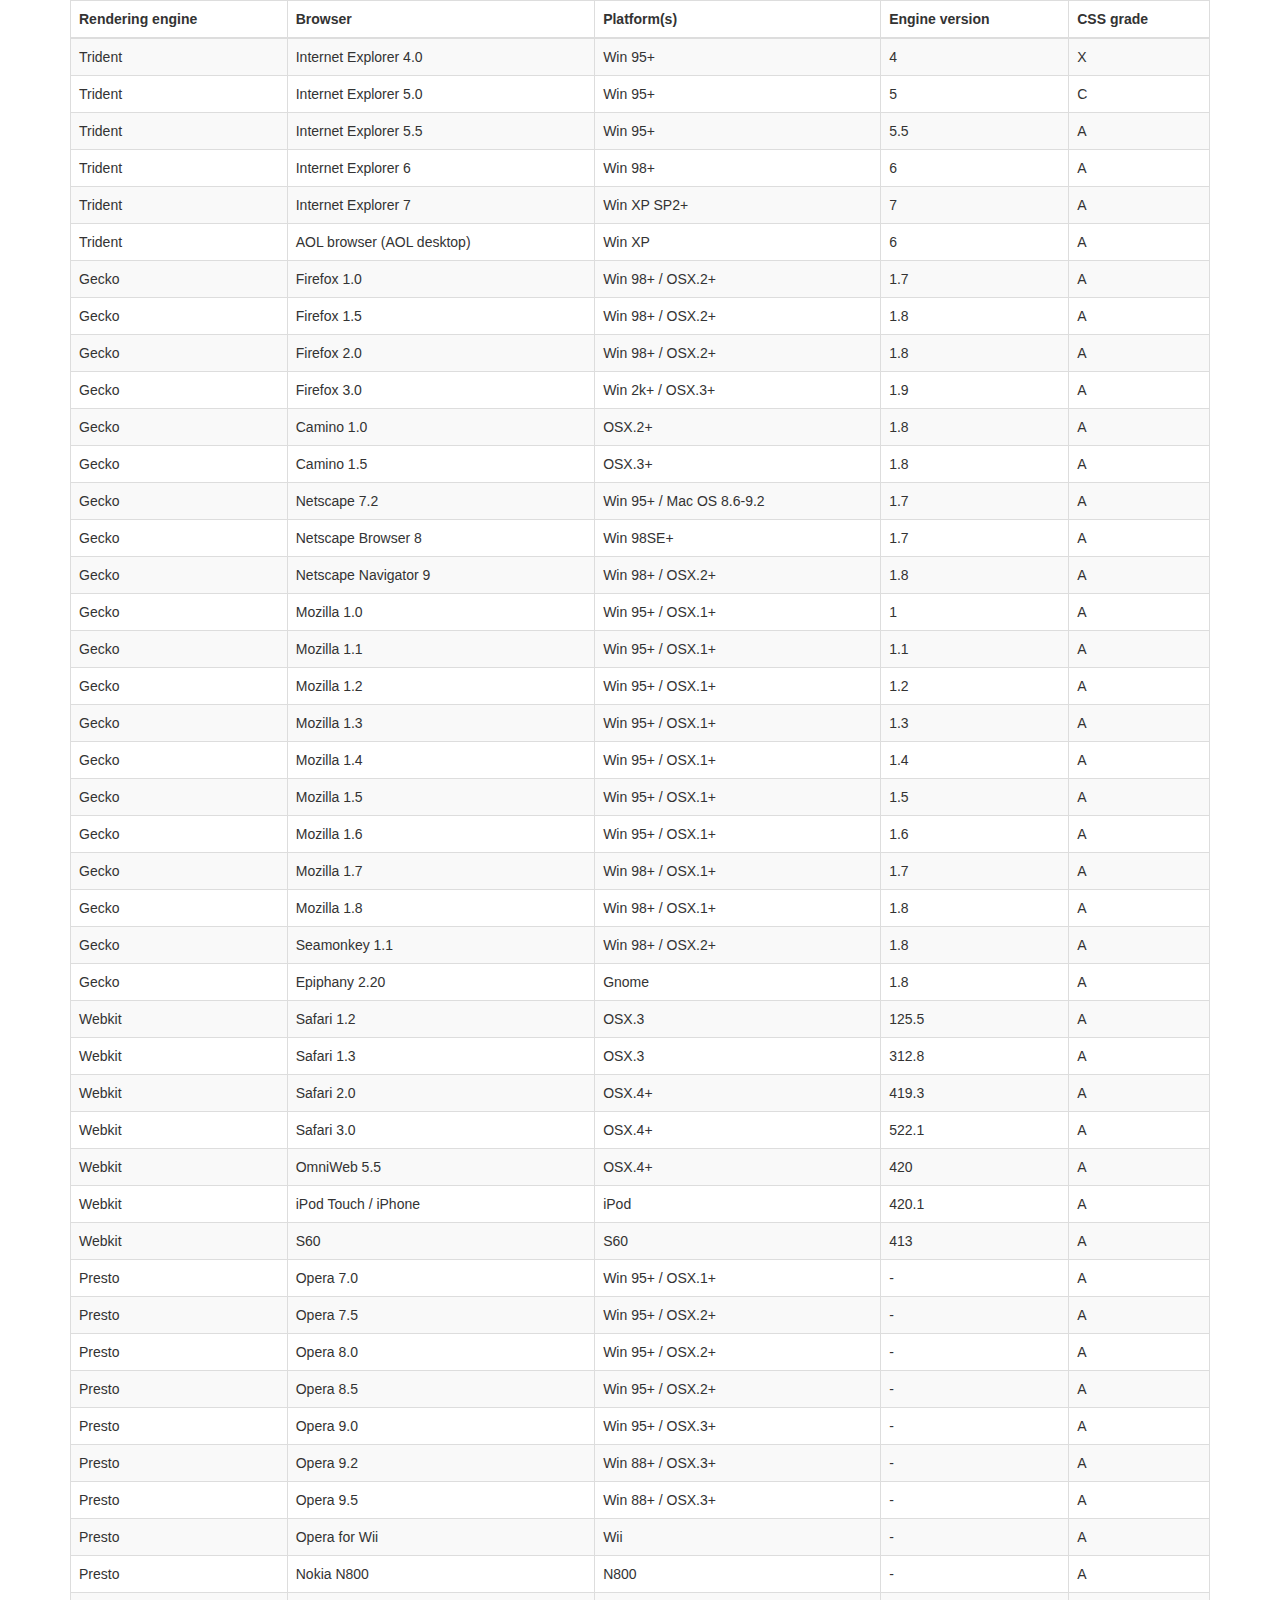
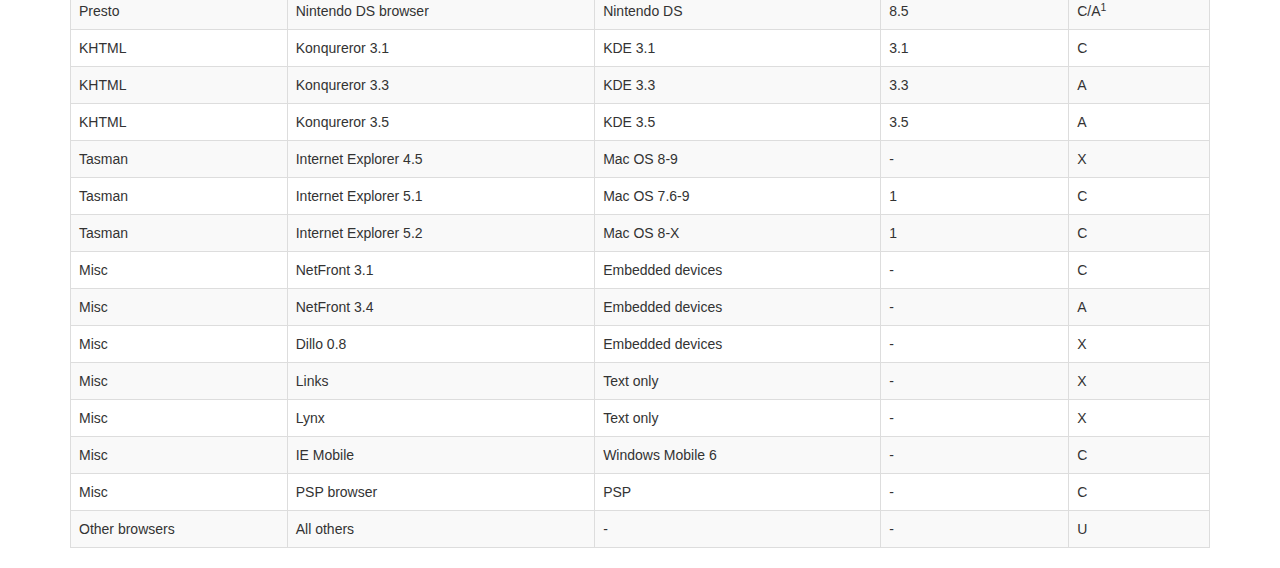
<file: web/lib/vendor/datatables-plugins/index.html>
<!DOCTYPE HTML PUBLIC "-//W3C//DTD HTML 4.01//EN" "http://www.w3.org/TR/html4/strict.dtd">
<html>
	<head>
		<meta http-equiv="content-type" content="text/html; charset=utf-8" />
		
		<title>DataTables Bootstrap 3 example</title>

		<link rel="stylesheet" type="text/css" href="//maxcdn.bootstrapcdn.com/bootstrap/3.3.0/css/bootstrap.min.css">
		<link rel="stylesheet" type="text/css" href="dataTables.bootstrap.css">

		<script type="text/javascript" language="javascript" src="//code.jquery.com/jquery-1.11.1.min.js"></script>
		<script type="text/javascript" language="javascript" src="//cdn.datatables.net/1.10.3/js/jquery.dataTables.min.js"></script>
		<script type="text/javascript" language="javascript" src="dataTables.bootstrap.js"></script>
		<script type="text/javascript" charset="utf-8">
			$(document).ready(function() {
				$('#example').dataTable();
			} );
		</script>
	</head>
	<body>
		<div class="container">
			
<table cellpadding="0" cellspacing="0" border="0" class="table table-striped table-bordered" id="example">
	<thead>
		<tr>
			<th>Rendering engine</th>
			<th>Browser</th>
			<th>Platform(s)</th>
			<th>Engine version</th>
			<th>CSS grade</th>
		</tr>
	</thead>
	<tbody>
		<tr class="odd gradeX">
			<td>Trident</td>
			<td>Internet
				 Explorer 4.0</td>
			<td>Win 95+</td>
			<td class="center"> 4</td>
			<td class="center">X</td>
		</tr>
		<tr class="even gradeC">
			<td>Trident</td>
			<td>Internet
				 Explorer 5.0</td>
			<td>Win 95+</td>
			<td class="center">5</td>
			<td class="center">C</td>
		</tr>
		<tr class="odd gradeA">
			<td>Trident</td>
			<td>Internet
				 Explorer 5.5</td>
			<td>Win 95+</td>
			<td class="center">5.5</td>
			<td class="center">A</td>
		</tr>
		<tr class="even gradeA">
			<td>Trident</td>
			<td>Internet
				 Explorer 6</td>
			<td>Win 98+</td>
			<td class="center">6</td>
			<td class="center">A</td>
		</tr>
		<tr class="odd gradeA">
			<td>Trident</td>
			<td>Internet Explorer 7</td>
			<td>Win XP SP2+</td>
			<td class="center">7</td>
			<td class="center">A</td>
		</tr>
		<tr class="even gradeA">
			<td>Trident</td>
			<td>AOL browser (AOL desktop)</td>
			<td>Win XP</td>
			<td class="center">6</td>
			<td class="center">A</td>
		</tr>
		<tr class="gradeA">
			<td>Gecko</td>
			<td>Firefox 1.0</td>
			<td>Win 98+ / OSX.2+</td>
			<td class="center">1.7</td>
			<td class="center">A</td>
		</tr>
		<tr class="gradeA">
			<td>Gecko</td>
			<td>Firefox 1.5</td>
			<td>Win 98+ / OSX.2+</td>
			<td class="center">1.8</td>
			<td class="center">A</td>
		</tr>
		<tr class="gradeA">
			<td>Gecko</td>
			<td>Firefox 2.0</td>
			<td>Win 98+ / OSX.2+</td>
			<td class="center">1.8</td>
			<td class="center">A</td>
		</tr>
		<tr class="gradeA">
			<td>Gecko</td>
			<td>Firefox 3.0</td>
			<td>Win 2k+ / OSX.3+</td>
			<td class="center">1.9</td>
			<td class="center">A</td>
		</tr>
		<tr class="gradeA">
			<td>Gecko</td>
			<td>Camino 1.0</td>
			<td>OSX.2+</td>
			<td class="center">1.8</td>
			<td class="center">A</td>
		</tr>
		<tr class="gradeA">
			<td>Gecko</td>
			<td>Camino 1.5</td>
			<td>OSX.3+</td>
			<td class="center">1.8</td>
			<td class="center">A</td>
		</tr>
		<tr class="gradeA">
			<td>Gecko</td>
			<td>Netscape 7.2</td>
			<td>Win 95+ / Mac OS 8.6-9.2</td>
			<td class="center">1.7</td>
			<td class="center">A</td>
		</tr>
		<tr class="gradeA">
			<td>Gecko</td>
			<td>Netscape Browser 8</td>
			<td>Win 98SE+</td>
			<td class="center">1.7</td>
			<td class="center">A</td>
		</tr>
		<tr class="gradeA">
			<td>Gecko</td>
			<td>Netscape Navigator 9</td>
			<td>Win 98+ / OSX.2+</td>
			<td class="center">1.8</td>
			<td class="center">A</td>
		</tr>
		<tr class="gradeA">
			<td>Gecko</td>
			<td>Mozilla 1.0</td>
			<td>Win 95+ / OSX.1+</td>
			<td class="center">1</td>
			<td class="center">A</td>
		</tr>
		<tr class="gradeA">
			<td>Gecko</td>
			<td>Mozilla 1.1</td>
			<td>Win 95+ / OSX.1+</td>
			<td class="center">1.1</td>
			<td class="center">A</td>
		</tr>
		<tr class="gradeA">
			<td>Gecko</td>
			<td>Mozilla 1.2</td>
			<td>Win 95+ / OSX.1+</td>
			<td class="center">1.2</td>
			<td class="center">A</td>
		</tr>
		<tr class="gradeA">
			<td>Gecko</td>
			<td>Mozilla 1.3</td>
			<td>Win 95+ / OSX.1+</td>
			<td class="center">1.3</td>
			<td class="center">A</td>
		</tr>
		<tr class="gradeA">
			<td>Gecko</td>
			<td>Mozilla 1.4</td>
			<td>Win 95+ / OSX.1+</td>
			<td class="center">1.4</td>
			<td class="center">A</td>
		</tr>
		<tr class="gradeA">
			<td>Gecko</td>
			<td>Mozilla 1.5</td>
			<td>Win 95+ / OSX.1+</td>
			<td class="center">1.5</td>
			<td class="center">A</td>
		</tr>
		<tr class="gradeA">
			<td>Gecko</td>
			<td>Mozilla 1.6</td>
			<td>Win 95+ / OSX.1+</td>
			<td class="center">1.6</td>
			<td class="center">A</td>
		</tr>
		<tr class="gradeA">
			<td>Gecko</td>
			<td>Mozilla 1.7</td>
			<td>Win 98+ / OSX.1+</td>
			<td class="center">1.7</td>
			<td class="center">A</td>
		</tr>
		<tr class="gradeA">
			<td>Gecko</td>
			<td>Mozilla 1.8</td>
			<td>Win 98+ / OSX.1+</td>
			<td class="center">1.8</td>
			<td class="center">A</td>
		</tr>
		<tr class="gradeA">
			<td>Gecko</td>
			<td>Seamonkey 1.1</td>
			<td>Win 98+ / OSX.2+</td>
			<td class="center">1.8</td>
			<td class="center">A</td>
		</tr>
		<tr class="gradeA">
			<td>Gecko</td>
			<td>Epiphany 2.20</td>
			<td>Gnome</td>
			<td class="center">1.8</td>
			<td class="center">A</td>
		</tr>
		<tr class="gradeA">
			<td>Webkit</td>
			<td>Safari 1.2</td>
			<td>OSX.3</td>
			<td class="center">125.5</td>
			<td class="center">A</td>
		</tr>
		<tr class="gradeA">
			<td>Webkit</td>
			<td>Safari 1.3</td>
			<td>OSX.3</td>
			<td class="center">312.8</td>
			<td class="center">A</td>
		</tr>
		<tr class="gradeA">
			<td>Webkit</td>
			<td>Safari 2.0</td>
			<td>OSX.4+</td>
			<td class="center">419.3</td>
			<td class="center">A</td>
		</tr>
		<tr class="gradeA">
			<td>Webkit</td>
			<td>Safari 3.0</td>
			<td>OSX.4+</td>
			<td class="center">522.1</td>
			<td class="center">A</td>
		</tr>
		<tr class="gradeA">
			<td>Webkit</td>
			<td>OmniWeb 5.5</td>
			<td>OSX.4+</td>
			<td class="center">420</td>
			<td class="center">A</td>
		</tr>
		<tr class="gradeA">
			<td>Webkit</td>
			<td>iPod Touch / iPhone</td>
			<td>iPod</td>
			<td class="center">420.1</td>
			<td class="center">A</td>
		</tr>
		<tr class="gradeA">
			<td>Webkit</td>
			<td>S60</td>
			<td>S60</td>
			<td class="center">413</td>
			<td class="center">A</td>
		</tr>
		<tr class="gradeA">
			<td>Presto</td>
			<td>Opera 7.0</td>
			<td>Win 95+ / OSX.1+</td>
			<td class="center">-</td>
			<td class="center">A</td>
		</tr>
		<tr class="gradeA">
			<td>Presto</td>
			<td>Opera 7.5</td>
			<td>Win 95+ / OSX.2+</td>
			<td class="center">-</td>
			<td class="center">A</td>
		</tr>
		<tr class="gradeA">
			<td>Presto</td>
			<td>Opera 8.0</td>
			<td>Win 95+ / OSX.2+</td>
			<td class="center">-</td>
			<td class="center">A</td>
		</tr>
		<tr class="gradeA">
			<td>Presto</td>
			<td>Opera 8.5</td>
			<td>Win 95+ / OSX.2+</td>
			<td class="center">-</td>
			<td class="center">A</td>
		</tr>
		<tr class="gradeA">
			<td>Presto</td>
			<td>Opera 9.0</td>
			<td>Win 95+ / OSX.3+</td>
			<td class="center">-</td>
			<td class="center">A</td>
		</tr>
		<tr class="gradeA">
			<td>Presto</td>
			<td>Opera 9.2</td>
			<td>Win 88+ / OSX.3+</td>
			<td class="center">-</td>
			<td class="center">A</td>
		</tr>
		<tr class="gradeA">
			<td>Presto</td>
			<td>Opera 9.5</td>
			<td>Win 88+ / OSX.3+</td>
			<td class="center">-</td>
			<td class="center">A</td>
		</tr>
		<tr class="gradeA">
			<td>Presto</td>
			<td>Opera for Wii</td>
			<td>Wii</td>
			<td class="center">-</td>
			<td class="center">A</td>
		</tr>
		<tr class="gradeA">
			<td>Presto</td>
			<td>Nokia N800</td>
			<td>N800</td>
			<td class="center">-</td>
			<td class="center">A</td>
		</tr>
		<tr class="gradeA">
			<td>Presto</td>
			<td>Nintendo DS browser</td>
			<td>Nintendo DS</td>
			<td class="center">8.5</td>
			<td class="center">C/A<sup>1</sup></td>
		</tr>
		<tr class="gradeC">
			<td>KHTML</td>
			<td>Konqureror 3.1</td>
			<td>KDE 3.1</td>
			<td class="center">3.1</td>
			<td class="center">C</td>
		</tr>
		<tr class="gradeA">
			<td>KHTML</td>
			<td>Konqureror 3.3</td>
			<td>KDE 3.3</td>
			<td class="center">3.3</td>
			<td class="center">A</td>
		</tr>
		<tr class="gradeA">
			<td>KHTML</td>
			<td>Konqureror 3.5</td>
			<td>KDE 3.5</td>
			<td class="center">3.5</td>
			<td class="center">A</td>
		</tr>
		<tr class="gradeX">
			<td>Tasman</td>
			<td>Internet Explorer 4.5</td>
			<td>Mac OS 8-9</td>
			<td class="center">-</td>
			<td class="center">X</td>
		</tr>
		<tr class="gradeC">
			<td>Tasman</td>
			<td>Internet Explorer 5.1</td>
			<td>Mac OS 7.6-9</td>
			<td class="center">1</td>
			<td class="center">C</td>
		</tr>
		<tr class="gradeC">
			<td>Tasman</td>
			<td>Internet Explorer 5.2</td>
			<td>Mac OS 8-X</td>
			<td class="center">1</td>
			<td class="center">C</td>
		</tr>
		<tr class="gradeA">
			<td>Misc</td>
			<td>NetFront 3.1</td>
			<td>Embedded devices</td>
			<td class="center">-</td>
			<td class="center">C</td>
		</tr>
		<tr class="gradeA">
			<td>Misc</td>
			<td>NetFront 3.4</td>
			<td>Embedded devices</td>
			<td class="center">-</td>
			<td class="center">A</td>
		</tr>
		<tr class="gradeX">
			<td>Misc</td>
			<td>Dillo 0.8</td>
			<td>Embedded devices</td>
			<td class="center">-</td>
			<td class="center">X</td>
		</tr>
		<tr class="gradeX">
			<td>Misc</td>
			<td>Links</td>
			<td>Text only</td>
			<td class="center">-</td>
			<td class="center">X</td>
		</tr>
		<tr class="gradeX">
			<td>Misc</td>
			<td>Lynx</td>
			<td>Text only</td>
			<td class="center">-</td>
			<td class="center">X</td>
		</tr>
		<tr class="gradeC">
			<td>Misc</td>
			<td>IE Mobile</td>
			<td>Windows Mobile 6</td>
			<td class="center">-</td>
			<td class="center">C</td>
		</tr>
		<tr class="gradeC">
			<td>Misc</td>
			<td>PSP browser</td>
			<td>PSP</td>
			<td class="center">-</td>
			<td class="center">C</td>
		</tr>
		<tr class="gradeU">
			<td>Other browsers</td>
			<td>All others</td>
			<td>-</td>
			<td class="center">-</td>
			<td class="center">U</td>
		</tr>
	</tbody>
</table>
			
		</div>
	</body>
</html>
</file>
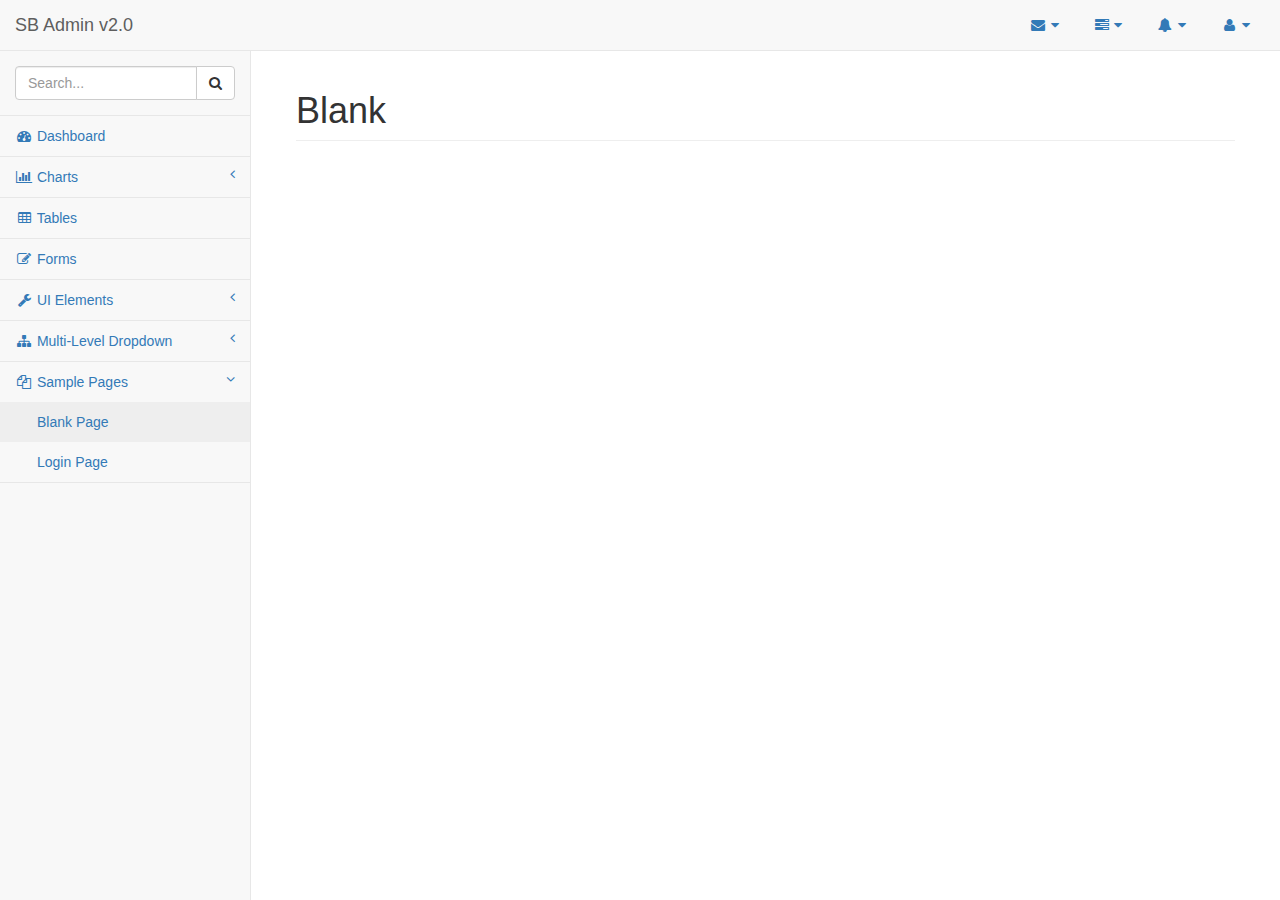
<file: web/lib/pages/blank.html>
<!DOCTYPE html>
<html lang="en">

<head>

    <meta charset="utf-8">
    <meta http-equiv="X-UA-Compatible" content="IE=edge">
    <meta name="viewport" content="width=device-width, initial-scale=1">
    <meta name="description" content="">
    <meta name="author" content="">

    <title>SB Admin 2 - Bootstrap Admin Theme</title>

    <!-- Bootstrap Core CSS -->
    <link href="../vendor/bootstrap/css/bootstrap.min.css" rel="stylesheet">

    <!-- MetisMenu CSS -->
    <link href="../vendor/metisMenu/metisMenu.min.css" rel="stylesheet">

    <!-- Custom CSS -->
    <link href="../dist/css/sb-admin-2.css" rel="stylesheet">

    <!-- Custom Fonts -->
    <link href="../vendor/font-awesome/css/font-awesome.min.css" rel="stylesheet" type="text/css">

    <!-- HTML5 Shim and Respond.js IE8 support of HTML5 elements and media queries -->
    <!-- WARNING: Respond.js doesn't work if you view the page via file:// -->
    <!--[if lt IE 9]>
        <script src="https://oss.maxcdn.com/libs/html5shiv/3.7.0/html5shiv.js"></script>
        <script src="https://oss.maxcdn.com/libs/respond.js/1.4.2/respond.min.js"></script>
    <![endif]-->

</head>

<body>

    <div id="wrapper">

        <!-- Navigation -->
        <nav class="navbar navbar-default navbar-static-top" role="navigation" style="margin-bottom: 0">
            <div class="navbar-header">
                <button type="button" class="navbar-toggle" data-toggle="collapse" data-target=".navbar-collapse">
                    <span class="sr-only">Toggle navigation</span>
                    <span class="icon-bar"></span>
                    <span class="icon-bar"></span>
                    <span class="icon-bar"></span>
                </button>
                <a class="navbar-brand" href="index.html">SB Admin v2.0</a>
            </div>
            <!-- /.navbar-header -->

            <ul class="nav navbar-top-links navbar-right">
                <li class="dropdown">
                    <a class="dropdown-toggle" data-toggle="dropdown" href="#">
                        <i class="fa fa-envelope fa-fw"></i> <i class="fa fa-caret-down"></i>
                    </a>
                    <ul class="dropdown-menu dropdown-messages">
                        <li>
                            <a href="#">
                                <div>
                                    <strong>John Smith</strong>
                                    <span class="pull-right text-muted">
                                        <em>Yesterday</em>
                                    </span>
                                </div>
                                <div>Lorem ipsum dolor sit amet, consectetur adipiscing elit. Pellentesque eleifend...</div>
                            </a>
                        </li>
                        <li class="divider"></li>
                        <li>
                            <a href="#">
                                <div>
                                    <strong>John Smith</strong>
                                    <span class="pull-right text-muted">
                                        <em>Yesterday</em>
                                    </span>
                                </div>
                                <div>Lorem ipsum dolor sit amet, consectetur adipiscing elit. Pellentesque eleifend...</div>
                            </a>
                        </li>
                        <li class="divider"></li>
                        <li>
                            <a href="#">
                                <div>
                                    <strong>John Smith</strong>
                                    <span class="pull-right text-muted">
                                        <em>Yesterday</em>
                                    </span>
                                </div>
                                <div>Lorem ipsum dolor sit amet, consectetur adipiscing elit. Pellentesque eleifend...</div>
                            </a>
                        </li>
                        <li class="divider"></li>
                        <li>
                            <a class="text-center" href="#">
                                <strong>Read All Messages</strong>
                                <i class="fa fa-angle-right"></i>
                            </a>
                        </li>
                    </ul>
                    <!-- /.dropdown-messages -->
                </li>
                <!-- /.dropdown -->
                <li class="dropdown">
                    <a class="dropdown-toggle" data-toggle="dropdown" href="#">
                        <i class="fa fa-tasks fa-fw"></i> <i class="fa fa-caret-down"></i>
                    </a>
                    <ul class="dropdown-menu dropdown-tasks">
                        <li>
                            <a href="#">
                                <div>
                                    <p>
                                        <strong>Task 1</strong>
                                        <span class="pull-right text-muted">40% Complete</span>
                                    </p>
                                    <div class="progress progress-striped active">
                                        <div class="progress-bar progress-bar-success" role="progressbar" aria-valuenow="40" aria-valuemin="0" aria-valuemax="100" style="width: 40%">
                                            <span class="sr-only">40% Complete (success)</span>
                                        </div>
                                    </div>
                                </div>
                            </a>
                        </li>
                        <li class="divider"></li>
                        <li>
                            <a href="#">
                                <div>
                                    <p>
                                        <strong>Task 2</strong>
                                        <span class="pull-right text-muted">20% Complete</span>
                                    </p>
                                    <div class="progress progress-striped active">
                                        <div class="progress-bar progress-bar-info" role="progressbar" aria-valuenow="20" aria-valuemin="0" aria-valuemax="100" style="width: 20%">
                                            <span class="sr-only">20% Complete</span>
                                        </div>
                                    </div>
                                </div>
                            </a>
                        </li>
                        <li class="divider"></li>
                        <li>
                            <a href="#">
                                <div>
                                    <p>
                                        <strong>Task 3</strong>
                                        <span class="pull-right text-muted">60% Complete</span>
                                    </p>
                                    <div class="progress progress-striped active">
                                        <div class="progress-bar progress-bar-warning" role="progressbar" aria-valuenow="60" aria-valuemin="0" aria-valuemax="100" style="width: 60%">
                                            <span class="sr-only">60% Complete (warning)</span>
                                        </div>
                                    </div>
                                </div>
                            </a>
                        </li>
                        <li class="divider"></li>
                        <li>
                            <a href="#">
                                <div>
                                    <p>
                                        <strong>Task 4</strong>
                                        <span class="pull-right text-muted">80% Complete</span>
                                    </p>
                                    <div class="progress progress-striped active">
                                        <div class="progress-bar progress-bar-danger" role="progressbar" aria-valuenow="80" aria-valuemin="0" aria-valuemax="100" style="width: 80%">
                                            <span class="sr-only">80% Complete (danger)</span>
                                        </div>
                                    </div>
                                </div>
                            </a>
                        </li>
                        <li class="divider"></li>
                        <li>
                            <a class="text-center" href="#">
                                <strong>See All Tasks</strong>
                                <i class="fa fa-angle-right"></i>
                            </a>
                        </li>
                    </ul>
                    <!-- /.dropdown-tasks -->
                </li>
                <!-- /.dropdown -->
                <li class="dropdown">
                    <a class="dropdown-toggle" data-toggle="dropdown" href="#">
                        <i class="fa fa-bell fa-fw"></i> <i class="fa fa-caret-down"></i>
                    </a>
                    <ul class="dropdown-menu dropdown-alerts">
                        <li>
                            <a href="#">
                                <div>
                                    <i class="fa fa-comment fa-fw"></i> New Comment
                                    <span class="pull-right text-muted small">4 minutes ago</span>
                                </div>
                            </a>
                        </li>
                        <li class="divider"></li>
                        <li>
                            <a href="#">
                                <div>
                                    <i class="fa fa-twitter fa-fw"></i> 3 New Followers
                                    <span class="pull-right text-muted small">12 minutes ago</span>
                                </div>
                            </a>
                        </li>
                        <li class="divider"></li>
                        <li>
                            <a href="#">
                                <div>
                                    <i class="fa fa-envelope fa-fw"></i> Message Sent
                                    <span class="pull-right text-muted small">4 minutes ago</span>
                                </div>
                            </a>
                        </li>
                        <li class="divider"></li>
                        <li>
                            <a href="#">
                                <div>
                                    <i class="fa fa-tasks fa-fw"></i> New Task
                                    <span class="pull-right text-muted small">4 minutes ago</span>
                                </div>
                            </a>
                        </li>
                        <li class="divider"></li>
                        <li>
                            <a href="#">
                                <div>
                                    <i class="fa fa-upload fa-fw"></i> Server Rebooted
                                    <span class="pull-right text-muted small">4 minutes ago</span>
                                </div>
                            </a>
                        </li>
                        <li class="divider"></li>
                        <li>
                            <a class="text-center" href="#">
                                <strong>See All Alerts</strong>
                                <i class="fa fa-angle-right"></i>
                            </a>
                        </li>
                    </ul>
                    <!-- /.dropdown-alerts -->
                </li>
                <!-- /.dropdown -->
                <li class="dropdown">
                    <a class="dropdown-toggle" data-toggle="dropdown" href="#">
                        <i class="fa fa-user fa-fw"></i> <i class="fa fa-caret-down"></i>
                    </a>
                    <ul class="dropdown-menu dropdown-user">
                        <li><a href="#"><i class="fa fa-user fa-fw"></i> User Profile</a>
                        </li>
                        <li><a href="#"><i class="fa fa-gear fa-fw"></i> Settings</a>
                        </li>
                        <li class="divider"></li>
                        <li><a href="login.html"><i class="fa fa-sign-out fa-fw"></i> Logout</a>
                        </li>
                    </ul>
                    <!-- /.dropdown-user -->
                </li>
                <!-- /.dropdown -->
            </ul>
            <!-- /.navbar-top-links -->

            <div class="navbar-default sidebar" role="navigation">
                <div class="sidebar-nav navbar-collapse">
                    <ul class="nav" id="side-menu">
                        <li class="sidebar-search">
                            <div class="input-group custom-search-form">
                                <input type="text" class="form-control" placeholder="Search...">
                                <span class="input-group-btn">
                                    <button class="btn btn-default" type="button">
                                        <i class="fa fa-search"></i>
                                    </button>
                                </span>
                            </div>
                            <!-- /input-group -->
                        </li>
                        <li>
                            <a href="index.html"><i class="fa fa-dashboard fa-fw"></i> Dashboard</a>
                        </li>
                        <li>
                            <a href="#"><i class="fa fa-bar-chart-o fa-fw"></i> Charts<span class="fa arrow"></span></a>
                            <ul class="nav nav-second-level">
                                <li>
                                    <a href="flot.html">Flot Charts</a>
                                </li>
                                <li>
                                    <a href="morris.html">Morris.js Charts</a>
                                </li>
                            </ul>
                            <!-- /.nav-second-level -->
                        </li>
                        <li>
                            <a href="tables.html"><i class="fa fa-table fa-fw"></i> Tables</a>
                        </li>
                        <li>
                            <a href="forms.html"><i class="fa fa-edit fa-fw"></i> Forms</a>
                        </li>
                        <li>
                            <a href="#"><i class="fa fa-wrench fa-fw"></i> UI Elements<span class="fa arrow"></span></a>
                            <ul class="nav nav-second-level">
                                <li>
                                    <a href="panels-wells.html">Panels and Wells</a>
                                </li>
                                <li>
                                    <a href="buttons.html">Buttons</a>
                                </li>
                                <li>
                                    <a href="notifications.html">Notifications</a>
                                </li>
                                <li>
                                    <a href="typography.html">Typography</a>
                                </li>
                                <li>
                                    <a href="icons.html"> Icons</a>
                                </li>
                                <li>
                                    <a href="grid.html">Grid</a>
                                </li>
                            </ul>
                            <!-- /.nav-second-level -->
                        </li>
                        <li>
                            <a href="#"><i class="fa fa-sitemap fa-fw"></i> Multi-Level Dropdown<span class="fa arrow"></span></a>
                            <ul class="nav nav-second-level">
                                <li>
                                    <a href="#">Second Level Item</a>
                                </li>
                                <li>
                                    <a href="#">Second Level Item</a>
                                </li>
                                <li>
                                    <a href="#">Third Level <span class="fa arrow"></span></a>
                                    <ul class="nav nav-third-level">
                                        <li>
                                            <a href="#">Third Level Item</a>
                                        </li>
                                        <li>
                                            <a href="#">Third Level Item</a>
                                        </li>
                                        <li>
                                            <a href="#">Third Level Item</a>
                                        </li>
                                        <li>
                                            <a href="#">Third Level Item</a>
                                        </li>
                                    </ul>
                                    <!-- /.nav-third-level -->
                                </li>
                            </ul>
                            <!-- /.nav-second-level -->
                        </li>
                        <li class="active">
                            <a href="#"><i class="fa fa-files-o fa-fw"></i> Sample Pages<span class="fa arrow"></span></a>
                            <ul class="nav nav-second-level">
                                <li>
                                    <a class="active" href="blank.html">Blank Page</a>
                                </li>
                                <li>
                                    <a href="login.html">Login Page</a>
                                </li>
                            </ul>
                            <!-- /.nav-second-level -->
                        </li>
                    </ul>
                </div>
                <!-- /.sidebar-collapse -->
            </div>
            <!-- /.navbar-static-side -->
        </nav>

        <!-- Page Content -->
        <div id="page-wrapper">
            <div class="container-fluid">
                <div class="row">
                    <div class="col-lg-12">
                        <h1 class="page-header">Blank</h1>
                    </div>
                    <!-- /.col-lg-12 -->
                </div>
                <!-- /.row -->
            </div>
            <!-- /.container-fluid -->
        </div>
        <!-- /#page-wrapper -->

    </div>
    <!-- /#wrapper -->

    <!-- jQuery -->
    <script src="../vendor/jquery/jquery.min.js"></script>

    <!-- Bootstrap Core JavaScript -->
    <script src="../vendor/bootstrap/js/bootstrap.min.js"></script>

    <!-- Metis Menu Plugin JavaScript -->
    <script src="../vendor/metisMenu/metisMenu.min.js"></script>

    <!-- Custom Theme JavaScript -->
    <script src="../dist/js/sb-admin-2.js"></script>

</body>

</html>
</file>
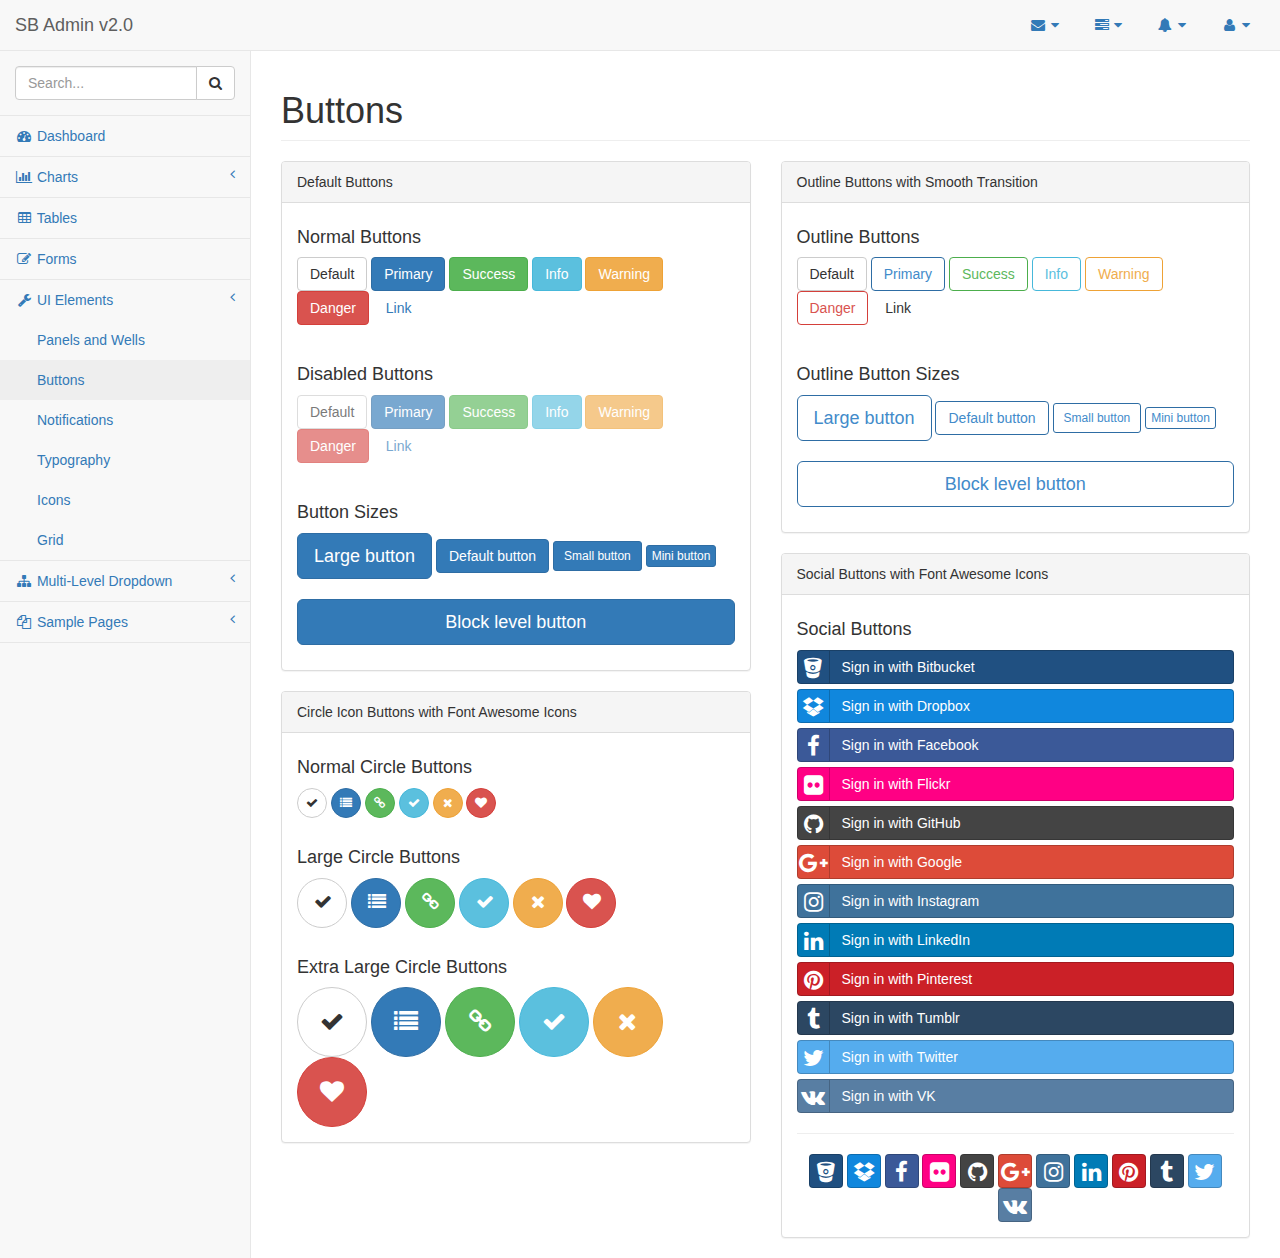
<file: web/lib/pages/buttons.html>
<!DOCTYPE html>
<html lang="en">

<head>

    <meta charset="utf-8">
    <meta http-equiv="X-UA-Compatible" content="IE=edge">
    <meta name="viewport" content="width=device-width, initial-scale=1">
    <meta name="description" content="">
    <meta name="author" content="">

    <title>SB Admin 2 - Bootstrap Admin Theme</title>

    <!-- Bootstrap Core CSS -->
    <link href="../vendor/bootstrap/css/bootstrap.min.css" rel="stylesheet">

    <!-- MetisMenu CSS -->
    <link href="../vendor/metisMenu/metisMenu.min.css" rel="stylesheet">

    <!-- Social Buttons CSS -->
    <link href="../vendor/bootstrap-social/bootstrap-social.css" rel="stylesheet">

    <!-- Custom CSS -->
    <link href="../dist/css/sb-admin-2.css" rel="stylesheet">

    <!-- Custom Fonts -->
    <link href="../vendor/font-awesome/css/font-awesome.min.css" rel="stylesheet" type="text/css">

    <!-- HTML5 Shim and Respond.js IE8 support of HTML5 elements and media queries -->
    <!-- WARNING: Respond.js doesn't work if you view the page via file:// -->
    <!--[if lt IE 9]>
        <script src="https://oss.maxcdn.com/libs/html5shiv/3.7.0/html5shiv.js"></script>
        <script src="https://oss.maxcdn.com/libs/respond.js/1.4.2/respond.min.js"></script>
    <![endif]-->

</head>

<body>

    <div id="wrapper">

        <!-- Navigation -->
        <nav class="navbar navbar-default navbar-static-top" role="navigation" style="margin-bottom: 0">
            <div class="navbar-header">
                <button type="button" class="navbar-toggle" data-toggle="collapse" data-target=".navbar-collapse">
                    <span class="sr-only">Toggle navigation</span>
                    <span class="icon-bar"></span>
                    <span class="icon-bar"></span>
                    <span class="icon-bar"></span>
                </button>
                <a class="navbar-brand" href="index.html">SB Admin v2.0</a>
            </div>
            <!-- /.navbar-header -->

            <ul class="nav navbar-top-links navbar-right">
                <li class="dropdown">
                    <a class="dropdown-toggle" data-toggle="dropdown" href="#">
                        <i class="fa fa-envelope fa-fw"></i> <i class="fa fa-caret-down"></i>
                    </a>
                    <ul class="dropdown-menu dropdown-messages">
                        <li>
                            <a href="#">
                                <div>
                                    <strong>John Smith</strong>
                                    <span class="pull-right text-muted">
                                        <em>Yesterday</em>
                                    </span>
                                </div>
                                <div>Lorem ipsum dolor sit amet, consectetur adipiscing elit. Pellentesque eleifend...</div>
                            </a>
                        </li>
                        <li class="divider"></li>
                        <li>
                            <a href="#">
                                <div>
                                    <strong>John Smith</strong>
                                    <span class="pull-right text-muted">
                                        <em>Yesterday</em>
                                    </span>
                                </div>
                                <div>Lorem ipsum dolor sit amet, consectetur adipiscing elit. Pellentesque eleifend...</div>
                            </a>
                        </li>
                        <li class="divider"></li>
                        <li>
                            <a href="#">
                                <div>
                                    <strong>John Smith</strong>
                                    <span class="pull-right text-muted">
                                        <em>Yesterday</em>
                                    </span>
                                </div>
                                <div>Lorem ipsum dolor sit amet, consectetur adipiscing elit. Pellentesque eleifend...</div>
                            </a>
                        </li>
                        <li class="divider"></li>
                        <li>
                            <a class="text-center" href="#">
                                <strong>Read All Messages</strong>
                                <i class="fa fa-angle-right"></i>
                            </a>
                        </li>
                    </ul>
                    <!-- /.dropdown-messages -->
                </li>
                <!-- /.dropdown -->
                <li class="dropdown">
                    <a class="dropdown-toggle" data-toggle="dropdown" href="#">
                        <i class="fa fa-tasks fa-fw"></i> <i class="fa fa-caret-down"></i>
                    </a>
                    <ul class="dropdown-menu dropdown-tasks">
                        <li>
                            <a href="#">
                                <div>
                                    <p>
                                        <strong>Task 1</strong>
                                        <span class="pull-right text-muted">40% Complete</span>
                                    </p>
                                    <div class="progress progress-striped active">
                                        <div class="progress-bar progress-bar-success" role="progressbar" aria-valuenow="40" aria-valuemin="0" aria-valuemax="100" style="width: 40%">
                                            <span class="sr-only">40% Complete (success)</span>
                                        </div>
                                    </div>
                                </div>
                            </a>
                        </li>
                        <li class="divider"></li>
                        <li>
                            <a href="#">
                                <div>
                                    <p>
                                        <strong>Task 2</strong>
                                        <span class="pull-right text-muted">20% Complete</span>
                                    </p>
                                    <div class="progress progress-striped active">
                                        <div class="progress-bar progress-bar-info" role="progressbar" aria-valuenow="20" aria-valuemin="0" aria-valuemax="100" style="width: 20%">
                                            <span class="sr-only">20% Complete</span>
                                        </div>
                                    </div>
                                </div>
                            </a>
                        </li>
                        <li class="divider"></li>
                        <li>
                            <a href="#">
                                <div>
                                    <p>
                                        <strong>Task 3</strong>
                                        <span class="pull-right text-muted">60% Complete</span>
                                    </p>
                                    <div class="progress progress-striped active">
                                        <div class="progress-bar progress-bar-warning" role="progressbar" aria-valuenow="60" aria-valuemin="0" aria-valuemax="100" style="width: 60%">
                                            <span class="sr-only">60% Complete (warning)</span>
                                        </div>
                                    </div>
                                </div>
                            </a>
                        </li>
                        <li class="divider"></li>
                        <li>
                            <a href="#">
                                <div>
                                    <p>
                                        <strong>Task 4</strong>
                                        <span class="pull-right text-muted">80% Complete</span>
                                    </p>
                                    <div class="progress progress-striped active">
                                        <div class="progress-bar progress-bar-danger" role="progressbar" aria-valuenow="80" aria-valuemin="0" aria-valuemax="100" style="width: 80%">
                                            <span class="sr-only">80% Complete (danger)</span>
                                        </div>
                                    </div>
                                </div>
                            </a>
                        </li>
                        <li class="divider"></li>
                        <li>
                            <a class="text-center" href="#">
                                <strong>See All Tasks</strong>
                                <i class="fa fa-angle-right"></i>
                            </a>
                        </li>
                    </ul>
                    <!-- /.dropdown-tasks -->
                </li>
                <!-- /.dropdown -->
                <li class="dropdown">
                    <a class="dropdown-toggle" data-toggle="dropdown" href="#">
                        <i class="fa fa-bell fa-fw"></i> <i class="fa fa-caret-down"></i>
                    </a>
                    <ul class="dropdown-menu dropdown-alerts">
                        <li>
                            <a href="#">
                                <div>
                                    <i class="fa fa-comment fa-fw"></i> New Comment
                                    <span class="pull-right text-muted small">4 minutes ago</span>
                                </div>
                            </a>
                        </li>
                        <li class="divider"></li>
                        <li>
                            <a href="#">
                                <div>
                                    <i class="fa fa-twitter fa-fw"></i> 3 New Followers
                                    <span class="pull-right text-muted small">12 minutes ago</span>
                                </div>
                            </a>
                        </li>
                        <li class="divider"></li>
                        <li>
                            <a href="#">
                                <div>
                                    <i class="fa fa-envelope fa-fw"></i> Message Sent
                                    <span class="pull-right text-muted small">4 minutes ago</span>
                                </div>
                            </a>
                        </li>
                        <li class="divider"></li>
                        <li>
                            <a href="#">
                                <div>
                                    <i class="fa fa-tasks fa-fw"></i> New Task
                                    <span class="pull-right text-muted small">4 minutes ago</span>
                                </div>
                            </a>
                        </li>
                        <li class="divider"></li>
                        <li>
                            <a href="#">
                                <div>
                                    <i class="fa fa-upload fa-fw"></i> Server Rebooted
                                    <span class="pull-right text-muted small">4 minutes ago</span>
                                </div>
                            </a>
                        </li>
                        <li class="divider"></li>
                        <li>
                            <a class="text-center" href="#">
                                <strong>See All Alerts</strong>
                                <i class="fa fa-angle-right"></i>
                            </a>
                        </li>
                    </ul>
                    <!-- /.dropdown-alerts -->
                </li>
                <!-- /.dropdown -->
                <li class="dropdown">
                    <a class="dropdown-toggle" data-toggle="dropdown" href="#">
                        <i class="fa fa-user fa-fw"></i> <i class="fa fa-caret-down"></i>
                    </a>
                    <ul class="dropdown-menu dropdown-user">
                        <li><a href="#"><i class="fa fa-user fa-fw"></i> User Profile</a>
                        </li>
                        <li><a href="#"><i class="fa fa-gear fa-fw"></i> Settings</a>
                        </li>
                        <li class="divider"></li>
                        <li><a href="login.html"><i class="fa fa-sign-out fa-fw"></i> Logout</a>
                        </li>
                    </ul>
                    <!-- /.dropdown-user -->
                </li>
                <!-- /.dropdown -->
            </ul>
            <!-- /.navbar-top-links -->

            <div class="navbar-default sidebar" role="navigation">
                <div class="sidebar-nav navbar-collapse">
                    <ul class="nav" id="side-menu">
                        <li class="sidebar-search">
                            <div class="input-group custom-search-form">
                                <input type="text" class="form-control" placeholder="Search...">
                                <span class="input-group-btn">
                                <button class="btn btn-default" type="button">
                                    <i class="fa fa-search"></i>
                                </button>
                            </span>
                            </div>
                            <!-- /input-group -->
                        </li>
                        <li>
                            <a href="index.html"><i class="fa fa-dashboard fa-fw"></i> Dashboard</a>
                        </li>
                        <li>
                            <a href="#"><i class="fa fa-bar-chart-o fa-fw"></i> Charts<span class="fa arrow"></span></a>
                            <ul class="nav nav-second-level">
                                <li>
                                    <a href="flot.html">Flot Charts</a>
                                </li>
                                <li>
                                    <a href="morris.html">Morris.js Charts</a>
                                </li>
                            </ul>
                            <!-- /.nav-second-level -->
                        </li>
                        <li>
                            <a href="tables.html"><i class="fa fa-table fa-fw"></i> Tables</a>
                        </li>
                        <li>
                            <a href="forms.html"><i class="fa fa-edit fa-fw"></i> Forms</a>
                        </li>
                        <li>
                            <a href="#"><i class="fa fa-wrench fa-fw"></i> UI Elements<span class="fa arrow"></span></a>
                            <ul class="nav nav-second-level">
                                <li>
                                    <a href="panels-wells.html">Panels and Wells</a>
                                </li>
                                <li>
                                    <a href="buttons.html">Buttons</a>
                                </li>
                                <li>
                                    <a href="notifications.html">Notifications</a>
                                </li>
                                <li>
                                    <a href="typography.html">Typography</a>
                                </li>
                                <li>
                                    <a href="icons.html"> Icons</a>
                                </li>
                                <li>
                                    <a href="grid.html">Grid</a>
                                </li>
                            </ul>
                            <!-- /.nav-second-level -->
                        </li>
                        <li>
                            <a href="#"><i class="fa fa-sitemap fa-fw"></i> Multi-Level Dropdown<span class="fa arrow"></span></a>
                            <ul class="nav nav-second-level">
                                <li>
                                    <a href="#">Second Level Item</a>
                                </li>
                                <li>
                                    <a href="#">Second Level Item</a>
                                </li>
                                <li>
                                    <a href="#">Third Level <span class="fa arrow"></span></a>
                                    <ul class="nav nav-third-level">
                                        <li>
                                            <a href="#">Third Level Item</a>
                                        </li>
                                        <li>
                                            <a href="#">Third Level Item</a>
                                        </li>
                                        <li>
                                            <a href="#">Third Level Item</a>
                                        </li>
                                        <li>
                                            <a href="#">Third Level Item</a>
                                        </li>
                                    </ul>
                                    <!-- /.nav-third-level -->
                                </li>
                            </ul>
                            <!-- /.nav-second-level -->
                        </li>
                        <li>
                            <a href="#"><i class="fa fa-files-o fa-fw"></i> Sample Pages<span class="fa arrow"></span></a>
                            <ul class="nav nav-second-level">
                                <li>
                                    <a href="blank.html">Blank Page</a>
                                </li>
                                <li>
                                    <a href="login.html">Login Page</a>
                                </li>
                            </ul>
                            <!-- /.nav-second-level -->
                        </li>
                    </ul>
                </div>
                <!-- /.sidebar-collapse -->
            </div>
            <!-- /.navbar-static-side -->
        </nav>

        <!-- Page Content -->
        <div id="page-wrapper">
            <div class="row">
                <div class="col-lg-12">
                    <h1 class="page-header">Buttons</h1>
                </div>
                <!-- /.col-lg-12 -->
            </div>
            <!-- /.row -->
            <div class="row">
                <div class="col-lg-6">
                    <div class="panel panel-default">
                        <div class="panel-heading">
                            Default Buttons
                        </div>
                        <!-- /.panel-heading -->
                        <div class="panel-body">
                            <h4>Normal Buttons</h4>
                            <p>
                                <button type="button" class="btn btn-default">Default</button>
                                <button type="button" class="btn btn-primary">Primary</button>
                                <button type="button" class="btn btn-success">Success</button>
                                <button type="button" class="btn btn-info">Info</button>
                                <button type="button" class="btn btn-warning">Warning</button>
                                <button type="button" class="btn btn-danger">Danger</button>
                                <button type="button" class="btn btn-link">Link</button>
                            </p>
                            <br>
                            <h4>Disabled Buttons</h4>
                            <p>
                                <button type="button" class="btn btn-default disabled">Default</button>
                                <button type="button" class="btn btn-primary disabled">Primary</button>
                                <button type="button" class="btn btn-success disabled">Success</button>
                                <button type="button" class="btn btn-info disabled">Info</button>
                                <button type="button" class="btn btn-warning disabled">Warning</button>
                                <button type="button" class="btn btn-danger disabled">Danger</button>
                                <button type="button" class="btn btn-link disabled">Link</button>
                            </p>
                            <br>
                            <h4>Button Sizes</h4>
                            <p>
                                <button type="button" class="btn btn-primary btn-lg">Large button</button>
                                <button type="button" class="btn btn-primary">Default button</button>
                                <button type="button" class="btn btn-primary btn-sm">Small button</button>
                                <button type="button" class="btn btn-primary btn-xs">Mini button</button>
                                <br>
                                <br>
                                <button type="button" class="btn btn-primary btn-lg btn-block">Block level button</button>
                            </p>
                        </div>
                        <!-- /.panel-body -->
                    </div>
                    <!-- /.panel -->
                    <div class="panel panel-default">
                        <div class="panel-heading">
                            Circle Icon Buttons with Font Awesome Icons
                        </div>
                        <!-- /.panel-heading -->
                        <div class="panel-body">
                            <h4>Normal Circle Buttons</h4>
                            <button type="button" class="btn btn-default btn-circle"><i class="fa fa-check"></i>
                            </button>
                            <button type="button" class="btn btn-primary btn-circle"><i class="fa fa-list"></i>
                            </button>
                            <button type="button" class="btn btn-success btn-circle"><i class="fa fa-link"></i>
                            </button>
                            <button type="button" class="btn btn-info btn-circle"><i class="fa fa-check"></i>
                            </button>
                            <button type="button" class="btn btn-warning btn-circle"><i class="fa fa-times"></i>
                            </button>
                            <button type="button" class="btn btn-danger btn-circle"><i class="fa fa-heart"></i>
                            </button>
                            <br>
                            <br>
                            <h4>Large Circle Buttons</h4>
                            <button type="button" class="btn btn-default btn-circle btn-lg"><i class="fa fa-check"></i>
                            </button>
                            <button type="button" class="btn btn-primary btn-circle btn-lg"><i class="fa fa-list"></i>
                            </button>
                            <button type="button" class="btn btn-success btn-circle btn-lg"><i class="fa fa-link"></i>
                            </button>
                            <button type="button" class="btn btn-info btn-circle btn-lg"><i class="fa fa-check"></i>
                            </button>
                            <button type="button" class="btn btn-warning btn-circle btn-lg"><i class="fa fa-times"></i>
                            </button>
                            <button type="button" class="btn btn-danger btn-circle btn-lg"><i class="fa fa-heart"></i>
                            </button>
                            <br>
                            <br>
                            <h4>Extra Large Circle Buttons</h4>
                            <button type="button" class="btn btn-default btn-circle btn-xl"><i class="fa fa-check"></i>
                            </button>
                            <button type="button" class="btn btn-primary btn-circle btn-xl"><i class="fa fa-list"></i>
                            </button>
                            <button type="button" class="btn btn-success btn-circle btn-xl"><i class="fa fa-link"></i>
                            </button>
                            <button type="button" class="btn btn-info btn-circle btn-xl"><i class="fa fa-check"></i>
                            </button>
                            <button type="button" class="btn btn-warning btn-circle btn-xl"><i class="fa fa-times"></i>
                            </button>
                            <button type="button" class="btn btn-danger btn-circle btn-xl"><i class="fa fa-heart"></i>
                            </button>
                        </div>
                        <!-- /.panel-body -->
                    </div>
                    <!-- /.panel -->
                </div>
                <!-- /.col-lg-6 -->
                <div class="col-lg-6">
                    <div class="panel panel-default">
                        <div class="panel-heading">
                            Outline Buttons with Smooth Transition
                        </div>
                        <!-- /.panel-heading -->
                        <div class="panel-body">
                            <h4>Outline Buttons</h4>
                            <p>
                                <button type="button" class="btn btn-outline btn-default">Default</button>
                                <button type="button" class="btn btn-outline btn-primary">Primary</button>
                                <button type="button" class="btn btn-outline btn-success">Success</button>
                                <button type="button" class="btn btn-outline btn-info">Info</button>
                                <button type="button" class="btn btn-outline btn-warning">Warning</button>
                                <button type="button" class="btn btn-outline btn-danger">Danger</button>
                                <button type="button" class="btn btn-outline btn-link">Link</button>
                            </p>
                            <br>
                            <h4>Outline Button Sizes</h4>
                            <p>
                                <button type="button" class="btn btn-outline btn-primary btn-lg">Large button</button>
                                <button type="button" class="btn btn-outline btn-primary">Default button</button>
                                <button type="button" class="btn btn-outline btn-primary btn-sm">Small button</button>
                                <button type="button" class="btn btn-outline btn-primary btn-xs">Mini button</button>
                                <br>
                                <br>
                                <button type="button" class="btn btn-outline btn-primary btn-lg btn-block">Block level button</button>
                            </p>
                        </div>
                        <!-- /.panel-body -->
                    </div>
                    <!-- /.panel -->
                    <div class="panel panel-default">
                        <div class="panel-heading">
                            Social Buttons with Font Awesome Icons
                        </div>
                        <!-- /.panel-heading -->
                        <div class="panel-body">
                            <h4>Social Buttons</h4>
                            <a class="btn btn-block btn-social btn-bitbucket">
                                <i class="fa fa-bitbucket"></i> Sign in with Bitbucket
                            </a>
                            <a class="btn btn-block btn-social btn-dropbox">
                                <i class="fa fa-dropbox"></i> Sign in with Dropbox
                            </a>
                            <a class="btn btn-block btn-social btn-facebook">
                                <i class="fa fa-facebook"></i> Sign in with Facebook
                            </a>
                            <a class="btn btn-block btn-social btn-flickr">
                                <i class="fa fa-flickr"></i> Sign in with Flickr
                            </a>
                            <a class="btn btn-block btn-social btn-github">
                                <i class="fa fa-github"></i> Sign in with GitHub
                            </a>
                            <a class="btn btn-block btn-social btn-google-plus">
                                <i class="fa fa-google-plus"></i> Sign in with Google
                            </a>
                            <a class="btn btn-block btn-social btn-instagram">
                                <i class="fa fa-instagram"></i> Sign in with Instagram
                            </a>
                            <a class="btn btn-block btn-social btn-linkedin">
                                <i class="fa fa-linkedin"></i> Sign in with LinkedIn
                            </a>
                            <a class="btn btn-block btn-social btn-pinterest">
                                <i class="fa fa-pinterest"></i> Sign in with Pinterest
                            </a>
                            <a class="btn btn-block btn-social btn-tumblr">
                                <i class="fa fa-tumblr"></i> Sign in with Tumblr
                            </a>
                            <a class="btn btn-block btn-social btn-twitter">
                                <i class="fa fa-twitter"></i> Sign in with Twitter
                            </a>
                            <a class="btn btn-block btn-social btn-vk">
                                <i class="fa fa-vk"></i> Sign in with VK
                            </a>

                            <hr>

                            <div class="text-center">
                                <a class="btn btn-social-icon btn-bitbucket"><i class="fa fa-bitbucket"></i></a>
                                <a class="btn btn-social-icon btn-dropbox"><i class="fa fa-dropbox"></i></a>
                                <a class="btn btn-social-icon btn-facebook"><i class="fa fa-facebook"></i></a>
                                <a class="btn btn-social-icon btn-flickr"><i class="fa fa-flickr"></i></a>
                                <a class="btn btn-social-icon btn-github"><i class="fa fa-github"></i></a>
                                <a class="btn btn-social-icon btn-google-plus"><i class="fa fa-google-plus"></i></a>
                                <a class="btn btn-social-icon btn-instagram"><i class="fa fa-instagram"></i></a>
                                <a class="btn btn-social-icon btn-linkedin"><i class="fa fa-linkedin"></i></a>
                                <a class="btn btn-social-icon btn-pinterest"><i class="fa fa-pinterest"></i></a>
                                <a class="btn btn-social-icon btn-tumblr"><i class="fa fa-tumblr"></i></a>
                                <a class="btn btn-social-icon btn-twitter"><i class="fa fa-twitter"></i></a>
                                <a class="btn btn-social-icon btn-vk"><i class="fa fa-vk"></i></a>
                            </div>
                        </div>
                        <!-- /.panel-body -->
                    </div>
                    <!-- /.panel -->
                </div>
                <!-- /.col-lg-6 -->
            </div>
            <!-- /.row -->
        </div>
        <!-- /#page-wrapper -->

    </div>
    <!-- /#wrapper -->

    <!-- jQuery -->
    <script src="../vendor/jquery/jquery.min.js"></script>

    <!-- Bootstrap Core JavaScript -->
    <script src="../vendor/bootstrap/js/bootstrap.min.js"></script>

    <!-- Metis Menu Plugin JavaScript -->
    <script src="../vendor/metisMenu/metisMenu.min.js"></script>

    <!-- Custom Theme JavaScript -->
    <script src="../dist/js/sb-admin-2.js"></script>

</body>

</html>
</file>
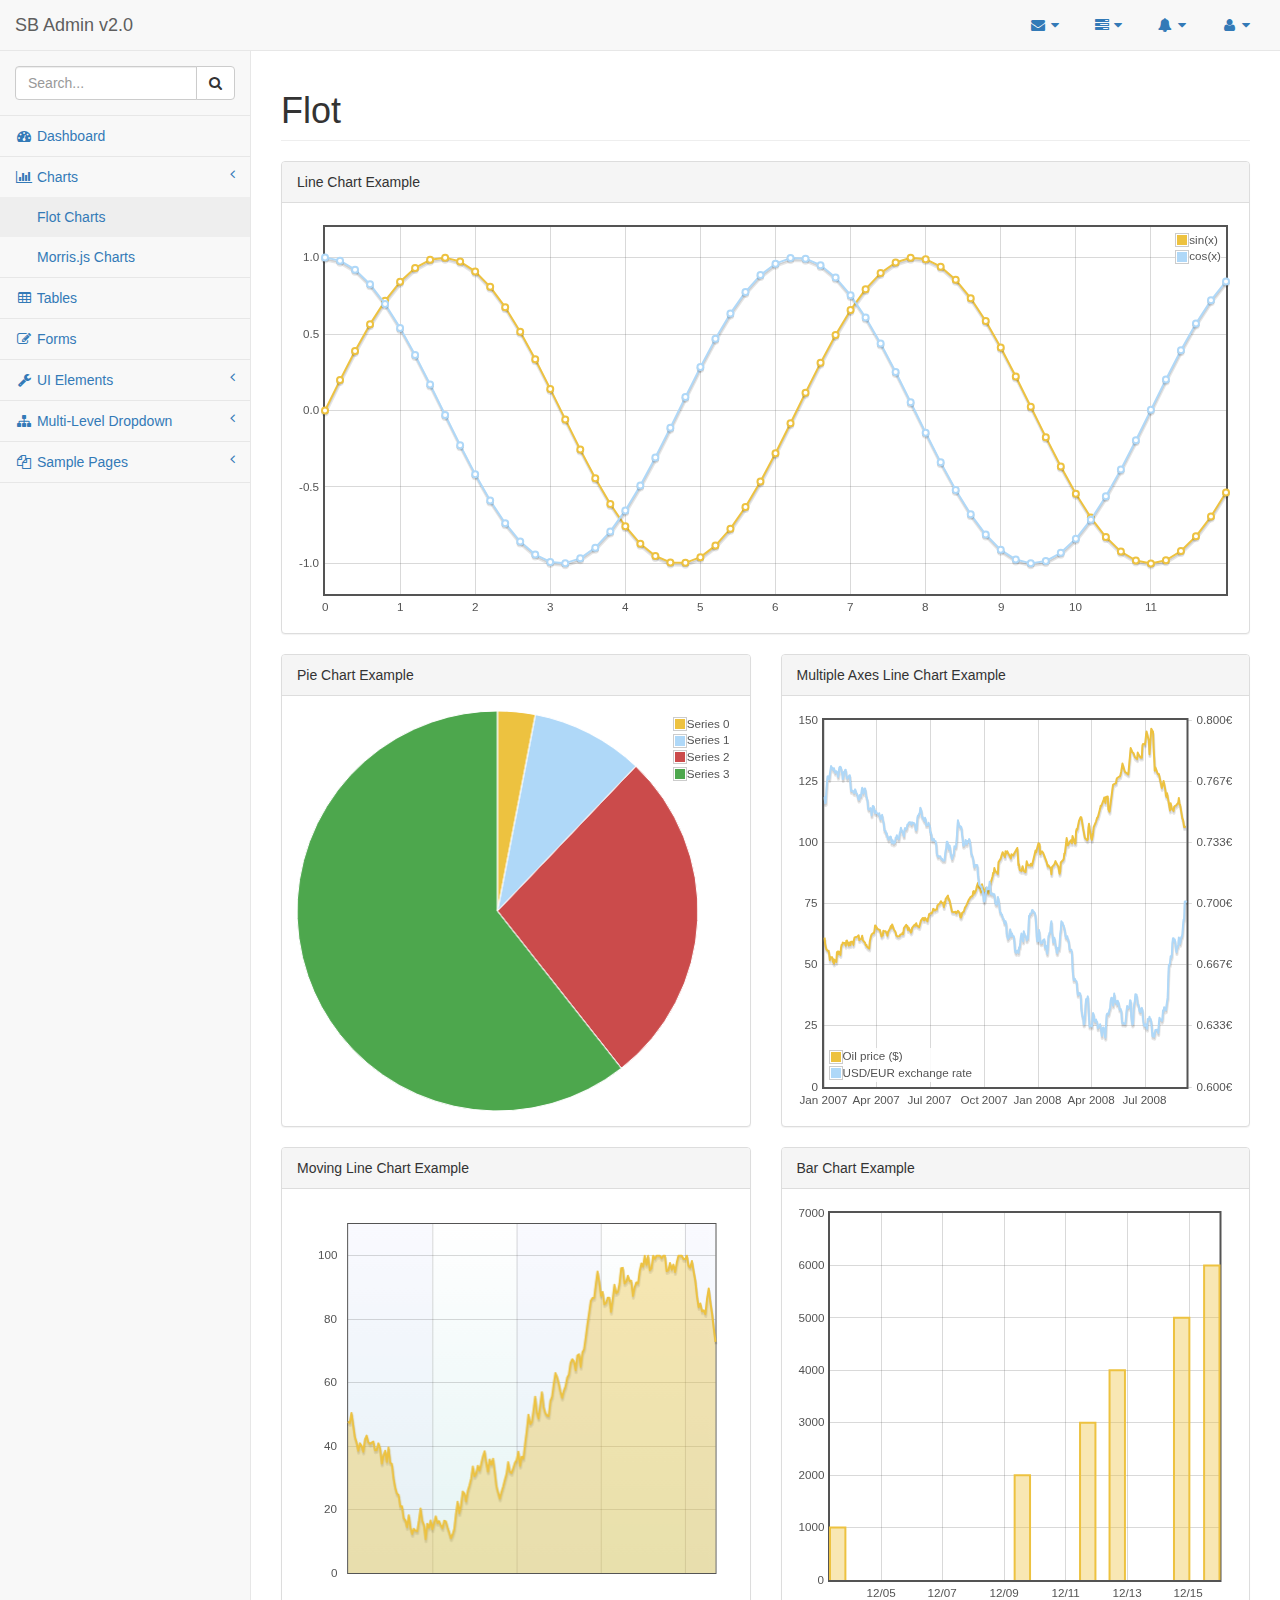
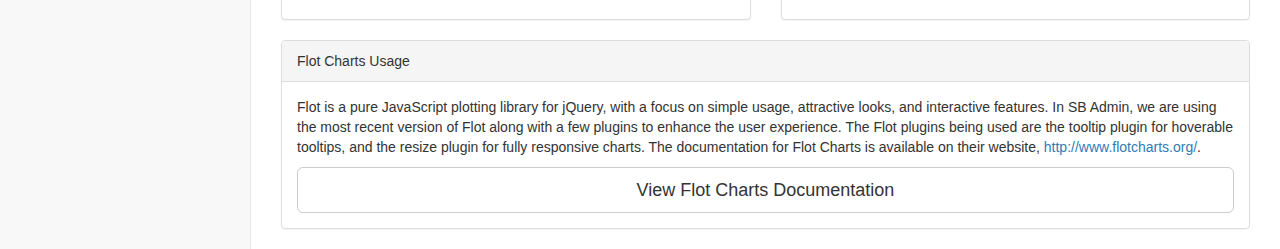
<file: web/lib/pages/flot.html>
<!DOCTYPE html>
<html lang="en">

<head>

    <meta charset="utf-8">
    <meta http-equiv="X-UA-Compatible" content="IE=edge">
    <meta name="viewport" content="width=device-width, initial-scale=1">
    <meta name="description" content="">
    <meta name="author" content="">

    <title>SB Admin 2 - Bootstrap Admin Theme</title>

    <!-- Bootstrap Core CSS -->
    <link href="../vendor/bootstrap/css/bootstrap.min.css" rel="stylesheet">

    <!-- MetisMenu CSS -->
    <link href="../vendor/metisMenu/metisMenu.min.css" rel="stylesheet">

    <!-- Custom CSS -->
    <link href="../dist/css/sb-admin-2.css" rel="stylesheet">

    <!-- Morris Charts CSS -->
    <link href="../vendor/morrisjs/morris.css" rel="stylesheet">

    <!-- Custom Fonts -->
    <link href="../vendor/font-awesome/css/font-awesome.min.css" rel="stylesheet" type="text/css">

    <!-- HTML5 Shim and Respond.js IE8 support of HTML5 elements and media queries -->
    <!-- WARNING: Respond.js doesn't work if you view the page via file:// -->
    <!--[if lt IE 9]>
        <script src="https://oss.maxcdn.com/libs/html5shiv/3.7.0/html5shiv.js"></script>
        <script src="https://oss.maxcdn.com/libs/respond.js/1.4.2/respond.min.js"></script>
    <![endif]-->

</head>

<body>

    <div id="wrapper">

        <!-- Navigation -->
        <nav class="navbar navbar-default navbar-static-top" role="navigation" style="margin-bottom: 0">
            <div class="navbar-header">
                <button type="button" class="navbar-toggle" data-toggle="collapse" data-target=".navbar-collapse">
                    <span class="sr-only">Toggle navigation</span>
                    <span class="icon-bar"></span>
                    <span class="icon-bar"></span>
                    <span class="icon-bar"></span>
                </button>
                <a class="navbar-brand" href="index.html">SB Admin v2.0</a>
            </div>
            <!-- /.navbar-header -->

            <ul class="nav navbar-top-links navbar-right">
                <li class="dropdown">
                    <a class="dropdown-toggle" data-toggle="dropdown" href="#">
                        <i class="fa fa-envelope fa-fw"></i> <i class="fa fa-caret-down"></i>
                    </a>
                    <ul class="dropdown-menu dropdown-messages">
                        <li>
                            <a href="#">
                                <div>
                                    <strong>John Smith</strong>
                                    <span class="pull-right text-muted">
                                        <em>Yesterday</em>
                                    </span>
                                </div>
                                <div>Lorem ipsum dolor sit amet, consectetur adipiscing elit. Pellentesque eleifend...</div>
                            </a>
                        </li>
                        <li class="divider"></li>
                        <li>
                            <a href="#">
                                <div>
                                    <strong>John Smith</strong>
                                    <span class="pull-right text-muted">
                                        <em>Yesterday</em>
                                    </span>
                                </div>
                                <div>Lorem ipsum dolor sit amet, consectetur adipiscing elit. Pellentesque eleifend...</div>
                            </a>
                        </li>
                        <li class="divider"></li>
                        <li>
                            <a href="#">
                                <div>
                                    <strong>John Smith</strong>
                                    <span class="pull-right text-muted">
                                        <em>Yesterday</em>
                                    </span>
                                </div>
                                <div>Lorem ipsum dolor sit amet, consectetur adipiscing elit. Pellentesque eleifend...</div>
                            </a>
                        </li>
                        <li class="divider"></li>
                        <li>
                            <a class="text-center" href="#">
                                <strong>Read All Messages</strong>
                                <i class="fa fa-angle-right"></i>
                            </a>
                        </li>
                    </ul>
                    <!-- /.dropdown-messages -->
                </li>
                <!-- /.dropdown -->
                <li class="dropdown">
                    <a class="dropdown-toggle" data-toggle="dropdown" href="#">
                        <i class="fa fa-tasks fa-fw"></i> <i class="fa fa-caret-down"></i>
                    </a>
                    <ul class="dropdown-menu dropdown-tasks">
                        <li>
                            <a href="#">
                                <div>
                                    <p>
                                        <strong>Task 1</strong>
                                        <span class="pull-right text-muted">40% Complete</span>
                                    </p>
                                    <div class="progress progress-striped active">
                                        <div class="progress-bar progress-bar-success" role="progressbar" aria-valuenow="40" aria-valuemin="0" aria-valuemax="100" style="width: 40%">
                                            <span class="sr-only">40% Complete (success)</span>
                                        </div>
                                    </div>
                                </div>
                            </a>
                        </li>
                        <li class="divider"></li>
                        <li>
                            <a href="#">
                                <div>
                                    <p>
                                        <strong>Task 2</strong>
                                        <span class="pull-right text-muted">20% Complete</span>
                                    </p>
                                    <div class="progress progress-striped active">
                                        <div class="progress-bar progress-bar-info" role="progressbar" aria-valuenow="20" aria-valuemin="0" aria-valuemax="100" style="width: 20%">
                                            <span class="sr-only">20% Complete</span>
                                        </div>
                                    </div>
                                </div>
                            </a>
                        </li>
                        <li class="divider"></li>
                        <li>
                            <a href="#">
                                <div>
                                    <p>
                                        <strong>Task 3</strong>
                                        <span class="pull-right text-muted">60% Complete</span>
                                    </p>
                                    <div class="progress progress-striped active">
                                        <div class="progress-bar progress-bar-warning" role="progressbar" aria-valuenow="60" aria-valuemin="0" aria-valuemax="100" style="width: 60%">
                                            <span class="sr-only">60% Complete (warning)</span>
                                        </div>
                                    </div>
                                </div>
                            </a>
                        </li>
                        <li class="divider"></li>
                        <li>
                            <a href="#">
                                <div>
                                    <p>
                                        <strong>Task 4</strong>
                                        <span class="pull-right text-muted">80% Complete</span>
                                    </p>
                                    <div class="progress progress-striped active">
                                        <div class="progress-bar progress-bar-danger" role="progressbar" aria-valuenow="80" aria-valuemin="0" aria-valuemax="100" style="width: 80%">
                                            <span class="sr-only">80% Complete (danger)</span>
                                        </div>
                                    </div>
                                </div>
                            </a>
                        </li>
                        <li class="divider"></li>
                        <li>
                            <a class="text-center" href="#">
                                <strong>See All Tasks</strong>
                                <i class="fa fa-angle-right"></i>
                            </a>
                        </li>
                    </ul>
                    <!-- /.dropdown-tasks -->
                </li>
                <!-- /.dropdown -->
                <li class="dropdown">
                    <a class="dropdown-toggle" data-toggle="dropdown" href="#">
                        <i class="fa fa-bell fa-fw"></i> <i class="fa fa-caret-down"></i>
                    </a>
                    <ul class="dropdown-menu dropdown-alerts">
                        <li>
                            <a href="#">
                                <div>
                                    <i class="fa fa-comment fa-fw"></i> New Comment
                                    <span class="pull-right text-muted small">4 minutes ago</span>
                                </div>
                            </a>
                        </li>
                        <li class="divider"></li>
                        <li>
                            <a href="#">
                                <div>
                                    <i class="fa fa-twitter fa-fw"></i> 3 New Followers
                                    <span class="pull-right text-muted small">12 minutes ago</span>
                                </div>
                            </a>
                        </li>
                        <li class="divider"></li>
                        <li>
                            <a href="#">
                                <div>
                                    <i class="fa fa-envelope fa-fw"></i> Message Sent
                                    <span class="pull-right text-muted small">4 minutes ago</span>
                                </div>
                            </a>
                        </li>
                        <li class="divider"></li>
                        <li>
                            <a href="#">
                                <div>
                                    <i class="fa fa-tasks fa-fw"></i> New Task
                                    <span class="pull-right text-muted small">4 minutes ago</span>
                                </div>
                            </a>
                        </li>
                        <li class="divider"></li>
                        <li>
                            <a href="#">
                                <div>
                                    <i class="fa fa-upload fa-fw"></i> Server Rebooted
                                    <span class="pull-right text-muted small">4 minutes ago</span>
                                </div>
                            </a>
                        </li>
                        <li class="divider"></li>
                        <li>
                            <a class="text-center" href="#">
                                <strong>See All Alerts</strong>
                                <i class="fa fa-angle-right"></i>
                            </a>
                        </li>
                    </ul>
                    <!-- /.dropdown-alerts -->
                </li>
                <!-- /.dropdown -->
                <li class="dropdown">
                    <a class="dropdown-toggle" data-toggle="dropdown" href="#">
                        <i class="fa fa-user fa-fw"></i> <i class="fa fa-caret-down"></i>
                    </a>
                    <ul class="dropdown-menu dropdown-user">
                        <li><a href="#"><i class="fa fa-user fa-fw"></i> User Profile</a>
                        </li>
                        <li><a href="#"><i class="fa fa-gear fa-fw"></i> Settings</a>
                        </li>
                        <li class="divider"></li>
                        <li><a href="login.html"><i class="fa fa-sign-out fa-fw"></i> Logout</a>
                        </li>
                    </ul>
                    <!-- /.dropdown-user -->
                </li>
                <!-- /.dropdown -->
            </ul>
            <!-- /.navbar-top-links -->

            <div class="navbar-default sidebar" role="navigation">
                <div class="sidebar-nav navbar-collapse">
                    <ul class="nav" id="side-menu">
                        <li class="sidebar-search">
                            <div class="input-group custom-search-form">
                                <input type="text" class="form-control" placeholder="Search...">
                                <span class="input-group-btn">
                                <button class="btn btn-default" type="button">
                                    <i class="fa fa-search"></i>
                                </button>
                            </span>
                            </div>
                            <!-- /input-group -->
                        </li>
                        <li>
                            <a href="index.html"><i class="fa fa-dashboard fa-fw"></i> Dashboard</a>
                        </li>
                        <li>
                            <a href="#"><i class="fa fa-bar-chart-o fa-fw"></i> Charts<span class="fa arrow"></span></a>
                            <ul class="nav nav-second-level">
                                <li>
                                    <a href="flot.html">Flot Charts</a>
                                </li>
                                <li>
                                    <a href="morris.html">Morris.js Charts</a>
                                </li>
                            </ul>
                            <!-- /.nav-second-level -->
                        </li>
                        <li>
                            <a href="tables.html"><i class="fa fa-table fa-fw"></i> Tables</a>
                        </li>
                        <li>
                            <a href="forms.html"><i class="fa fa-edit fa-fw"></i> Forms</a>
                        </li>
                        <li>
                            <a href="#"><i class="fa fa-wrench fa-fw"></i> UI Elements<span class="fa arrow"></span></a>
                            <ul class="nav nav-second-level">
                                <li>
                                    <a href="panels-wells.html">Panels and Wells</a>
                                </li>
                                <li>
                                    <a href="buttons.html">Buttons</a>
                                </li>
                                <li>
                                    <a href="notifications.html">Notifications</a>
                                </li>
                                <li>
                                    <a href="typography.html">Typography</a>
                                </li>
                                <li>
                                    <a href="icons.html"> Icons</a>
                                </li>
                                <li>
                                    <a href="grid.html">Grid</a>
                                </li>
                            </ul>
                            <!-- /.nav-second-level -->
                        </li>
                        <li>
                            <a href="#"><i class="fa fa-sitemap fa-fw"></i> Multi-Level Dropdown<span class="fa arrow"></span></a>
                            <ul class="nav nav-second-level">
                                <li>
                                    <a href="#">Second Level Item</a>
                                </li>
                                <li>
                                    <a href="#">Second Level Item</a>
                                </li>
                                <li>
                                    <a href="#">Third Level <span class="fa arrow"></span></a>
                                    <ul class="nav nav-third-level">
                                        <li>
                                            <a href="#">Third Level Item</a>
                                        </li>
                                        <li>
                                            <a href="#">Third Level Item</a>
                                        </li>
                                        <li>
                                            <a href="#">Third Level Item</a>
                                        </li>
                                        <li>
                                            <a href="#">Third Level Item</a>
                                        </li>
                                    </ul>
                                    <!-- /.nav-third-level -->
                                </li>
                            </ul>
                            <!-- /.nav-second-level -->
                        </li>
                        <li>
                            <a href="#"><i class="fa fa-files-o fa-fw"></i> Sample Pages<span class="fa arrow"></span></a>
                            <ul class="nav nav-second-level">
                                <li>
                                    <a href="blank.html">Blank Page</a>
                                </li>
                                <li>
                                    <a href="login.html">Login Page</a>
                                </li>
                            </ul>
                            <!-- /.nav-second-level -->
                        </li>
                    </ul>
                </div>
                <!-- /.sidebar-collapse -->
            </div>
            <!-- /.navbar-static-side -->
        </nav>

        <div id="page-wrapper">
            <div class="row">
                <div class="col-lg-12">
                    <h1 class="page-header">Flot</h1>
                </div>
                <!-- /.col-lg-12 -->
            </div>
            <!-- /.row -->
            <div class="row">
                <div class="col-lg-12">
                    <div class="panel panel-default">
                        <div class="panel-heading">
                            Line Chart Example
                        </div>
                        <!-- /.panel-heading -->
                        <div class="panel-body">
                            <div class="flot-chart">
                                <div class="flot-chart-content" id="flot-line-chart"></div>
                            </div>
                        </div>
                        <!-- /.panel-body -->
                    </div>
                    <!-- /.panel -->
                </div>
                <!-- /.col-lg-12 -->
                <div class="col-lg-6">
                    <div class="panel panel-default">
                        <div class="panel-heading">
                            Pie Chart Example
                        </div>
                        <!-- /.panel-heading -->
                        <div class="panel-body">
                            <div class="flot-chart">
                                <div class="flot-chart-content" id="flot-pie-chart"></div>
                            </div>
                        </div>
                        <!-- /.panel-body -->
                    </div>
                    <!-- /.panel -->
                </div>
                <!-- /.col-lg-6 -->
                <div class="col-lg-6">
                    <div class="panel panel-default">
                        <div class="panel-heading">
                            Multiple Axes Line Chart Example
                        </div>
                        <!-- /.panel-heading -->
                        <div class="panel-body">
                            <div class="flot-chart">
                                <div class="flot-chart-content" id="flot-line-chart-multi"></div>
                            </div>
                        </div>
                        <!-- /.panel-body -->
                    </div>
                    <!-- /.panel -->
                </div>
                <!-- /.col-lg-6 -->
                <div class="col-lg-6">
                    <div class="panel panel-default">
                        <div class="panel-heading">
                            Moving Line Chart Example
                        </div>
                        <!-- /.panel-heading -->
                        <div class="panel-body">
                            <div class="flot-chart">
                                <div class="flot-chart-content" id="flot-line-chart-moving"></div>
                            </div>
                        </div>
                        <!-- /.panel-body -->
                    </div>
                    <!-- /.panel -->
                </div>
                <!-- /.col-lg-6 -->
                <div class="col-lg-6">
                    <div class="panel panel-default">
                        <div class="panel-heading">
                            Bar Chart Example
                        </div>
                        <!-- /.panel-heading -->
                        <div class="panel-body">
                            <div class="flot-chart">
                                <div class="flot-chart-content" id="flot-bar-chart"></div>
                            </div>
                        </div>
                        <!-- /.panel-body -->
                    </div>
                    <!-- /.panel -->
                </div>
                <!-- /.col-lg-6 -->
                <div class="col-lg-12">
                    <div class="panel panel-default">
                        <div class="panel-heading">
                            Flot Charts Usage
                        </div>
                        <!-- /.panel-heading -->
                        <div class="panel-body">
                            <p>Flot is a pure JavaScript plotting library for jQuery, with a focus on simple usage, attractive looks, and interactive features. In SB Admin, we are using the most recent version of Flot along with a few plugins to enhance the user experience. The Flot plugins being used are the tooltip plugin for hoverable tooltips, and the resize plugin for fully responsive charts. The documentation for Flot Charts is available on their website, <a target="_blank" href="http://www.flotcharts.org/">http://www.flotcharts.org/</a>.</p>
                            <a target="_blank" class="btn btn-default btn-lg btn-block" href="http://www.flotcharts.org/">View Flot Charts Documentation</a>
                        </div>
                        <!-- /.panel-body -->
                    </div>
                    <!-- /.panel -->
                </div>
                <!-- /.col-lg-6 -->
            </div>
            <!-- /.row -->
        </div>
        <!-- /#page-wrapper -->

    </div>
    <!-- /#wrapper -->

    <!-- jQuery -->
    <script src="../vendor/jquery/jquery.min.js"></script>

    <!-- Bootstrap Core JavaScript -->
    <script src="../vendor/bootstrap/js/bootstrap.min.js"></script>

    <!-- Metis Menu Plugin JavaScript -->
    <script src="../vendor/metisMenu/metisMenu.min.js"></script>

    <!-- Flot Charts JavaScript -->
    <script src="../vendor/flot/excanvas.min.js"></script>
    <script src="../vendor/flot/jquery.flot.js"></script>
    <script src="../vendor/flot/jquery.flot.pie.js"></script>
    <script src="../vendor/flot/jquery.flot.resize.js"></script>
    <script src="../vendor/flot/jquery.flot.time.js"></script>
    <script src="../vendor/flot-tooltip/jquery.flot.tooltip.min.js"></script>
    <script src="../data/flot-data.js"></script>

    <!-- Custom Theme JavaScript -->
    <script src="../dist/js/sb-admin-2.js"></script>

</body>

</html>
</file>
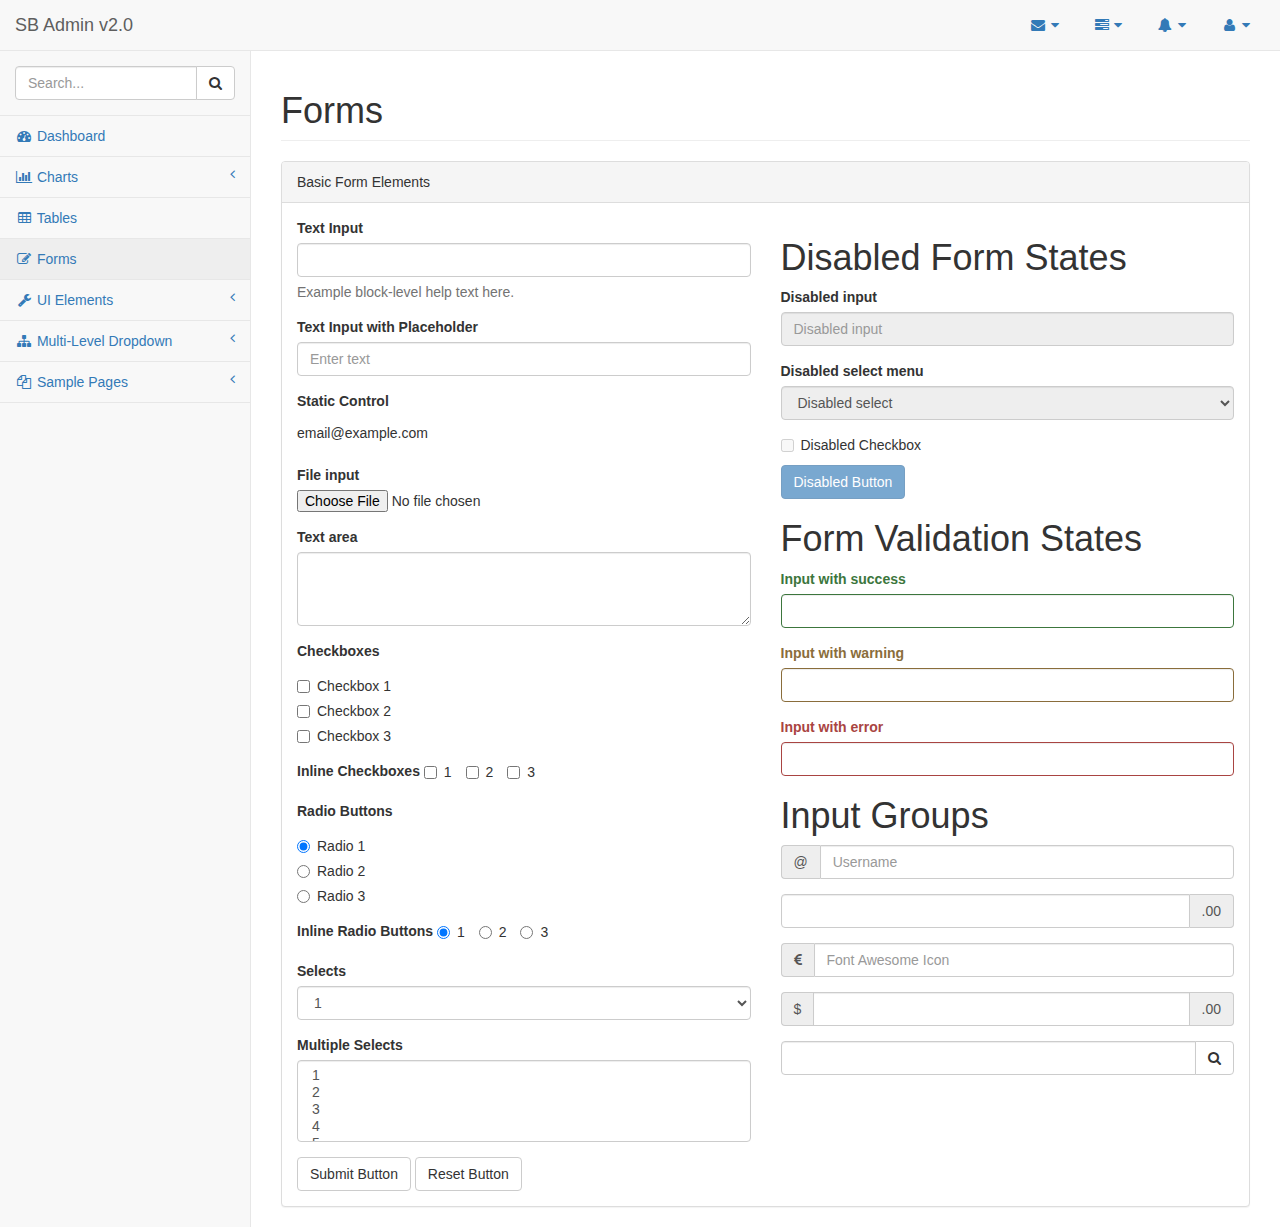
<file: web/lib/pages/forms.html>
<!DOCTYPE html>
<html lang="en">

<head>

    <meta charset="utf-8">
    <meta http-equiv="X-UA-Compatible" content="IE=edge">
    <meta name="viewport" content="width=device-width, initial-scale=1">
    <meta name="description" content="">
    <meta name="author" content="">

    <title>SB Admin 2 - Bootstrap Admin Theme</title>

    <!-- Bootstrap Core CSS -->
    <link href="../vendor/bootstrap/css/bootstrap.min.css" rel="stylesheet">

    <!-- MetisMenu CSS -->
    <link href="../vendor/metisMenu/metisMenu.min.css" rel="stylesheet">

    <!-- Custom CSS -->
    <link href="../dist/css/sb-admin-2.css" rel="stylesheet">

    <!-- Custom Fonts -->
    <link href="../vendor/font-awesome/css/font-awesome.min.css" rel="stylesheet" type="text/css">

    <!-- HTML5 Shim and Respond.js IE8 support of HTML5 elements and media queries -->
    <!-- WARNING: Respond.js doesn't work if you view the page via file:// -->
    <!--[if lt IE 9]>
        <script src="https://oss.maxcdn.com/libs/html5shiv/3.7.0/html5shiv.js"></script>
        <script src="https://oss.maxcdn.com/libs/respond.js/1.4.2/respond.min.js"></script>
    <![endif]-->

</head>

<body>

    <div id="wrapper">

        <!-- Navigation -->
        <nav class="navbar navbar-default navbar-static-top" role="navigation" style="margin-bottom: 0">
            <div class="navbar-header">
                <button type="button" class="navbar-toggle" data-toggle="collapse" data-target=".navbar-collapse">
                    <span class="sr-only">Toggle navigation</span>
                    <span class="icon-bar"></span>
                    <span class="icon-bar"></span>
                    <span class="icon-bar"></span>
                </button>
                <a class="navbar-brand" href="index.html">SB Admin v2.0</a>
            </div>
            <!-- /.navbar-header -->

            <ul class="nav navbar-top-links navbar-right">
                <li class="dropdown">
                    <a class="dropdown-toggle" data-toggle="dropdown" href="#">
                        <i class="fa fa-envelope fa-fw"></i> <i class="fa fa-caret-down"></i>
                    </a>
                    <ul class="dropdown-menu dropdown-messages">
                        <li>
                            <a href="#">
                                <div>
                                    <strong>John Smith</strong>
                                    <span class="pull-right text-muted">
                                        <em>Yesterday</em>
                                    </span>
                                </div>
                                <div>Lorem ipsum dolor sit amet, consectetur adipiscing elit. Pellentesque eleifend...</div>
                            </a>
                        </li>
                        <li class="divider"></li>
                        <li>
                            <a href="#">
                                <div>
                                    <strong>John Smith</strong>
                                    <span class="pull-right text-muted">
                                        <em>Yesterday</em>
                                    </span>
                                </div>
                                <div>Lorem ipsum dolor sit amet, consectetur adipiscing elit. Pellentesque eleifend...</div>
                            </a>
                        </li>
                        <li class="divider"></li>
                        <li>
                            <a href="#">
                                <div>
                                    <strong>John Smith</strong>
                                    <span class="pull-right text-muted">
                                        <em>Yesterday</em>
                                    </span>
                                </div>
                                <div>Lorem ipsum dolor sit amet, consectetur adipiscing elit. Pellentesque eleifend...</div>
                            </a>
                        </li>
                        <li class="divider"></li>
                        <li>
                            <a class="text-center" href="#">
                                <strong>Read All Messages</strong>
                                <i class="fa fa-angle-right"></i>
                            </a>
                        </li>
                    </ul>
                    <!-- /.dropdown-messages -->
                </li>
                <!-- /.dropdown -->
                <li class="dropdown">
                    <a class="dropdown-toggle" data-toggle="dropdown" href="#">
                        <i class="fa fa-tasks fa-fw"></i> <i class="fa fa-caret-down"></i>
                    </a>
                    <ul class="dropdown-menu dropdown-tasks">
                        <li>
                            <a href="#">
                                <div>
                                    <p>
                                        <strong>Task 1</strong>
                                        <span class="pull-right text-muted">40% Complete</span>
                                    </p>
                                    <div class="progress progress-striped active">
                                        <div class="progress-bar progress-bar-success" role="progressbar" aria-valuenow="40" aria-valuemin="0" aria-valuemax="100" style="width: 40%">
                                            <span class="sr-only">40% Complete (success)</span>
                                        </div>
                                    </div>
                                </div>
                            </a>
                        </li>
                        <li class="divider"></li>
                        <li>
                            <a href="#">
                                <div>
                                    <p>
                                        <strong>Task 2</strong>
                                        <span class="pull-right text-muted">20% Complete</span>
                                    </p>
                                    <div class="progress progress-striped active">
                                        <div class="progress-bar progress-bar-info" role="progressbar" aria-valuenow="20" aria-valuemin="0" aria-valuemax="100" style="width: 20%">
                                            <span class="sr-only">20% Complete</span>
                                        </div>
                                    </div>
                                </div>
                            </a>
                        </li>
                        <li class="divider"></li>
                        <li>
                            <a href="#">
                                <div>
                                    <p>
                                        <strong>Task 3</strong>
                                        <span class="pull-right text-muted">60% Complete</span>
                                    </p>
                                    <div class="progress progress-striped active">
                                        <div class="progress-bar progress-bar-warning" role="progressbar" aria-valuenow="60" aria-valuemin="0" aria-valuemax="100" style="width: 60%">
                                            <span class="sr-only">60% Complete (warning)</span>
                                        </div>
                                    </div>
                                </div>
                            </a>
                        </li>
                        <li class="divider"></li>
                        <li>
                            <a href="#">
                                <div>
                                    <p>
                                        <strong>Task 4</strong>
                                        <span class="pull-right text-muted">80% Complete</span>
                                    </p>
                                    <div class="progress progress-striped active">
                                        <div class="progress-bar progress-bar-danger" role="progressbar" aria-valuenow="80" aria-valuemin="0" aria-valuemax="100" style="width: 80%">
                                            <span class="sr-only">80% Complete (danger)</span>
                                        </div>
                                    </div>
                                </div>
                            </a>
                        </li>
                        <li class="divider"></li>
                        <li>
                            <a class="text-center" href="#">
                                <strong>See All Tasks</strong>
                                <i class="fa fa-angle-right"></i>
                            </a>
                        </li>
                    </ul>
                    <!-- /.dropdown-tasks -->
                </li>
                <!-- /.dropdown -->
                <li class="dropdown">
                    <a class="dropdown-toggle" data-toggle="dropdown" href="#">
                        <i class="fa fa-bell fa-fw"></i> <i class="fa fa-caret-down"></i>
                    </a>
                    <ul class="dropdown-menu dropdown-alerts">
                        <li>
                            <a href="#">
                                <div>
                                    <i class="fa fa-comment fa-fw"></i> New Comment
                                    <span class="pull-right text-muted small">4 minutes ago</span>
                                </div>
                            </a>
                        </li>
                        <li class="divider"></li>
                        <li>
                            <a href="#">
                                <div>
                                    <i class="fa fa-twitter fa-fw"></i> 3 New Followers
                                    <span class="pull-right text-muted small">12 minutes ago</span>
                                </div>
                            </a>
                        </li>
                        <li class="divider"></li>
                        <li>
                            <a href="#">
                                <div>
                                    <i class="fa fa-envelope fa-fw"></i> Message Sent
                                    <span class="pull-right text-muted small">4 minutes ago</span>
                                </div>
                            </a>
                        </li>
                        <li class="divider"></li>
                        <li>
                            <a href="#">
                                <div>
                                    <i class="fa fa-tasks fa-fw"></i> New Task
                                    <span class="pull-right text-muted small">4 minutes ago</span>
                                </div>
                            </a>
                        </li>
                        <li class="divider"></li>
                        <li>
                            <a href="#">
                                <div>
                                    <i class="fa fa-upload fa-fw"></i> Server Rebooted
                                    <span class="pull-right text-muted small">4 minutes ago</span>
                                </div>
                            </a>
                        </li>
                        <li class="divider"></li>
                        <li>
                            <a class="text-center" href="#">
                                <strong>See All Alerts</strong>
                                <i class="fa fa-angle-right"></i>
                            </a>
                        </li>
                    </ul>
                    <!-- /.dropdown-alerts -->
                </li>
                <!-- /.dropdown -->
                <li class="dropdown">
                    <a class="dropdown-toggle" data-toggle="dropdown" href="#">
                        <i class="fa fa-user fa-fw"></i> <i class="fa fa-caret-down"></i>
                    </a>
                    <ul class="dropdown-menu dropdown-user">
                        <li><a href="#"><i class="fa fa-user fa-fw"></i> User Profile</a>
                        </li>
                        <li><a href="#"><i class="fa fa-gear fa-fw"></i> Settings</a>
                        </li>
                        <li class="divider"></li>
                        <li><a href="login.html"><i class="fa fa-sign-out fa-fw"></i> Logout</a>
                        </li>
                    </ul>
                    <!-- /.dropdown-user -->
                </li>
                <!-- /.dropdown -->
            </ul>
            <!-- /.navbar-top-links -->

            <div class="navbar-default sidebar" role="navigation">
                <div class="sidebar-nav navbar-collapse">
                    <ul class="nav" id="side-menu">
                        <li class="sidebar-search">
                            <div class="input-group custom-search-form">
                                <input type="text" class="form-control" placeholder="Search...">
                                <span class="input-group-btn">
                                <button class="btn btn-default" type="button">
                                    <i class="fa fa-search"></i>
                                </button>
                            </span>
                            </div>
                            <!-- /input-group -->
                        </li>
                        <li>
                            <a href="index.html"><i class="fa fa-dashboard fa-fw"></i> Dashboard</a>
                        </li>
                        <li>
                            <a href="#"><i class="fa fa-bar-chart-o fa-fw"></i> Charts<span class="fa arrow"></span></a>
                            <ul class="nav nav-second-level">
                                <li>
                                    <a href="flot.html">Flot Charts</a>
                                </li>
                                <li>
                                    <a href="morris.html">Morris.js Charts</a>
                                </li>
                            </ul>
                            <!-- /.nav-second-level -->
                        </li>
                        <li>
                            <a href="tables.html"><i class="fa fa-table fa-fw"></i> Tables</a>
                        </li>
                        <li>
                            <a href="forms.html"><i class="fa fa-edit fa-fw"></i> Forms</a>
                        </li>
                        <li>
                            <a href="#"><i class="fa fa-wrench fa-fw"></i> UI Elements<span class="fa arrow"></span></a>
                            <ul class="nav nav-second-level">
                                <li>
                                    <a href="panels-wells.html">Panels and Wells</a>
                                </li>
                                <li>
                                    <a href="buttons.html">Buttons</a>
                                </li>
                                <li>
                                    <a href="notifications.html">Notifications</a>
                                </li>
                                <li>
                                    <a href="typography.html">Typography</a>
                                </li>
                                <li>
                                    <a href="icons.html"> Icons</a>
                                </li>
                                <li>
                                    <a href="grid.html">Grid</a>
                                </li>
                            </ul>
                            <!-- /.nav-second-level -->
                        </li>
                        <li>
                            <a href="#"><i class="fa fa-sitemap fa-fw"></i> Multi-Level Dropdown<span class="fa arrow"></span></a>
                            <ul class="nav nav-second-level">
                                <li>
                                    <a href="#">Second Level Item</a>
                                </li>
                                <li>
                                    <a href="#">Second Level Item</a>
                                </li>
                                <li>
                                    <a href="#">Third Level <span class="fa arrow"></span></a>
                                    <ul class="nav nav-third-level">
                                        <li>
                                            <a href="#">Third Level Item</a>
                                        </li>
                                        <li>
                                            <a href="#">Third Level Item</a>
                                        </li>
                                        <li>
                                            <a href="#">Third Level Item</a>
                                        </li>
                                        <li>
                                            <a href="#">Third Level Item</a>
                                        </li>
                                    </ul>
                                    <!-- /.nav-third-level -->
                                </li>
                            </ul>
                            <!-- /.nav-second-level -->
                        </li>
                        <li>
                            <a href="#"><i class="fa fa-files-o fa-fw"></i> Sample Pages<span class="fa arrow"></span></a>
                            <ul class="nav nav-second-level">
                                <li>
                                    <a href="blank.html">Blank Page</a>
                                </li>
                                <li>
                                    <a href="login.html">Login Page</a>
                                </li>
                            </ul>
                            <!-- /.nav-second-level -->
                        </li>
                    </ul>
                </div>
                <!-- /.sidebar-collapse -->
            </div>
            <!-- /.navbar-static-side -->
        </nav>

        <div id="page-wrapper">
            <div class="row">
                <div class="col-lg-12">
                    <h1 class="page-header">Forms</h1>
                </div>
                <!-- /.col-lg-12 -->
            </div>
            <!-- /.row -->
            <div class="row">
                <div class="col-lg-12">
                    <div class="panel panel-default">
                        <div class="panel-heading">
                            Basic Form Elements
                        </div>
                        <div class="panel-body">
                            <div class="row">
                                <div class="col-lg-6">
                                    <form role="form">
                                        <div class="form-group">
                                            <label>Text Input</label>
                                            <input class="form-control">
                                            <p class="help-block">Example block-level help text here.</p>
                                        </div>
                                        <div class="form-group">
                                            <label>Text Input with Placeholder</label>
                                            <input class="form-control" placeholder="Enter text">
                                        </div>
                                        <div class="form-group">
                                            <label>Static Control</label>
                                            <p class="form-control-static">email@example.com</p>
                                        </div>
                                        <div class="form-group">
                                            <label>File input</label>
                                            <input type="file">
                                        </div>
                                        <div class="form-group">
                                            <label>Text area</label>
                                            <textarea class="form-control" rows="3"></textarea>
                                        </div>
                                        <div class="form-group">
                                            <label>Checkboxes</label>
                                            <div class="checkbox">
                                                <label>
                                                    <input type="checkbox" value="">Checkbox 1
                                                </label>
                                            </div>
                                            <div class="checkbox">
                                                <label>
                                                    <input type="checkbox" value="">Checkbox 2
                                                </label>
                                            </div>
                                            <div class="checkbox">
                                                <label>
                                                    <input type="checkbox" value="">Checkbox 3
                                                </label>
                                            </div>
                                        </div>
                                        <div class="form-group">
                                            <label>Inline Checkboxes</label>
                                            <label class="checkbox-inline">
                                                <input type="checkbox">1
                                            </label>
                                            <label class="checkbox-inline">
                                                <input type="checkbox">2
                                            </label>
                                            <label class="checkbox-inline">
                                                <input type="checkbox">3
                                            </label>
                                        </div>
                                        <div class="form-group">
                                            <label>Radio Buttons</label>
                                            <div class="radio">
                                                <label>
                                                    <input type="radio" name="optionsRadios" id="optionsRadios1" value="option1" checked>Radio 1
                                                </label>
                                            </div>
                                            <div class="radio">
                                                <label>
                                                    <input type="radio" name="optionsRadios" id="optionsRadios2" value="option2">Radio 2
                                                </label>
                                            </div>
                                            <div class="radio">
                                                <label>
                                                    <input type="radio" name="optionsRadios" id="optionsRadios3" value="option3">Radio 3
                                                </label>
                                            </div>
                                        </div>
                                        <div class="form-group">
                                            <label>Inline Radio Buttons</label>
                                            <label class="radio-inline">
                                                <input type="radio" name="optionsRadiosInline" id="optionsRadiosInline1" value="option1" checked>1
                                            </label>
                                            <label class="radio-inline">
                                                <input type="radio" name="optionsRadiosInline" id="optionsRadiosInline2" value="option2">2
                                            </label>
                                            <label class="radio-inline">
                                                <input type="radio" name="optionsRadiosInline" id="optionsRadiosInline3" value="option3">3
                                            </label>
                                        </div>
                                        <div class="form-group">
                                            <label>Selects</label>
                                            <select class="form-control">
                                                <option>1</option>
                                                <option>2</option>
                                                <option>3</option>
                                                <option>4</option>
                                                <option>5</option>
                                            </select>
                                        </div>
                                        <div class="form-group">
                                            <label>Multiple Selects</label>
                                            <select multiple class="form-control">
                                                <option>1</option>
                                                <option>2</option>
                                                <option>3</option>
                                                <option>4</option>
                                                <option>5</option>
                                            </select>
                                        </div>
                                        <button type="submit" class="btn btn-default">Submit Button</button>
                                        <button type="reset" class="btn btn-default">Reset Button</button>
                                    </form>
                                </div>
                                <!-- /.col-lg-6 (nested) -->
                                <div class="col-lg-6">
                                    <h1>Disabled Form States</h1>
                                    <form role="form">
                                        <fieldset disabled>
                                            <div class="form-group">
                                                <label for="disabledSelect">Disabled input</label>
                                                <input class="form-control" id="disabledInput" type="text" placeholder="Disabled input" disabled>
                                            </div>
                                            <div class="form-group">
                                                <label for="disabledSelect">Disabled select menu</label>
                                                <select id="disabledSelect" class="form-control">
                                                    <option>Disabled select</option>
                                                </select>
                                            </div>
                                            <div class="checkbox">
                                                <label>
                                                    <input type="checkbox">Disabled Checkbox
                                                </label>
                                            </div>
                                            <button type="submit" class="btn btn-primary">Disabled Button</button>
                                        </fieldset>
                                    </form>
                                    <h1>Form Validation States</h1>
                                    <form role="form">
                                        <div class="form-group has-success">
                                            <label class="control-label" for="inputSuccess">Input with success</label>
                                            <input type="text" class="form-control" id="inputSuccess">
                                        </div>
                                        <div class="form-group has-warning">
                                            <label class="control-label" for="inputWarning">Input with warning</label>
                                            <input type="text" class="form-control" id="inputWarning">
                                        </div>
                                        <div class="form-group has-error">
                                            <label class="control-label" for="inputError">Input with error</label>
                                            <input type="text" class="form-control" id="inputError">
                                        </div>
                                    </form>
                                    <h1>Input Groups</h1>
                                    <form role="form">
                                        <div class="form-group input-group">
                                            <span class="input-group-addon">@</span>
                                            <input type="text" class="form-control" placeholder="Username">
                                        </div>
                                        <div class="form-group input-group">
                                            <input type="text" class="form-control">
                                            <span class="input-group-addon">.00</span>
                                        </div>
                                        <div class="form-group input-group">
                                            <span class="input-group-addon"><i class="fa fa-eur"></i>
                                            </span>
                                            <input type="text" class="form-control" placeholder="Font Awesome Icon">
                                        </div>
                                        <div class="form-group input-group">
                                            <span class="input-group-addon">$</span>
                                            <input type="text" class="form-control">
                                            <span class="input-group-addon">.00</span>
                                        </div>
                                        <div class="form-group input-group">
                                            <input type="text" class="form-control">
                                            <span class="input-group-btn">
                                                <button class="btn btn-default" type="button"><i class="fa fa-search"></i>
                                                </button>
                                            </span>
                                        </div>
                                    </form>
                                </div>
                                <!-- /.col-lg-6 (nested) -->
                            </div>
                            <!-- /.row (nested) -->
                        </div>
                        <!-- /.panel-body -->
                    </div>
                    <!-- /.panel -->
                </div>
                <!-- /.col-lg-12 -->
            </div>
            <!-- /.row -->
        </div>
        <!-- /#page-wrapper -->

    </div>
    <!-- /#wrapper -->

    <!-- jQuery -->
    <script src="../vendor/jquery/jquery.min.js"></script>

    <!-- Bootstrap Core JavaScript -->
    <script src="../vendor/bootstrap/js/bootstrap.min.js"></script>

    <!-- Metis Menu Plugin JavaScript -->
    <script src="../vendor/metisMenu/metisMenu.min.js"></script>

    <!-- Custom Theme JavaScript -->
    <script src="../dist/js/sb-admin-2.js"></script>

</body>

</html>
</file>
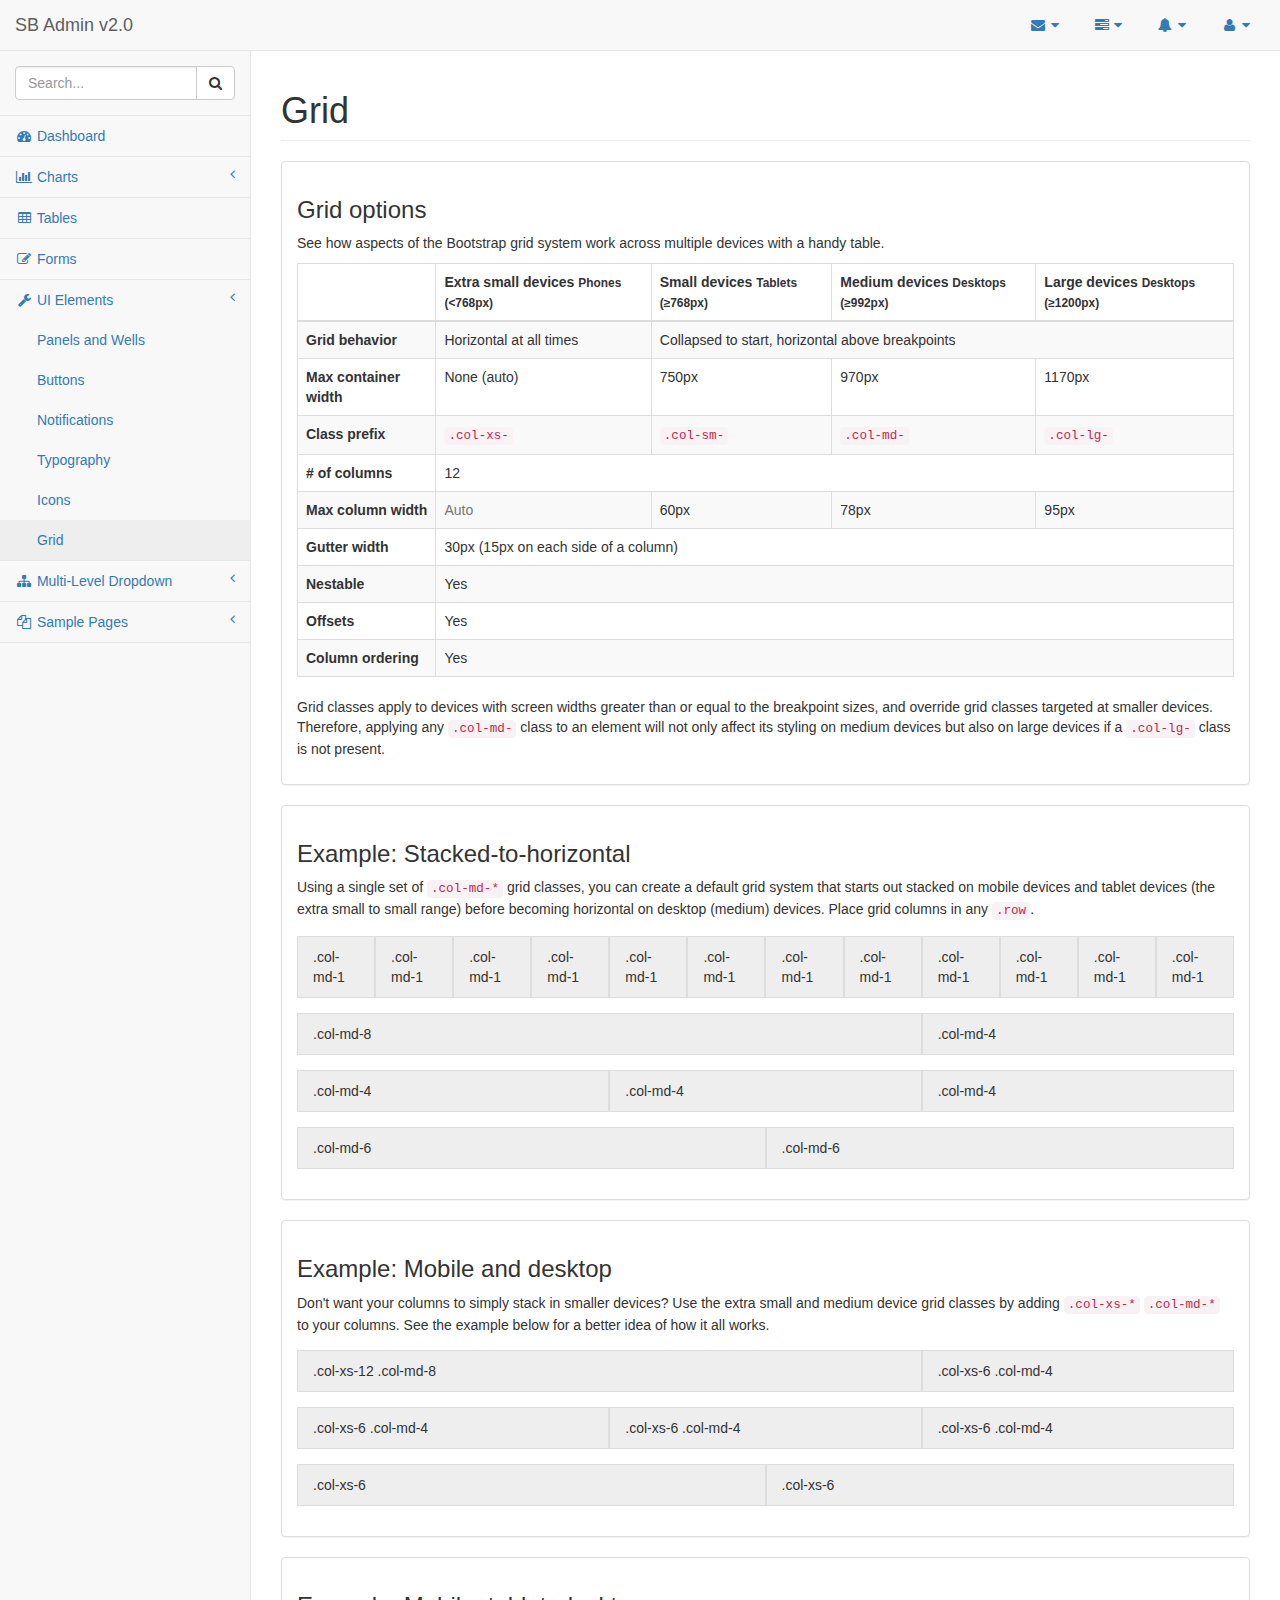
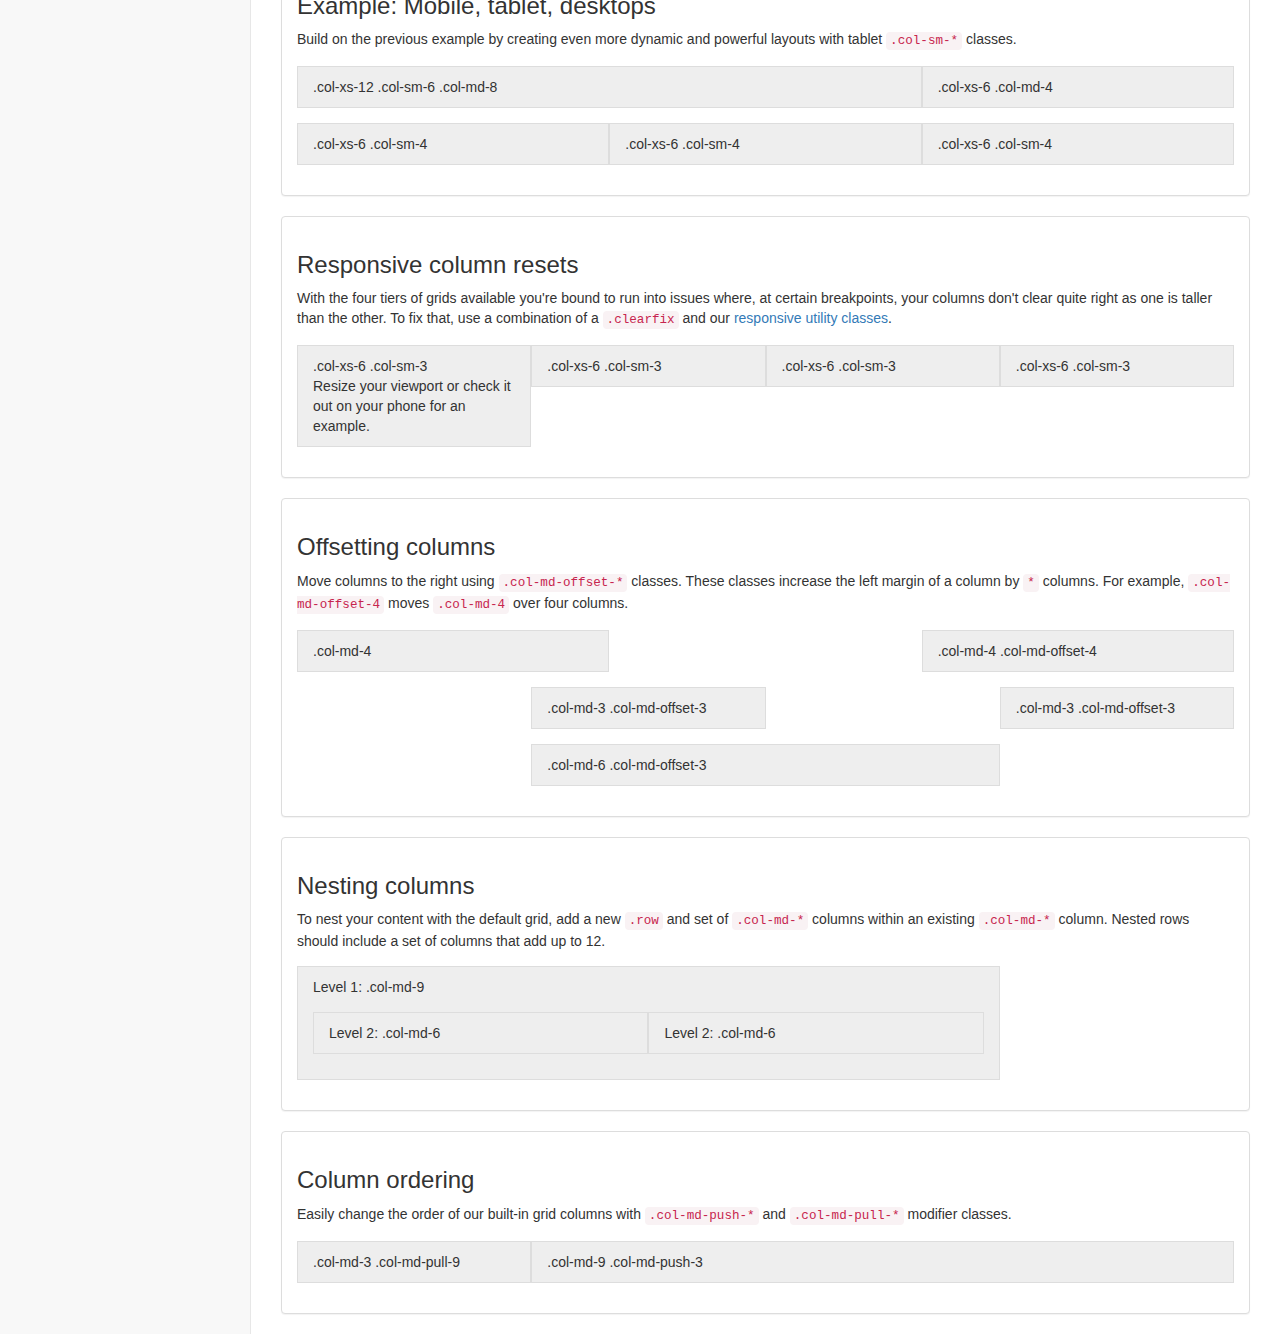
<file: web/lib/pages/grid.html>
<!DOCTYPE html>
<html lang="en">

<head>

    <meta charset="utf-8">
    <meta http-equiv="X-UA-Compatible" content="IE=edge">
    <meta name="viewport" content="width=device-width, initial-scale=1">
    <meta name="description" content="">
    <meta name="author" content="">

    <title>SB Admin 2 - Bootstrap Admin Theme</title>

    <!-- Bootstrap Core CSS -->
    <link href="../vendor/bootstrap/css/bootstrap.min.css" rel="stylesheet">

    <!-- MetisMenu CSS -->
    <link href="../vendor/metisMenu/metisMenu.min.css" rel="stylesheet">

    <!-- Custom CSS -->
    <link href="../dist/css/sb-admin-2.css" rel="stylesheet">

    <!-- Custom Fonts -->
    <link href="../vendor/font-awesome/css/font-awesome.min.css" rel="stylesheet" type="text/css">

    <!-- HTML5 Shim and Respond.js IE8 support of HTML5 elements and media queries -->
    <!-- WARNING: Respond.js doesn't work if you view the page via file:// -->
    <!--[if lt IE 9]>
        <script src="https://oss.maxcdn.com/libs/html5shiv/3.7.0/html5shiv.js"></script>
        <script src="https://oss.maxcdn.com/libs/respond.js/1.4.2/respond.min.js"></script>
    <![endif]-->

</head>

<body>

    <div id="wrapper">

        <!-- Navigation -->
        <nav class="navbar navbar-default navbar-static-top" role="navigation" style="margin-bottom: 0">
            <div class="navbar-header">
                <button type="button" class="navbar-toggle" data-toggle="collapse" data-target=".navbar-collapse">
                    <span class="sr-only">Toggle navigation</span>
                    <span class="icon-bar"></span>
                    <span class="icon-bar"></span>
                    <span class="icon-bar"></span>
                </button>
                <a class="navbar-brand" href="index.html">SB Admin v2.0</a>
            </div>
            <!-- /.navbar-header -->

            <ul class="nav navbar-top-links navbar-right">
                <li class="dropdown">
                    <a class="dropdown-toggle" data-toggle="dropdown" href="#">
                        <i class="fa fa-envelope fa-fw"></i> <i class="fa fa-caret-down"></i>
                    </a>
                    <ul class="dropdown-menu dropdown-messages">
                        <li>
                            <a href="#">
                                <div>
                                    <strong>John Smith</strong>
                                    <span class="pull-right text-muted">
                                        <em>Yesterday</em>
                                    </span>
                                </div>
                                <div>Lorem ipsum dolor sit amet, consectetur adipiscing elit. Pellentesque eleifend...</div>
                            </a>
                        </li>
                        <li class="divider"></li>
                        <li>
                            <a href="#">
                                <div>
                                    <strong>John Smith</strong>
                                    <span class="pull-right text-muted">
                                        <em>Yesterday</em>
                                    </span>
                                </div>
                                <div>Lorem ipsum dolor sit amet, consectetur adipiscing elit. Pellentesque eleifend...</div>
                            </a>
                        </li>
                        <li class="divider"></li>
                        <li>
                            <a href="#">
                                <div>
                                    <strong>John Smith</strong>
                                    <span class="pull-right text-muted">
                                        <em>Yesterday</em>
                                    </span>
                                </div>
                                <div>Lorem ipsum dolor sit amet, consectetur adipiscing elit. Pellentesque eleifend...</div>
                            </a>
                        </li>
                        <li class="divider"></li>
                        <li>
                            <a class="text-center" href="#">
                                <strong>Read All Messages</strong>
                                <i class="fa fa-angle-right"></i>
                            </a>
                        </li>
                    </ul>
                    <!-- /.dropdown-messages -->
                </li>
                <!-- /.dropdown -->
                <li class="dropdown">
                    <a class="dropdown-toggle" data-toggle="dropdown" href="#">
                        <i class="fa fa-tasks fa-fw"></i> <i class="fa fa-caret-down"></i>
                    </a>
                    <ul class="dropdown-menu dropdown-tasks">
                        <li>
                            <a href="#">
                                <div>
                                    <p>
                                        <strong>Task 1</strong>
                                        <span class="pull-right text-muted">40% Complete</span>
                                    </p>
                                    <div class="progress progress-striped active">
                                        <div class="progress-bar progress-bar-success" role="progressbar" aria-valuenow="40" aria-valuemin="0" aria-valuemax="100" style="width: 40%">
                                            <span class="sr-only">40% Complete (success)</span>
                                        </div>
                                    </div>
                                </div>
                            </a>
                        </li>
                        <li class="divider"></li>
                        <li>
                            <a href="#">
                                <div>
                                    <p>
                                        <strong>Task 2</strong>
                                        <span class="pull-right text-muted">20% Complete</span>
                                    </p>
                                    <div class="progress progress-striped active">
                                        <div class="progress-bar progress-bar-info" role="progressbar" aria-valuenow="20" aria-valuemin="0" aria-valuemax="100" style="width: 20%">
                                            <span class="sr-only">20% Complete</span>
                                        </div>
                                    </div>
                                </div>
                            </a>
                        </li>
                        <li class="divider"></li>
                        <li>
                            <a href="#">
                                <div>
                                    <p>
                                        <strong>Task 3</strong>
                                        <span class="pull-right text-muted">60% Complete</span>
                                    </p>
                                    <div class="progress progress-striped active">
                                        <div class="progress-bar progress-bar-warning" role="progressbar" aria-valuenow="60" aria-valuemin="0" aria-valuemax="100" style="width: 60%">
                                            <span class="sr-only">60% Complete (warning)</span>
                                        </div>
                                    </div>
                                </div>
                            </a>
                        </li>
                        <li class="divider"></li>
                        <li>
                            <a href="#">
                                <div>
                                    <p>
                                        <strong>Task 4</strong>
                                        <span class="pull-right text-muted">80% Complete</span>
                                    </p>
                                    <div class="progress progress-striped active">
                                        <div class="progress-bar progress-bar-danger" role="progressbar" aria-valuenow="80" aria-valuemin="0" aria-valuemax="100" style="width: 80%">
                                            <span class="sr-only">80% Complete (danger)</span>
                                        </div>
                                    </div>
                                </div>
                            </a>
                        </li>
                        <li class="divider"></li>
                        <li>
                            <a class="text-center" href="#">
                                <strong>See All Tasks</strong>
                                <i class="fa fa-angle-right"></i>
                            </a>
                        </li>
                    </ul>
                    <!-- /.dropdown-tasks -->
                </li>
                <!-- /.dropdown -->
                <li class="dropdown">
                    <a class="dropdown-toggle" data-toggle="dropdown" href="#">
                        <i class="fa fa-bell fa-fw"></i> <i class="fa fa-caret-down"></i>
                    </a>
                    <ul class="dropdown-menu dropdown-alerts">
                        <li>
                            <a href="#">
                                <div>
                                    <i class="fa fa-comment fa-fw"></i> New Comment
                                    <span class="pull-right text-muted small">4 minutes ago</span>
                                </div>
                            </a>
                        </li>
                        <li class="divider"></li>
                        <li>
                            <a href="#">
                                <div>
                                    <i class="fa fa-twitter fa-fw"></i> 3 New Followers
                                    <span class="pull-right text-muted small">12 minutes ago</span>
                                </div>
                            </a>
                        </li>
                        <li class="divider"></li>
                        <li>
                            <a href="#">
                                <div>
                                    <i class="fa fa-envelope fa-fw"></i> Message Sent
                                    <span class="pull-right text-muted small">4 minutes ago</span>
                                </div>
                            </a>
                        </li>
                        <li class="divider"></li>
                        <li>
                            <a href="#">
                                <div>
                                    <i class="fa fa-tasks fa-fw"></i> New Task
                                    <span class="pull-right text-muted small">4 minutes ago</span>
                                </div>
                            </a>
                        </li>
                        <li class="divider"></li>
                        <li>
                            <a href="#">
                                <div>
                                    <i class="fa fa-upload fa-fw"></i> Server Rebooted
                                    <span class="pull-right text-muted small">4 minutes ago</span>
                                </div>
                            </a>
                        </li>
                        <li class="divider"></li>
                        <li>
                            <a class="text-center" href="#">
                                <strong>See All Alerts</strong>
                                <i class="fa fa-angle-right"></i>
                            </a>
                        </li>
                    </ul>
                    <!-- /.dropdown-alerts -->
                </li>
                <!-- /.dropdown -->
                <li class="dropdown">
                    <a class="dropdown-toggle" data-toggle="dropdown" href="#">
                        <i class="fa fa-user fa-fw"></i> <i class="fa fa-caret-down"></i>
                    </a>
                    <ul class="dropdown-menu dropdown-user">
                        <li><a href="#"><i class="fa fa-user fa-fw"></i> User Profile</a>
                        </li>
                        <li><a href="#"><i class="fa fa-gear fa-fw"></i> Settings</a>
                        </li>
                        <li class="divider"></li>
                        <li><a href="login.html"><i class="fa fa-sign-out fa-fw"></i> Logout</a>
                        </li>
                    </ul>
                    <!-- /.dropdown-user -->
                </li>
                <!-- /.dropdown -->
            </ul>
            <!-- /.navbar-top-links -->

            <div class="navbar-default sidebar" role="navigation">
                <div class="sidebar-nav navbar-collapse">
                    <ul class="nav" id="side-menu">
                        <li class="sidebar-search">
                            <div class="input-group custom-search-form">
                                <input type="text" class="form-control" placeholder="Search...">
                                <span class="input-group-btn">
                                <button class="btn btn-default" type="button">
                                    <i class="fa fa-search"></i>
                                </button>
                            </span>
                            </div>
                            <!-- /input-group -->
                        </li>
                        <li>
                            <a href="index.html"><i class="fa fa-dashboard fa-fw"></i> Dashboard</a>
                        </li>
                        <li>
                            <a href="#"><i class="fa fa-bar-chart-o fa-fw"></i> Charts<span class="fa arrow"></span></a>
                            <ul class="nav nav-second-level">
                                <li>
                                    <a href="flot.html">Flot Charts</a>
                                </li>
                                <li>
                                    <a href="morris.html">Morris.js Charts</a>
                                </li>
                            </ul>
                            <!-- /.nav-second-level -->
                        </li>
                        <li>
                            <a href="tables.html"><i class="fa fa-table fa-fw"></i> Tables</a>
                        </li>
                        <li>
                            <a href="forms.html"><i class="fa fa-edit fa-fw"></i> Forms</a>
                        </li>
                        <li>
                            <a href="#"><i class="fa fa-wrench fa-fw"></i> UI Elements<span class="fa arrow"></span></a>
                            <ul class="nav nav-second-level">
                                <li>
                                    <a href="panels-wells.html">Panels and Wells</a>
                                </li>
                                <li>
                                    <a href="buttons.html">Buttons</a>
                                </li>
                                <li>
                                    <a href="notifications.html">Notifications</a>
                                </li>
                                <li>
                                    <a href="typography.html">Typography</a>
                                </li>
                                <li>
                                    <a href="icons.html"> Icons</a>
                                </li>
                                <li>
                                    <a href="grid.html">Grid</a>
                                </li>
                            </ul>
                            <!-- /.nav-second-level -->
                        </li>
                        <li>
                            <a href="#"><i class="fa fa-sitemap fa-fw"></i> Multi-Level Dropdown<span class="fa arrow"></span></a>
                            <ul class="nav nav-second-level">
                                <li>
                                    <a href="#">Second Level Item</a>
                                </li>
                                <li>
                                    <a href="#">Second Level Item</a>
                                </li>
                                <li>
                                    <a href="#">Third Level <span class="fa arrow"></span></a>
                                    <ul class="nav nav-third-level">
                                        <li>
                                            <a href="#">Third Level Item</a>
                                        </li>
                                        <li>
                                            <a href="#">Third Level Item</a>
                                        </li>
                                        <li>
                                            <a href="#">Third Level Item</a>
                                        </li>
                                        <li>
                                            <a href="#">Third Level Item</a>
                                        </li>
                                    </ul>
                                    <!-- /.nav-third-level -->
                                </li>
                            </ul>
                            <!-- /.nav-second-level -->
                        </li>
                        <li>
                            <a href="#"><i class="fa fa-files-o fa-fw"></i> Sample Pages<span class="fa arrow"></span></a>
                            <ul class="nav nav-second-level">
                                <li>
                                    <a href="blank.html">Blank Page</a>
                                </li>
                                <li>
                                    <a href="login.html">Login Page</a>
                                </li>
                            </ul>
                            <!-- /.nav-second-level -->
                        </li>
                    </ul>
                </div>
                <!-- /.sidebar-collapse -->
            </div>
            <!-- /.navbar-static-side -->
        </nav>

        <div id="page-wrapper">
            <div class="row">
                <div class="col-lg-12">
                    <h1 class="page-header">Grid</h1>
                </div>
                <!-- /.col-lg-12 -->
            </div>
            <!-- /.row -->
            <div class="row">
                <div class="col-lg-12">
                    <div class="panel panel-default">
                        <div class="panel-body">
                            <h3>Grid options</h3>
                            <p>See how aspects of the Bootstrap grid system work across multiple devices with a handy table.</p>
                            <div class="table-responsive">
                                <table class="table table-bordered table-striped">
                                    <thead>
                                        <tr>
                                            <th></th>
                                            <th>
                                                Extra small devices
                                                <small>Phones (&lt;768px)</small>
                                            </th>
                                            <th>
                                                Small devices
                                                <small>Tablets (&ge;768px)</small>
                                            </th>
                                            <th>
                                                Medium devices
                                                <small>Desktops (&ge;992px)</small>
                                            </th>
                                            <th>
                                                Large devices
                                                <small>Desktops (&ge;1200px)</small>
                                            </th>
                                        </tr>
                                    </thead>
                                    <tbody>
                                        <tr>
                                            <th>Grid behavior</th>
                                            <td>Horizontal at all times</td>
                                            <td colspan="3">Collapsed to start, horizontal above breakpoints</td>
                                        </tr>
                                        <tr>
                                            <th>Max container width</th>
                                            <td>None (auto)</td>
                                            <td>750px</td>
                                            <td>970px</td>
                                            <td>1170px</td>
                                        </tr>
                                        <tr>
                                            <th>Class prefix</th>
                                            <td>
                                                <code>.col-xs-</code>
                                            </td>
                                            <td>
                                                <code>.col-sm-</code>
                                            </td>
                                            <td>
                                                <code>.col-md-</code>
                                            </td>
                                            <td>
                                                <code>.col-lg-</code>
                                            </td>
                                        </tr>
                                        <tr>
                                            <th># of columns</th>
                                            <td colspan="4">12</td>
                                        </tr>
                                        <tr>
                                            <th>Max column width</th>
                                            <td class="text-muted">Auto</td>
                                            <td>60px</td>
                                            <td>78px</td>
                                            <td>95px</td>
                                        </tr>
                                        <tr>
                                            <th>Gutter width</th>
                                            <td colspan="4">30px (15px on each side of a column)</td>
                                        </tr>
                                        <tr>
                                            <th>Nestable</th>
                                            <td colspan="4">Yes</td>
                                        </tr>
                                        <tr>
                                            <th>Offsets</th>
                                            <td colspan="4">Yes</td>
                                        </tr>
                                        <tr>
                                            <th>Column ordering</th>
                                            <td colspan="4">Yes</td>
                                        </tr>
                                    </tbody>
                                </table>
                            </div>
                            <p>Grid classes apply to devices with screen widths greater than or equal to the breakpoint sizes, and override grid classes targeted at smaller devices. Therefore, applying any
                                <code>.col-md-</code> class to an element will not only affect its styling on medium devices but also on large devices if a
                                <code>.col-lg-</code> class is not present.</p>
                        </div>
                    </div>
                </div>
                <!-- /.col-lg-12 -->
            </div>
            <!-- /.row -->

            <div class="row">
                <div class="col-lg-12">
                    <div class="panel panel-default">
                        <div class="panel-body">
                            <h3>Example: Stacked-to-horizontal</h3>
                            <p>Using a single set of
                                <code>.col-md-*</code> grid classes, you can create a default grid system that starts out stacked on mobile devices and tablet devices (the extra small to small range) before becoming horizontal on desktop (medium) devices. Place grid columns in any
                                <code>.row</code>.</p>
                            <div class="row show-grid">
                                <div class="col-md-1">.col-md-1</div>
                                <div class="col-md-1">.col-md-1</div>
                                <div class="col-md-1">.col-md-1</div>
                                <div class="col-md-1">.col-md-1</div>
                                <div class="col-md-1">.col-md-1</div>
                                <div class="col-md-1">.col-md-1</div>
                                <div class="col-md-1">.col-md-1</div>
                                <div class="col-md-1">.col-md-1</div>
                                <div class="col-md-1">.col-md-1</div>
                                <div class="col-md-1">.col-md-1</div>
                                <div class="col-md-1">.col-md-1</div>
                                <div class="col-md-1">.col-md-1</div>
                            </div>
                            <div class="row show-grid">
                                <div class="col-md-8">.col-md-8</div>
                                <div class="col-md-4">.col-md-4</div>
                            </div>
                            <div class="row show-grid">
                                <div class="col-md-4">.col-md-4</div>
                                <div class="col-md-4">.col-md-4</div>
                                <div class="col-md-4">.col-md-4</div>
                            </div>
                            <div class="row show-grid">
                                <div class="col-md-6">.col-md-6</div>
                                <div class="col-md-6">.col-md-6</div>
                            </div>
                        </div>
                    </div>
                </div>
                <!-- /.col-lg-12 -->
            </div>
            <!-- /.row -->

            <div class="row">
                <div class="col-lg-12">
                    <div class="panel panel-default">
                        <div class="panel-body">
                            <h3>Example: Mobile and desktop</h3>
                            <p>Don't want your columns to simply stack in smaller devices? Use the extra small and medium device grid classes by adding
                                <code>.col-xs-*</code>
                                <code>.col-md-*</code> to your columns. See the example below for a better idea of how it all works.</p>
                            <div class="row show-grid">
                                <div class="col-xs-12 col-md-8">.col-xs-12 .col-md-8</div>
                                <div class="col-xs-6 col-md-4">.col-xs-6 .col-md-4</div>
                            </div>
                            <div class="row show-grid">
                                <div class="col-xs-6 col-md-4">.col-xs-6 .col-md-4</div>
                                <div class="col-xs-6 col-md-4">.col-xs-6 .col-md-4</div>
                                <div class="col-xs-6 col-md-4">.col-xs-6 .col-md-4</div>
                            </div>
                            <div class="row show-grid">
                                <div class="col-xs-6">.col-xs-6</div>
                                <div class="col-xs-6">.col-xs-6</div>
                            </div>
                        </div>
                    </div>
                </div>
                <!-- /.col-lg-12 -->
            </div>
            <!-- /.row -->

            <div class="row">
                <div class="col-lg-12">
                    <div class="panel panel-default">
                        <div class="panel-body">
                            <h3>Example: Mobile, tablet, desktops</h3>
                            <p>Build on the previous example by creating even more dynamic and powerful layouts with tablet
                                <code>.col-sm-*</code> classes.</p>
                            <div class="row show-grid">
                                <div class="col-xs-12 col-sm-6 col-md-8">.col-xs-12 .col-sm-6 .col-md-8</div>
                                <div class="col-xs-6 col-md-4">.col-xs-6 .col-md-4</div>
                            </div>
                            <div class="row show-grid">
                                <div class="col-xs-6 col-sm-4">.col-xs-6 .col-sm-4</div>
                                <div class="col-xs-6 col-sm-4">.col-xs-6 .col-sm-4</div>
                                <!-- Optional: clear the XS cols if their content doesn't match in height -->
                                <div class="clearfix visible-xs"></div>
                                <div class="col-xs-6 col-sm-4">.col-xs-6 .col-sm-4</div>
                            </div>
                        </div>
                    </div>
                </div>
                <!-- /.col-lg-12 -->
            </div>
            <!-- /.row -->

            <div class="row">
                <div class="col-lg-12">
                    <div class="panel panel-default">
                        <div class="panel-body">
                            <h3 id="grid-responsive-resets">Responsive column resets</h3>
                            <p>With the four tiers of grids available you're bound to run into issues where, at certain breakpoints, your columns don't clear quite right as one is taller than the other. To fix that, use a combination of a
                                <code>.clearfix</code> and our <a href="#responsive-utilities">responsive utility classes</a>.</p>
                            <div class="row show-grid">
                                <div class="col-xs-6 col-sm-3">
                                    .col-xs-6 .col-sm-3
                                    <br>Resize your viewport or check it out on your phone for an example.
                                </div>
                                <div class="col-xs-6 col-sm-3">.col-xs-6 .col-sm-3</div>

                                <!-- Add the extra clearfix for only the required viewport -->
                                <div class="clearfix visible-xs"></div>

                                <div class="col-xs-6 col-sm-3">.col-xs-6 .col-sm-3</div>
                                <div class="col-xs-6 col-sm-3">.col-xs-6 .col-sm-3</div>
                            </div>
                        </div>
                    </div>
                </div>
                <!-- /.col-lg-12 -->
            </div>
            <!-- /.row -->

            <div class="row">
                <div class="col-lg-12">
                    <div class="panel panel-default">
                        <div class="panel-body">
                            <h3 id="grid-offsetting">Offsetting columns</h3>
                            <p>Move columns to the right using
                                <code>.col-md-offset-*</code> classes. These classes increase the left margin of a column by
                                <code>*</code> columns. For example,
                                <code>.col-md-offset-4</code> moves
                                <code>.col-md-4</code> over four columns.</p>
                            <div class="row show-grid">
                                <div class="col-md-4">.col-md-4</div>
                                <div class="col-md-4 col-md-offset-4">.col-md-4 .col-md-offset-4</div>
                            </div>
                            <div class="row show-grid">
                                <div class="col-md-3 col-md-offset-3">.col-md-3 .col-md-offset-3</div>
                                <div class="col-md-3 col-md-offset-3">.col-md-3 .col-md-offset-3</div>
                            </div>
                            <div class="row show-grid">
                                <div class="col-md-6 col-md-offset-3">.col-md-6 .col-md-offset-3</div>
                            </div>
                        </div>
                    </div>
                </div>
                <!-- /.col-lg-12 -->
            </div>
            <!-- /.row -->

            <div class="row">
                <div class="col-lg-12">
                    <div class="panel panel-default">
                        <div class="panel-body">
                            <h3 id="grid-nesting">Nesting columns</h3>
                            <p>To nest your content with the default grid, add a new
                                <code>.row</code> and set of
                                <code>.col-md-*</code> columns within an existing
                                <code>.col-md-*</code> column. Nested rows should include a set of columns that add up to 12.</p>
                            <div class="row show-grid">
                                <div class="col-md-9">
                                    Level 1: .col-md-9
                                    <div class="row show-grid">
                                        <div class="col-md-6">
                                            Level 2: .col-md-6
                                        </div>
                                        <div class="col-md-6">
                                            Level 2: .col-md-6
                                        </div>
                                    </div>
                                </div>
                            </div>
                        </div>
                    </div>
                </div>
                <!-- /.col-lg-12 -->
            </div>
            <!-- /.row -->

            <div class="row">
                <div class="col-lg-12">
                    <div class="panel panel-default">
                        <div class="panel-body">
                            <h3 id="grid-column-ordering">Column ordering</h3>
                            <p>Easily change the order of our built-in grid columns with
                                <code>.col-md-push-*</code> and
                                <code>.col-md-pull-*</code> modifier classes.</p>
                            <div class="row show-grid">
                                <div class="col-md-9 col-md-push-3">.col-md-9 .col-md-push-3</div>
                                <div class="col-md-3 col-md-pull-9">.col-md-3 .col-md-pull-9</div>
                            </div>
                        </div>
                    </div>
                </div>
                <!-- /.col-lg-12 -->
            </div>
            <!-- /.row -->

        </div>
        <!-- /#page-wrapper -->

    </div>
    <!-- /#wrapper -->

    <!-- jQuery -->
    <script src="../vendor/jquery/jquery.min.js"></script>

    <!-- Bootstrap Core JavaScript -->
    <script src="../vendor/bootstrap/js/bootstrap.min.js"></script>

    <!-- Metis Menu Plugin JavaScript -->
    <script src="../vendor/metisMenu/metisMenu.min.js"></script>

    <!-- Custom Theme JavaScript -->
    <script src="../dist/js/sb-admin-2.js"></script>

</body>

</html>
</file>
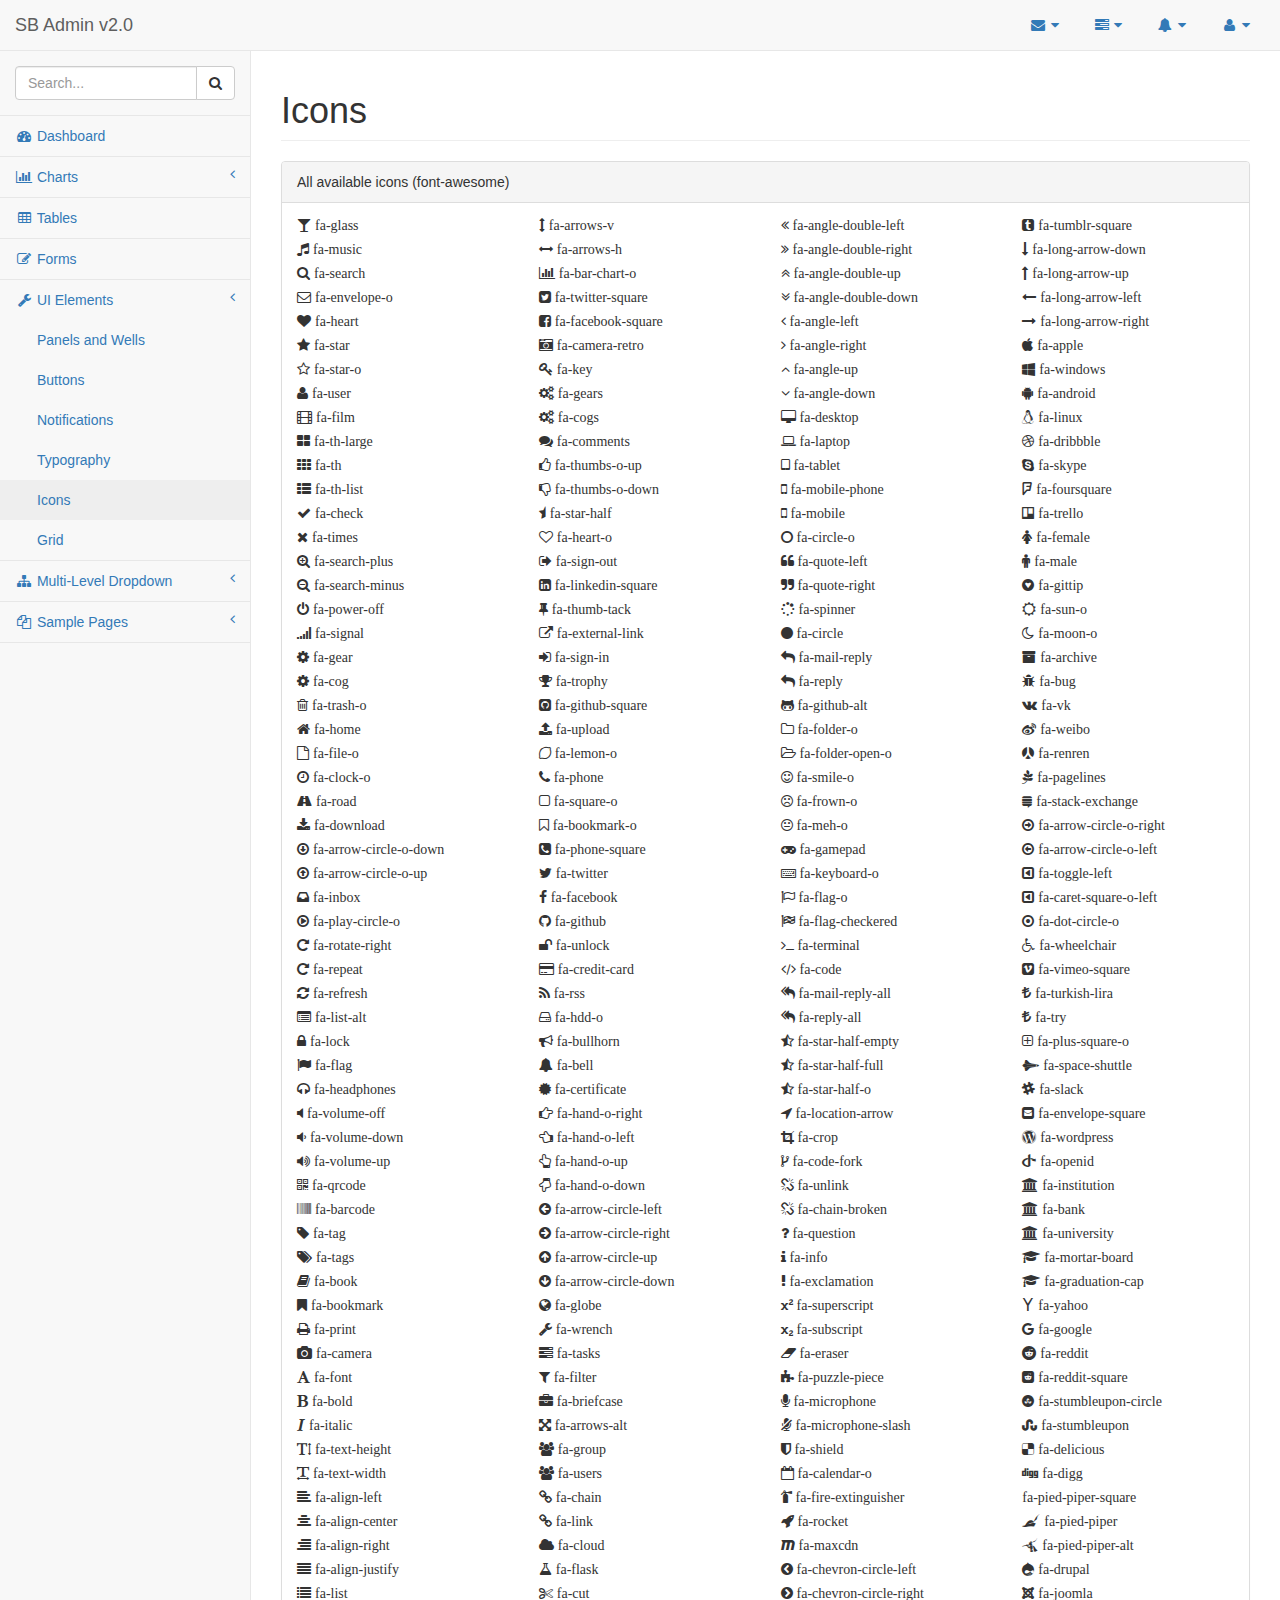
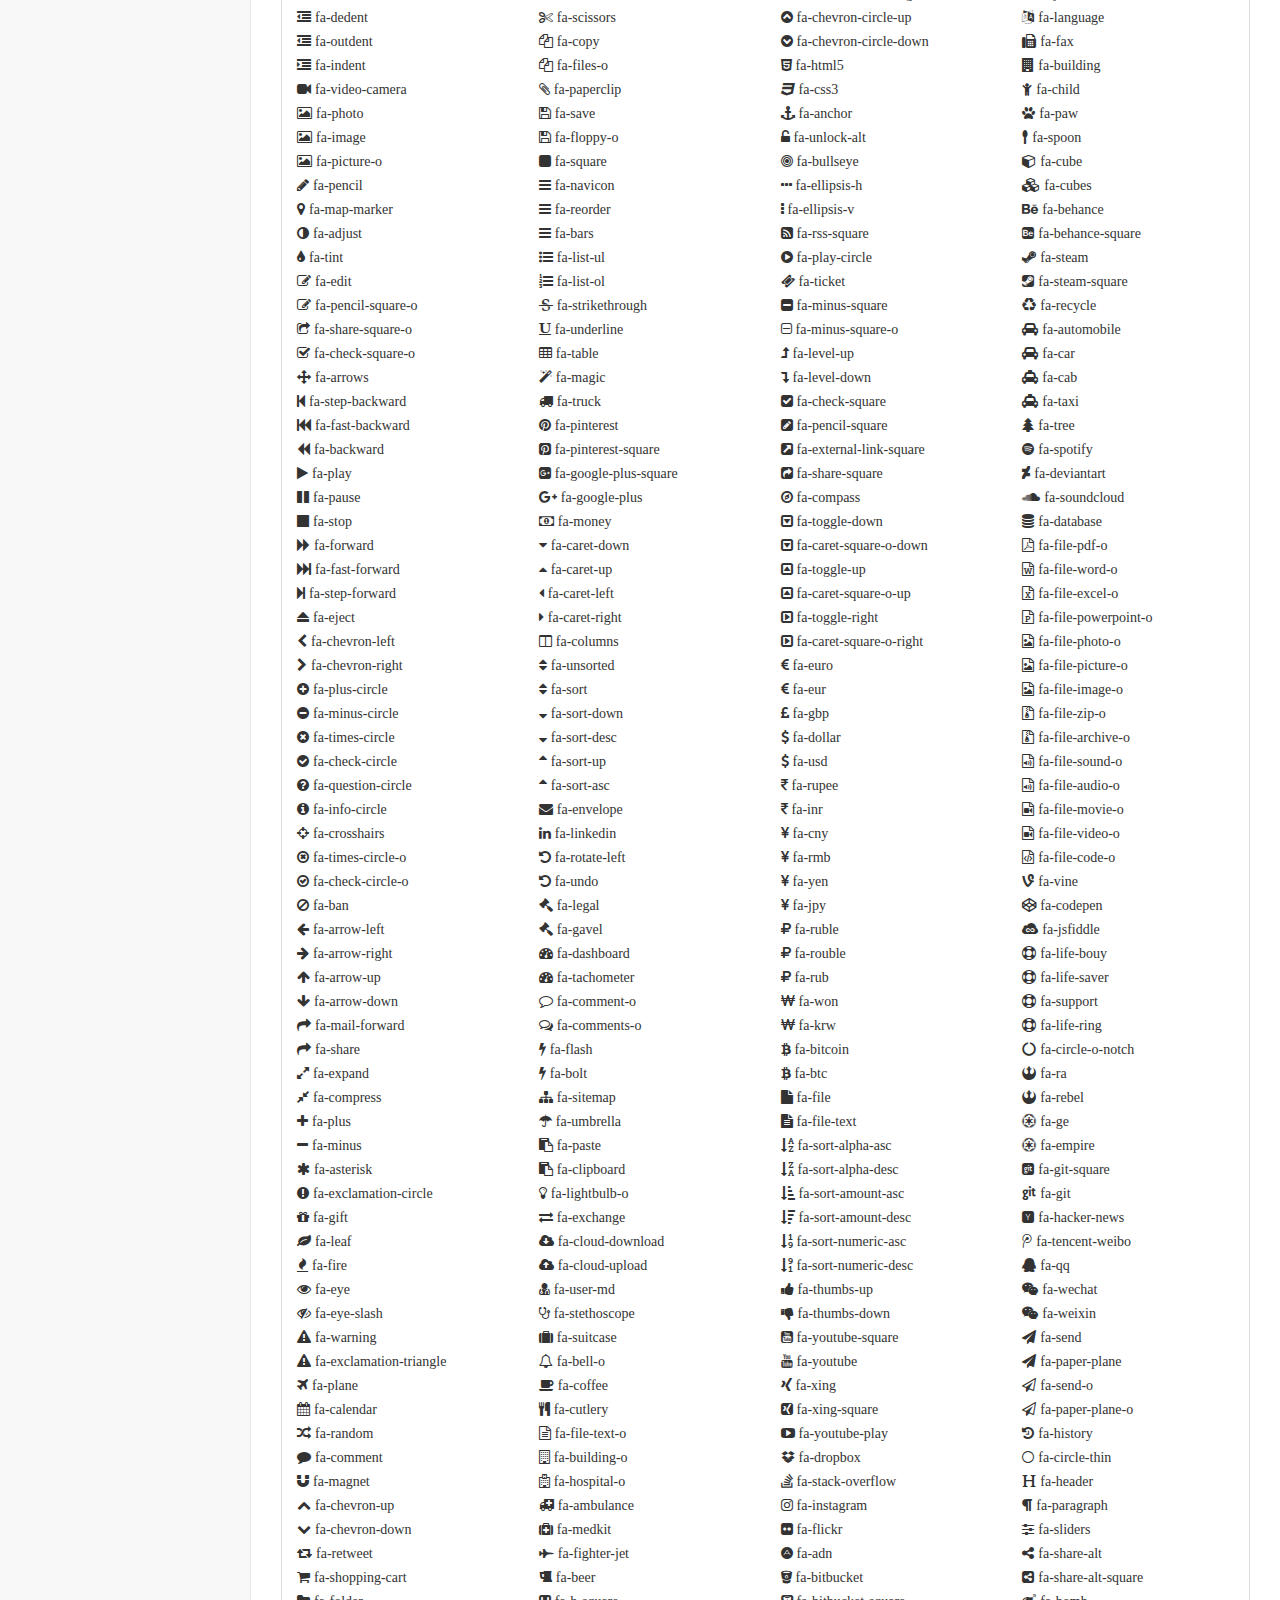
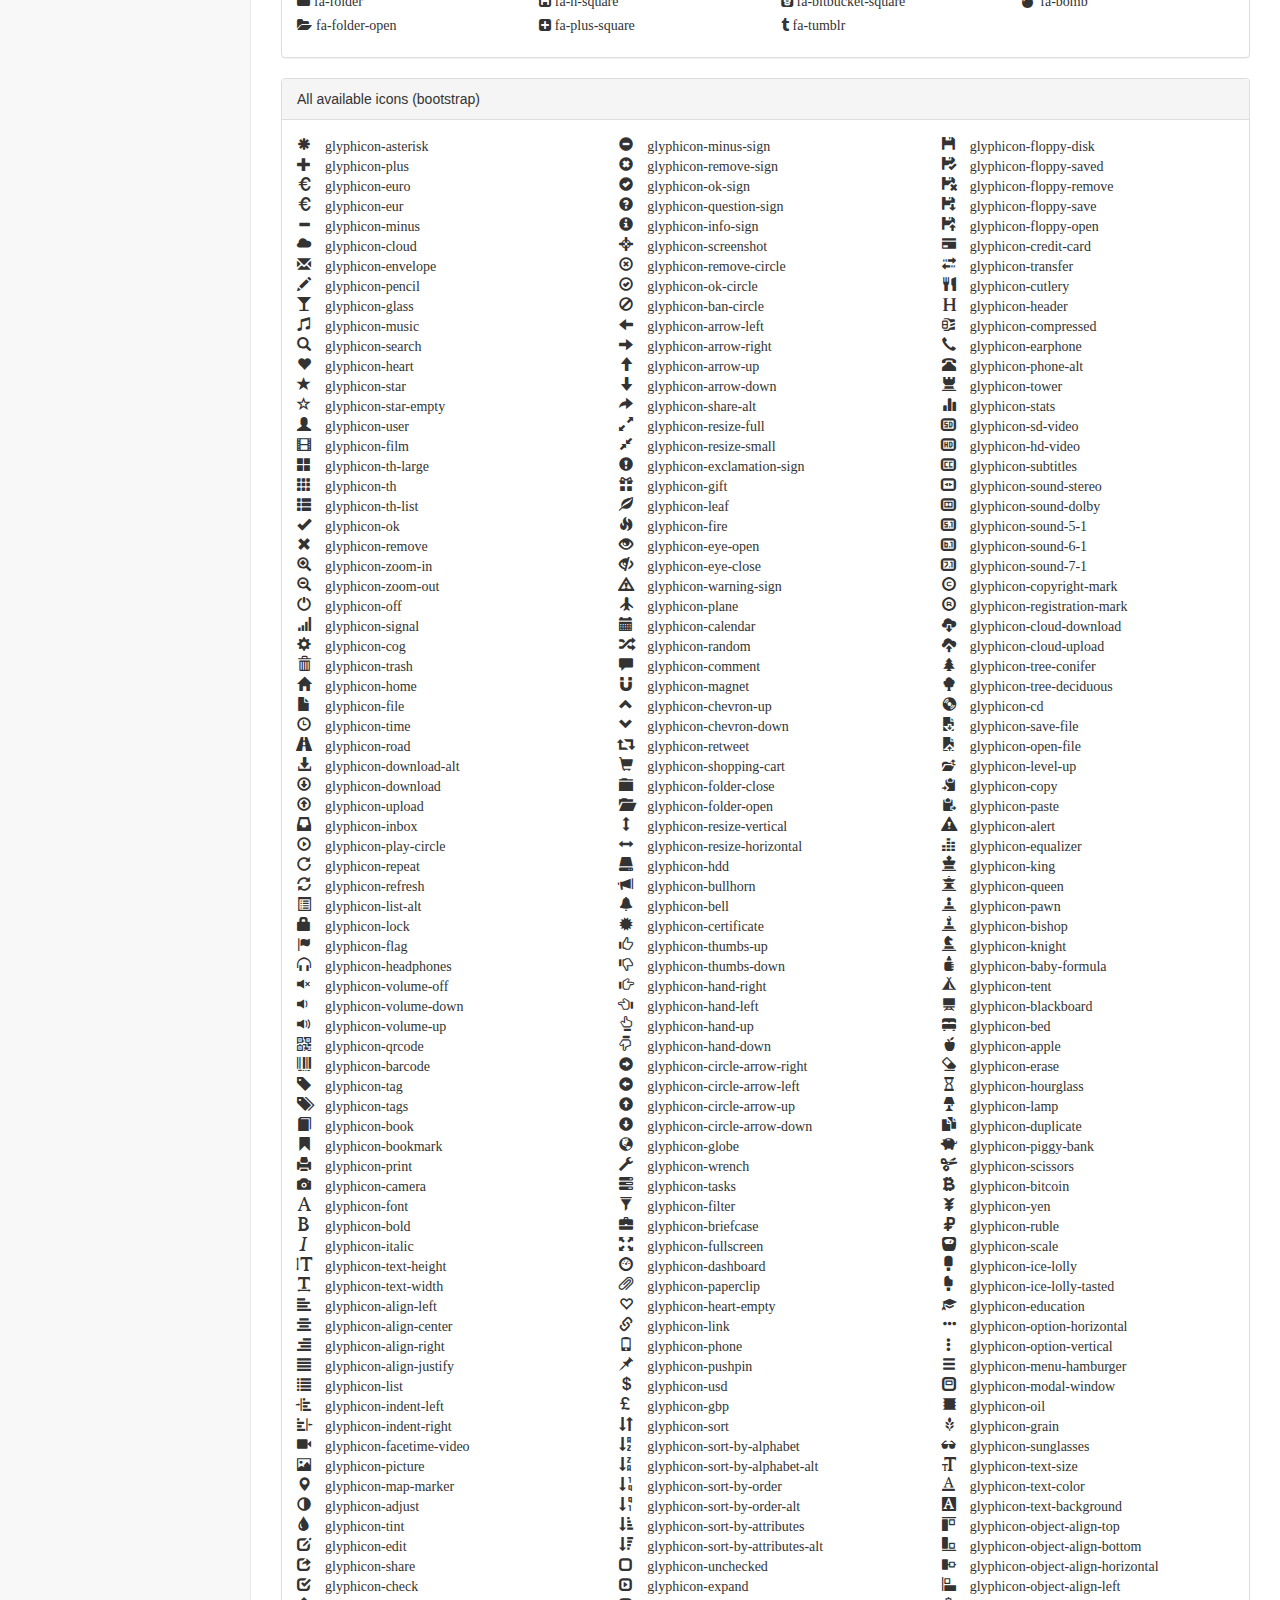
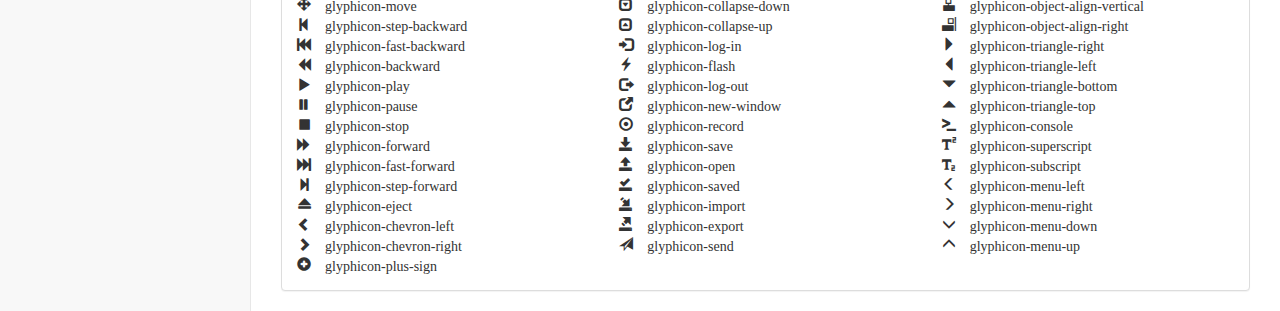
<file: web/lib/pages/icons.html>
<!DOCTYPE html>
<html lang="en">

<head>

    <meta charset="utf-8">
    <meta http-equiv="X-UA-Compatible" content="IE=edge">
    <meta name="viewport" content="width=device-width, initial-scale=1">
    <meta name="description" content="">
    <meta name="author" content="">

    <title>SB Admin 2 - Bootstrap Admin Theme</title>

    <!-- Bootstrap Core CSS -->
    <link href="../vendor/bootstrap/css/bootstrap.min.css" rel="stylesheet">

    <!-- MetisMenu CSS -->
    <link href="../vendor/metisMenu/metisMenu.min.css" rel="stylesheet">

    <!-- Custom CSS -->
    <link href="../dist/css/sb-admin-2.css" rel="stylesheet">

    <!-- Custom Fonts -->
    <link href="../vendor/font-awesome/css/font-awesome.min.css" rel="stylesheet" type="text/css">

    <!-- HTML5 Shim and Respond.js IE8 support of HTML5 elements and media queries -->
    <!-- WARNING: Respond.js doesn't work if you view the page via file:// -->
    <!--[if lt IE 9]>
        <script src="https://oss.maxcdn.com/libs/html5shiv/3.7.0/html5shiv.js"></script>
        <script src="https://oss.maxcdn.com/libs/respond.js/1.4.2/respond.min.js"></script>
    <![endif]-->

</head>

<body>

    <div id="wrapper">

        <!-- Navigation -->
        <nav class="navbar navbar-default navbar-static-top" role="navigation" style="margin-bottom: 0">
            <div class="navbar-header">
                <button type="button" class="navbar-toggle" data-toggle="collapse" data-target=".navbar-collapse">
                    <span class="sr-only">Toggle navigation</span>
                    <span class="icon-bar"></span>
                    <span class="icon-bar"></span>
                    <span class="icon-bar"></span>
                </button>
                <a class="navbar-brand" href="index.html">SB Admin v2.0</a>
            </div>
            <!-- /.navbar-header -->

            <ul class="nav navbar-top-links navbar-right">
                <li class="dropdown">
                    <a class="dropdown-toggle" data-toggle="dropdown" href="#">
                        <i class="fa fa-envelope fa-fw"></i> <i class="fa fa-caret-down"></i>
                    </a>
                    <ul class="dropdown-menu dropdown-messages">
                        <li>
                            <a href="#">
                                <div>
                                    <strong>John Smith</strong>
                                    <span class="pull-right text-muted">
                                            <em>Yesterday</em>
                                        </span>
                                </div>
                                <div>Lorem ipsum dolor sit amet, consectetur adipiscing elit. Pellentesque eleifend...</div>
                            </a>
                        </li>
                        <li class="divider"></li>
                        <li>
                            <a href="#">
                                <div>
                                    <strong>John Smith</strong>
                                    <span class="pull-right text-muted">
                                            <em>Yesterday</em>
                                        </span>
                                </div>
                                <div>Lorem ipsum dolor sit amet, consectetur adipiscing elit. Pellentesque eleifend...</div>
                            </a>
                        </li>
                        <li class="divider"></li>
                        <li>
                            <a href="#">
                                <div>
                                    <strong>John Smith</strong>
                                    <span class="pull-right text-muted">
                                            <em>Yesterday</em>
                                        </span>
                                </div>
                                <div>Lorem ipsum dolor sit amet, consectetur adipiscing elit. Pellentesque eleifend...</div>
                            </a>
                        </li>
                        <li class="divider"></li>
                        <li>
                            <a class="text-center" href="#">
                                <strong>Read All Messages</strong>
                                <i class="fa fa-angle-right"></i>
                            </a>
                        </li>
                    </ul>
                    <!-- /.dropdown-messages -->
                </li>
                <!-- /.dropdown -->
                <li class="dropdown">
                    <a class="dropdown-toggle" data-toggle="dropdown" href="#">
                        <i class="fa fa-tasks fa-fw"></i> <i class="fa fa-caret-down"></i>
                    </a>
                    <ul class="dropdown-menu dropdown-tasks">
                        <li>
                            <a href="#">
                                <div>
                                    <p>
                                        <strong>Task 1</strong>
                                        <span class="pull-right text-muted">40% Complete</span>
                                    </p>
                                    <div class="progress progress-striped active">
                                        <div class="progress-bar progress-bar-success" role="progressbar" aria-valuenow="40" aria-valuemin="0" aria-valuemax="100" style="width: 40%">
                                            <span class="sr-only">40% Complete (success)</span>
                                        </div>
                                    </div>
                                </div>
                            </a>
                        </li>
                        <li class="divider"></li>
                        <li>
                            <a href="#">
                                <div>
                                    <p>
                                        <strong>Task 2</strong>
                                        <span class="pull-right text-muted">20% Complete</span>
                                    </p>
                                    <div class="progress progress-striped active">
                                        <div class="progress-bar progress-bar-info" role="progressbar" aria-valuenow="20" aria-valuemin="0" aria-valuemax="100" style="width: 20%">
                                            <span class="sr-only">20% Complete</span>
                                        </div>
                                    </div>
                                </div>
                            </a>
                        </li>
                        <li class="divider"></li>
                        <li>
                            <a href="#">
                                <div>
                                    <p>
                                        <strong>Task 3</strong>
                                        <span class="pull-right text-muted">60% Complete</span>
                                    </p>
                                    <div class="progress progress-striped active">
                                        <div class="progress-bar progress-bar-warning" role="progressbar" aria-valuenow="60" aria-valuemin="0" aria-valuemax="100" style="width: 60%">
                                            <span class="sr-only">60% Complete (warning)</span>
                                        </div>
                                    </div>
                                </div>
                            </a>
                        </li>
                        <li class="divider"></li>
                        <li>
                            <a href="#">
                                <div>
                                    <p>
                                        <strong>Task 4</strong>
                                        <span class="pull-right text-muted">80% Complete</span>
                                    </p>
                                    <div class="progress progress-striped active">
                                        <div class="progress-bar progress-bar-danger" role="progressbar" aria-valuenow="80" aria-valuemin="0" aria-valuemax="100" style="width: 80%">
                                            <span class="sr-only">80% Complete (danger)</span>
                                        </div>
                                    </div>
                                </div>
                            </a>
                        </li>
                        <li class="divider"></li>
                        <li>
                            <a class="text-center" href="#">
                                <strong>See All Tasks</strong>
                                <i class="fa fa-angle-right"></i>
                            </a>
                        </li>
                    </ul>
                    <!-- /.dropdown-tasks -->
                </li>
                <!-- /.dropdown -->
                <li class="dropdown">
                    <a class="dropdown-toggle" data-toggle="dropdown" href="#">
                        <i class="fa fa-bell fa-fw"></i> <i class="fa fa-caret-down"></i>
                    </a>
                    <ul class="dropdown-menu dropdown-alerts">
                        <li>
                            <a href="#">
                                <div>
                                    <i class="fa fa-comment fa-fw"></i> New Comment
                                    <span class="pull-right text-muted small">4 minutes ago</span>
                                </div>
                            </a>
                        </li>
                        <li class="divider"></li>
                        <li>
                            <a href="#">
                                <div>
                                    <i class="fa fa-twitter fa-fw"></i> 3 New Followers
                                    <span class="pull-right text-muted small">12 minutes ago</span>
                                </div>
                            </a>
                        </li>
                        <li class="divider"></li>
                        <li>
                            <a href="#">
                                <div>
                                    <i class="fa fa-envelope fa-fw"></i> Message Sent
                                    <span class="pull-right text-muted small">4 minutes ago</span>
                                </div>
                            </a>
                        </li>
                        <li class="divider"></li>
                        <li>
                            <a href="#">
                                <div>
                                    <i class="fa fa-tasks fa-fw"></i> New Task
                                    <span class="pull-right text-muted small">4 minutes ago</span>
                                </div>
                            </a>
                        </li>
                        <li class="divider"></li>
                        <li>
                            <a href="#">
                                <div>
                                    <i class="fa fa-upload fa-fw"></i> Server Rebooted
                                    <span class="pull-right text-muted small">4 minutes ago</span>
                                </div>
                            </a>
                        </li>
                        <li class="divider"></li>
                        <li>
                            <a class="text-center" href="#">
                                <strong>See All Alerts</strong>
                                <i class="fa fa-angle-right"></i>
                            </a>
                        </li>
                    </ul>
                    <!-- /.dropdown-alerts -->
                </li>
                <!-- /.dropdown -->
                <li class="dropdown">
                    <a class="dropdown-toggle" data-toggle="dropdown" href="#">
                        <i class="fa fa-user fa-fw"></i> <i class="fa fa-caret-down"></i>
                    </a>
                    <ul class="dropdown-menu dropdown-user">
                        <li><a href="#"><i class="fa fa-user fa-fw"></i> User Profile</a>
                        </li>
                        <li><a href="#"><i class="fa fa-gear fa-fw"></i> Settings</a>
                        </li>
                        <li class="divider"></li>
                        <li><a href="login.html"><i class="fa fa-sign-out fa-fw"></i> Logout</a>
                        </li>
                    </ul>
                    <!-- /.dropdown-user -->
                </li>
                <!-- /.dropdown -->
            </ul>
            <!-- /.navbar-top-links -->

            <div class="navbar-default sidebar" role="navigation">
                <div class="sidebar-nav navbar-collapse">
                    <ul class="nav" id="side-menu">
                        <li class="sidebar-search">
                            <div class="input-group custom-search-form">
                                <input type="text" class="form-control" placeholder="Search...">
                                <span class="input-group-btn">
                                    <button class="btn btn-default" type="button">
                                        <i class="fa fa-search"></i>
                                    </button>
                                </span>
                            </div>
                            <!-- /input-group -->
                        </li>
                        <li>
                            <a href="index.html"><i class="fa fa-dashboard fa-fw"></i> Dashboard</a>
                        </li>
                        <li>
                            <a href="#"><i class="fa fa-bar-chart-o fa-fw"></i> Charts<span class="fa arrow"></span></a>
                            <ul class="nav nav-second-level">
                                <li>
                                    <a href="flot.html">Flot Charts</a>
                                </li>
                                <li>
                                    <a href="morris.html">Morris.js Charts</a>
                                </li>
                            </ul>
                            <!-- /.nav-second-level -->
                        </li>
                        <li>
                            <a href="tables.html"><i class="fa fa-table fa-fw"></i> Tables</a>
                        </li>
                        <li>
                            <a href="forms.html"><i class="fa fa-edit fa-fw"></i> Forms</a>
                        </li>
                        <li>
                            <a href="#"><i class="fa fa-wrench fa-fw"></i> UI Elements<span class="fa arrow"></span></a>
                            <ul class="nav nav-second-level">
                                <li>
                                    <a href="panels-wells.html">Panels and Wells</a>
                                </li>
                                <li>
                                    <a href="buttons.html">Buttons</a>
                                </li>
                                <li>
                                    <a href="notifications.html">Notifications</a>
                                </li>
                                <li>
                                    <a href="typography.html">Typography</a>
                                </li>
                                <li>
                                    <a href="icons.html"> Icons</a>
                                </li>
                                <li>
                                    <a href="grid.html">Grid</a>
                                </li>
                            </ul>
                            <!-- /.nav-second-level -->
                        </li>
                        <li>
                            <a href="#"><i class="fa fa-sitemap fa-fw"></i> Multi-Level Dropdown<span class="fa arrow"></span></a>
                            <ul class="nav nav-second-level">
                                <li>
                                    <a href="#">Second Level Item</a>
                                </li>
                                <li>
                                    <a href="#">Second Level Item</a>
                                </li>
                                <li>
                                    <a href="#">Third Level <span class="fa arrow"></span></a>
                                    <ul class="nav nav-third-level">
                                        <li>
                                            <a href="#">Third Level Item</a>
                                        </li>
                                        <li>
                                            <a href="#">Third Level Item</a>
                                        </li>
                                        <li>
                                            <a href="#">Third Level Item</a>
                                        </li>
                                        <li>
                                            <a href="#">Third Level Item</a>
                                        </li>
                                    </ul>
                                    <!-- /.nav-third-level -->
                                </li>
                            </ul>
                            <!-- /.nav-second-level -->
                        </li>
                        <li>
                            <a href="#"><i class="fa fa-files-o fa-fw"></i> Sample Pages<span class="fa arrow"></span></a>
                            <ul class="nav nav-second-level">
                                <li>
                                    <a href="blank.html">Blank Page</a>
                                </li>
                                <li>
                                    <a href="login.html">Login Page</a>
                                </li>
                            </ul>
                            <!-- /.nav-second-level -->
                        </li>
                    </ul>
                </div>
                <!-- /.sidebar-collapse -->
            </div>
            <!-- /.navbar-static-side -->
        </nav>

        <div id="page-wrapper">
            <div class="row">
                <div class="col-lg-12">
                    <h1 class="page-header">Icons</h1>
                </div>
                <!-- /.col-lg-12 -->
            </div>
            <!-- /.row -->
            <div class="row">
                <div class="col-lg-12">
                    <div class="panel panel-default">
                        <div class="panel-heading">
                            All available icons (font-awesome)
                        </div>
                        <div class="panel-body">
                            <div class="row">
                                <div class="fa col-lg-3">
                                    <p class="fa fa-glass"> fa-glass </p>
                                    <br/>
                                    <p class="fa fa-music"> fa-music </p>
                                    <br/>
                                    <p class="fa fa-search"> fa-search </p>
                                    <br/>
                                    <p class="fa fa-envelope-o"> fa-envelope-o </p>
                                    <br/>
                                    <p class="fa fa-heart"> fa-heart </p>
                                    <br/>
                                    <p class="fa fa-star"> fa-star </p>
                                    <br/>
                                    <p class="fa fa-star-o"> fa-star-o </p>
                                    <br/>
                                    <p class="fa fa-user"> fa-user </p>
                                    <br/>
                                    <p class="fa fa-film"> fa-film </p>
                                    <br/>
                                    <p class="fa fa-th-large"> fa-th-large </p>
                                    <br/>
                                    <p class="fa fa-th"> fa-th </p>
                                    <br/>
                                    <p class="fa fa-th-list"> fa-th-list </p>
                                    <br/>
                                    <p class="fa fa-check"> fa-check </p>
                                    <br/>
                                    <p class="fa fa-times"> fa-times </p>
                                    <br/>
                                    <p class="fa fa-search-plus"> fa-search-plus </p>
                                    <br/>
                                    <p class="fa fa-search-minus"> fa-search-minus </p>
                                    <br/>
                                    <p class="fa fa-power-off"> fa-power-off </p>
                                    <br/>
                                    <p class="fa fa-signal"> fa-signal </p>
                                    <br/>
                                    <p class="fa fa-gear"> fa-gear </p>
                                    <br/>
                                    <p class="fa fa-cog"> fa-cog </p>
                                    <br/>
                                    <p class="fa fa-trash-o"> fa-trash-o </p>
                                    <br/>
                                    <p class="fa fa-home"> fa-home </p>
                                    <br/>
                                    <p class="fa fa-file-o"> fa-file-o </p>
                                    <br/>
                                    <p class="fa fa-clock-o"> fa-clock-o </p>
                                    <br/>
                                    <p class="fa fa-road"> fa-road </p>
                                    <br/>
                                    <p class="fa fa-download"> fa-download </p>
                                    <br/>
                                    <p class="fa fa-arrow-circle-o-down"> fa-arrow-circle-o-down </p>
                                    <br/>
                                    <p class="fa fa-arrow-circle-o-up"> fa-arrow-circle-o-up </p>
                                    <br/>
                                    <p class="fa fa-inbox"> fa-inbox </p>
                                    <br/>
                                    <p class="fa fa-play-circle-o"> fa-play-circle-o </p>
                                    <br/>
                                    <p class="fa fa-rotate-right"> fa-rotate-right </p>
                                    <br/>
                                    <p class="fa fa-repeat"> fa-repeat </p>
                                    <br/>
                                    <p class="fa fa-refresh"> fa-refresh </p>
                                    <br/>
                                    <p class="fa fa-list-alt"> fa-list-alt </p>
                                    <br/>
                                    <p class="fa fa-lock"> fa-lock </p>
                                    <br/>
                                    <p class="fa fa-flag"> fa-flag </p>
                                    <br/>
                                    <p class="fa fa-headphones"> fa-headphones </p>
                                    <br/>
                                    <p class="fa fa-volume-off"> fa-volume-off </p>
                                    <br/>
                                    <p class="fa fa-volume-down"> fa-volume-down </p>
                                    <br/>
                                    <p class="fa fa-volume-up"> fa-volume-up </p>
                                    <br/>
                                    <p class="fa fa-qrcode"> fa-qrcode </p>
                                    <br/>
                                    <p class="fa fa-barcode"> fa-barcode </p>
                                    <br/>
                                    <p class="fa fa-tag"> fa-tag </p>
                                    <br/>
                                    <p class="fa fa-tags"> fa-tags </p>
                                    <br/>
                                    <p class="fa fa-book"> fa-book </p>
                                    <br/>
                                    <p class="fa fa-bookmark"> fa-bookmark </p>
                                    <br/>
                                    <p class="fa fa-print"> fa-print </p>
                                    <br/>
                                    <p class="fa fa-camera"> fa-camera </p>
                                    <br/>
                                    <p class="fa fa-font"> fa-font </p>
                                    <br/>
                                    <p class="fa fa-bold"> fa-bold </p>
                                    <br/>
                                    <p class="fa fa-italic"> fa-italic </p>
                                    <br/>
                                    <p class="fa fa-text-height"> fa-text-height </p>
                                    <br/>
                                    <p class="fa fa-text-width"> fa-text-width </p>
                                    <br/>
                                    <p class="fa fa-align-left"> fa-align-left </p>
                                    <br/>
                                    <p class="fa fa-align-center"> fa-align-center </p>
                                    <br/>
                                    <p class="fa fa-align-right"> fa-align-right </p>
                                    <br/>
                                    <p class="fa fa-align-justify"> fa-align-justify </p>
                                    <br/>
                                    <p class="fa fa-list"> fa-list </p>
                                    <br/>
                                    <p class="fa fa-dedent"> fa-dedent </p>
                                    <br/>
                                    <p class="fa fa-outdent"> fa-outdent </p>
                                    <br/>
                                    <p class="fa fa-indent"> fa-indent </p>
                                    <br/>
                                    <p class="fa fa-video-camera"> fa-video-camera </p>
                                    <br/>
                                    <p class="fa fa-photo"> fa-photo </p>
                                    <br/>
                                    <p class="fa fa-image"> fa-image </p>
                                    <br/>
                                    <p class="fa fa-picture-o"> fa-picture-o </p>
                                    <br/>
                                    <p class="fa fa-pencil"> fa-pencil </p>
                                    <br/>
                                    <p class="fa fa-map-marker"> fa-map-marker </p>
                                    <br/>
                                    <p class="fa fa-adjust"> fa-adjust </p>
                                    <br/>
                                    <p class="fa fa-tint"> fa-tint </p>
                                    <br/>
                                    <p class="fa fa-edit"> fa-edit </p>
                                    <br/>
                                    <p class="fa fa-pencil-square-o"> fa-pencil-square-o </p>
                                    <br/>
                                    <p class="fa fa-share-square-o"> fa-share-square-o </p>
                                    <br/>
                                    <p class="fa fa-check-square-o"> fa-check-square-o </p>
                                    <br/>
                                    <p class="fa fa-arrows"> fa-arrows </p>
                                    <br/>
                                    <p class="fa fa-step-backward"> fa-step-backward </p>
                                    <br/>
                                    <p class="fa fa-fast-backward"> fa-fast-backward </p>
                                    <br/>
                                    <p class="fa fa-backward"> fa-backward </p>
                                    <br/>
                                    <p class="fa fa-play"> fa-play </p>
                                    <br/>
                                    <p class="fa fa-pause"> fa-pause </p>
                                    <br/>
                                    <p class="fa fa-stop"> fa-stop </p>
                                    <br/>
                                    <p class="fa fa-forward"> fa-forward </p>
                                    <br/>
                                    <p class="fa fa-fast-forward"> fa-fast-forward </p>
                                    <br/>
                                    <p class="fa fa-step-forward"> fa-step-forward </p>
                                    <br/>
                                    <p class="fa fa-eject"> fa-eject </p>
                                    <br/>
                                    <p class="fa fa-chevron-left"> fa-chevron-left </p>
                                    <br/>
                                    <p class="fa fa-chevron-right"> fa-chevron-right </p>
                                    <br/>
                                    <p class="fa fa-plus-circle"> fa-plus-circle </p>
                                    <br/>
                                    <p class="fa fa-minus-circle"> fa-minus-circle </p>
                                    <br/>
                                    <p class="fa fa-times-circle"> fa-times-circle </p>
                                    <br/>
                                    <p class="fa fa-check-circle"> fa-check-circle </p>
                                    <br/>
                                    <p class="fa fa-question-circle"> fa-question-circle </p>
                                    <br/>
                                    <p class="fa fa-info-circle"> fa-info-circle </p>
                                    <br/>
                                    <p class="fa fa-crosshairs"> fa-crosshairs </p>
                                    <br/>
                                    <p class="fa fa-times-circle-o"> fa-times-circle-o </p>
                                    <br/>
                                    <p class="fa fa-check-circle-o"> fa-check-circle-o </p>
                                    <br/>
                                    <p class="fa fa-ban"> fa-ban </p>
                                    <br/>
                                    <p class="fa fa-arrow-left"> fa-arrow-left </p>
                                    <br/>
                                    <p class="fa fa-arrow-right"> fa-arrow-right </p>
                                    <br/>
                                    <p class="fa fa-arrow-up"> fa-arrow-up </p>
                                    <br/>
                                    <p class="fa fa-arrow-down"> fa-arrow-down </p>
                                    <br/>
                                    <p class="fa fa-mail-forward"> fa-mail-forward </p>
                                    <br/>
                                    <p class="fa fa-share"> fa-share </p>
                                    <br/>
                                    <p class="fa fa-expand"> fa-expand </p>
                                    <br/>
                                    <p class="fa fa-compress"> fa-compress </p>
                                    <br/>
                                    <p class="fa fa-plus"> fa-plus </p>
                                    <br/>
                                    <p class="fa fa-minus"> fa-minus </p>
                                    <br/>
                                    <p class="fa fa-asterisk"> fa-asterisk </p>
                                    <br/>
                                    <p class="fa fa-exclamation-circle"> fa-exclamation-circle </p>
                                    <br/>
                                    <p class="fa fa-gift"> fa-gift </p>
                                    <br/>
                                    <p class="fa fa-leaf"> fa-leaf </p>
                                    <br/>
                                    <p class="fa fa-fire"> fa-fire </p>
                                    <br/>
                                    <p class="fa fa-eye"> fa-eye </p>
                                    <br/>
                                    <p class="fa fa-eye-slash"> fa-eye-slash </p>
                                    <br/>
                                    <p class="fa fa-warning"> fa-warning </p>
                                    <br/>
                                    <p class="fa fa-exclamation-triangle"> fa-exclamation-triangle </p>
                                    <br/>
                                    <p class="fa fa-plane"> fa-plane </p>
                                    <br/>
                                    <p class="fa fa-calendar"> fa-calendar </p>
                                    <br/>
                                    <p class="fa fa-random"> fa-random </p>
                                    <br/>
                                    <p class="fa fa-comment"> fa-comment </p>
                                    <br/>
                                    <p class="fa fa-magnet"> fa-magnet </p>
                                    <br/>
                                    <p class="fa fa-chevron-up"> fa-chevron-up </p>
                                    <br/>
                                    <p class="fa fa-chevron-down"> fa-chevron-down </p>
                                    <br/>
                                    <p class="fa fa-retweet"> fa-retweet </p>
                                    <br/>
                                    <p class="fa fa-shopping-cart"> fa-shopping-cart </p>
                                    <br/>
                                    <p class="fa fa-folder"> fa-folder </p>
                                    <br/>
                                    <p class="fa fa-folder-open"> fa-folder-open </p>
                                    <br/>
                                </div>
                                <!-- /.col-lg-6 (nested) -->
                                <div class="fa col-lg-3">
                                    <p class="fa fa-arrows-v"> fa-arrows-v </p>
                                    <br/>
                                    <p class="fa fa-arrows-h"> fa-arrows-h </p>
                                    <br/>
                                    <p class="fa fa-bar-chart-o"> fa-bar-chart-o </p>
                                    <br/>
                                    <p class="fa fa-twitter-square"> fa-twitter-square </p>
                                    <br/>
                                    <p class="fa fa-facebook-square"> fa-facebook-square </p>
                                    <br/>
                                    <p class="fa fa-camera-retro"> fa-camera-retro </p>
                                    <br/>
                                    <p class="fa fa-key"> fa-key </p>
                                    <br/>
                                    <p class="fa fa-gears"> fa-gears </p>
                                    <br/>
                                    <p class="fa fa-cogs"> fa-cogs </p>
                                    <br/>
                                    <p class="fa fa-comments"> fa-comments </p>
                                    <br/>
                                    <p class="fa fa-thumbs-o-up"> fa-thumbs-o-up </p>
                                    <br/>
                                    <p class="fa fa-thumbs-o-down"> fa-thumbs-o-down </p>
                                    <br/>
                                    <p class="fa fa-star-half"> fa-star-half </p>
                                    <br/>
                                    <p class="fa fa-heart-o"> fa-heart-o </p>
                                    <br/>
                                    <p class="fa fa-sign-out"> fa-sign-out </p>
                                    <br/>
                                    <p class="fa fa-linkedin-square"> fa-linkedin-square </p>
                                    <br/>
                                    <p class="fa fa-thumb-tack"> fa-thumb-tack </p>
                                    <br/>
                                    <p class="fa fa-external-link"> fa-external-link </p>
                                    <br/>
                                    <p class="fa fa-sign-in"> fa-sign-in </p>
                                    <br/>
                                    <p class="fa fa-trophy"> fa-trophy </p>
                                    <br/>
                                    <p class="fa fa-github-square"> fa-github-square </p>
                                    <br/>
                                    <p class="fa fa-upload"> fa-upload </p>
                                    <br/>
                                    <p class="fa fa-lemon-o"> fa-lemon-o </p>
                                    <br/>
                                    <p class="fa fa-phone"> fa-phone </p>
                                    <br/>
                                    <p class="fa fa-square-o"> fa-square-o </p>
                                    <br/>
                                    <p class="fa fa-bookmark-o"> fa-bookmark-o </p>
                                    <br/>
                                    <p class="fa fa-phone-square"> fa-phone-square </p>
                                    <br/>
                                    <p class="fa fa-twitter"> fa-twitter </p>
                                    <br/>
                                    <p class="fa fa-facebook"> fa-facebook </p>
                                    <br/>
                                    <p class="fa fa-github"> fa-github </p>
                                    <br/>
                                    <p class="fa fa-unlock"> fa-unlock </p>
                                    <br/>
                                    <p class="fa fa-credit-card"> fa-credit-card </p>
                                    <br/>
                                    <p class="fa fa-rss"> fa-rss </p>
                                    <br/>
                                    <p class="fa fa-hdd-o"> fa-hdd-o </p>
                                    <br/>
                                    <p class="fa fa-bullhorn"> fa-bullhorn </p>
                                    <br/>
                                    <p class="fa fa-bell"> fa-bell </p>
                                    <br/>
                                    <p class="fa fa-certificate"> fa-certificate </p>
                                    <br/>
                                    <p class="fa fa-hand-o-right"> fa-hand-o-right </p>
                                    <br/>
                                    <p class="fa fa-hand-o-left"> fa-hand-o-left </p>
                                    <br/>
                                    <p class="fa fa-hand-o-up"> fa-hand-o-up </p>
                                    <br/>
                                    <p class="fa fa-hand-o-down"> fa-hand-o-down </p>
                                    <br/>
                                    <p class="fa fa-arrow-circle-left"> fa-arrow-circle-left </p>
                                    <br/>
                                    <p class="fa fa-arrow-circle-right"> fa-arrow-circle-right </p>
                                    <br/>
                                    <p class="fa fa-arrow-circle-up"> fa-arrow-circle-up </p>
                                    <br/>
                                    <p class="fa fa-arrow-circle-down"> fa-arrow-circle-down </p>
                                    <br/>
                                    <p class="fa fa-globe"> fa-globe </p>
                                    <br/>
                                    <p class="fa fa-wrench"> fa-wrench </p>
                                    <br/>
                                    <p class="fa fa-tasks"> fa-tasks </p>
                                    <br/>
                                    <p class="fa fa-filter"> fa-filter </p>
                                    <br/>
                                    <p class="fa fa-briefcase"> fa-briefcase </p>
                                    <br/>
                                    <p class="fa fa-arrows-alt"> fa-arrows-alt </p>
                                    <br/>
                                    <p class="fa fa-group"> fa-group </p>
                                    <br/>
                                    <p class="fa fa-users"> fa-users </p>
                                    <br/>
                                    <p class="fa fa-chain"> fa-chain </p>
                                    <br/>
                                    <p class="fa fa-link"> fa-link </p>
                                    <br/>
                                    <p class="fa fa-cloud"> fa-cloud </p>
                                    <br/>
                                    <p class="fa fa-flask"> fa-flask </p>
                                    <br/>
                                    <p class="fa fa-cut"> fa-cut </p>
                                    <br/>
                                    <p class="fa fa-scissors"> fa-scissors </p>
                                    <br/>
                                    <p class="fa fa-copy"> fa-copy </p>
                                    <br/>
                                    <p class="fa fa-files-o"> fa-files-o </p>
                                    <br/>
                                    <p class="fa fa-paperclip"> fa-paperclip </p>
                                    <br/>
                                    <p class="fa fa-save"> fa-save </p>
                                    <br/>
                                    <p class="fa fa-floppy-o"> fa-floppy-o </p>
                                    <br/>
                                    <p class="fa fa-square"> fa-square </p>
                                    <br/>
                                    <p class="fa fa-navicon"> fa-navicon </p>
                                    <br/>
                                    <p class="fa fa-reorder"> fa-reorder </p>
                                    <br/>
                                    <p class="fa fa-bars"> fa-bars </p>
                                    <br/>
                                    <p class="fa fa-list-ul"> fa-list-ul </p>
                                    <br/>
                                    <p class="fa fa-list-ol"> fa-list-ol </p>
                                    <br/>
                                    <p class="fa fa-strikethrough"> fa-strikethrough </p>
                                    <br/>
                                    <p class="fa fa-underline"> fa-underline </p>
                                    <br/>
                                    <p class="fa fa-table"> fa-table </p>
                                    <br/>
                                    <p class="fa fa-magic"> fa-magic </p>
                                    <br/>
                                    <p class="fa fa-truck"> fa-truck </p>
                                    <br/>
                                    <p class="fa fa-pinterest"> fa-pinterest </p>
                                    <br/>
                                    <p class="fa fa-pinterest-square"> fa-pinterest-square </p>
                                    <br/>
                                    <p class="fa fa-google-plus-square"> fa-google-plus-square </p>
                                    <br/>
                                    <p class="fa fa-google-plus"> fa-google-plus </p>
                                    <br/>
                                    <p class="fa fa-money"> fa-money </p>
                                    <br/>
                                    <p class="fa fa-caret-down"> fa-caret-down </p>
                                    <br/>
                                    <p class="fa fa-caret-up"> fa-caret-up </p>
                                    <br/>
                                    <p class="fa fa-caret-left"> fa-caret-left </p>
                                    <br/>
                                    <p class="fa fa-caret-right"> fa-caret-right </p>
                                    <br/>
                                    <p class="fa fa-columns"> fa-columns </p>
                                    <br/>
                                    <p class="fa fa-unsorted"> fa-unsorted </p>
                                    <br/>
                                    <p class="fa fa-sort"> fa-sort </p>
                                    <br/>
                                    <p class="fa fa-sort-down"> fa-sort-down </p>
                                    <br/>
                                    <p class="fa fa-sort-desc"> fa-sort-desc </p>
                                    <br/>
                                    <p class="fa fa-sort-up"> fa-sort-up </p>
                                    <br/>
                                    <p class="fa fa-sort-asc"> fa-sort-asc </p>
                                    <br/>
                                    <p class="fa fa-envelope"> fa-envelope </p>
                                    <br/>
                                    <p class="fa fa-linkedin"> fa-linkedin </p>
                                    <br/>
                                    <p class="fa fa-rotate-left"> fa-rotate-left </p>
                                    <br/>
                                    <p class="fa fa-undo"> fa-undo </p>
                                    <br/>
                                    <p class="fa fa-legal"> fa-legal </p>
                                    <br/>
                                    <p class="fa fa-gavel"> fa-gavel </p>
                                    <br/>
                                    <p class="fa fa-dashboard"> fa-dashboard </p>
                                    <br/>
                                    <p class="fa fa-tachometer"> fa-tachometer </p>
                                    <br/>
                                    <p class="fa fa-comment-o"> fa-comment-o </p>
                                    <br/>
                                    <p class="fa fa-comments-o"> fa-comments-o </p>
                                    <br/>
                                    <p class="fa fa-flash"> fa-flash </p>
                                    <br/>
                                    <p class="fa fa-bolt"> fa-bolt </p>
                                    <br/>
                                    <p class="fa fa-sitemap"> fa-sitemap </p>
                                    <br/>
                                    <p class="fa fa-umbrella"> fa-umbrella </p>
                                    <br/>
                                    <p class="fa fa-paste"> fa-paste </p>
                                    <br/>
                                    <p class="fa fa-clipboard"> fa-clipboard </p>
                                    <br/>
                                    <p class="fa fa-lightbulb-o"> fa-lightbulb-o </p>
                                    <br/>
                                    <p class="fa fa-exchange"> fa-exchange </p>
                                    <br/>
                                    <p class="fa fa-cloud-download"> fa-cloud-download </p>
                                    <br/>
                                    <p class="fa fa-cloud-upload"> fa-cloud-upload </p>
                                    <br/>
                                    <p class="fa fa-user-md"> fa-user-md </p>
                                    <br/>
                                    <p class="fa fa-stethoscope"> fa-stethoscope </p>
                                    <br/>
                                    <p class="fa fa-suitcase"> fa-suitcase </p>
                                    <br/>
                                    <p class="fa fa-bell-o"> fa-bell-o </p>
                                    <br/>
                                    <p class="fa fa-coffee"> fa-coffee </p>
                                    <br/>
                                    <p class="fa fa-cutlery"> fa-cutlery </p>
                                    <br/>
                                    <p class="fa fa-file-text-o"> fa-file-text-o </p>
                                    <br/>
                                    <p class="fa fa-building-o"> fa-building-o </p>
                                    <br/>
                                    <p class="fa fa-hospital-o"> fa-hospital-o </p>
                                    <br/>
                                    <p class="fa fa-ambulance"> fa-ambulance </p>
                                    <br/>
                                    <p class="fa fa-medkit"> fa-medkit </p>
                                    <br/>
                                    <p class="fa fa-fighter-jet"> fa-fighter-jet </p>
                                    <br/>
                                    <p class="fa fa-beer"> fa-beer </p>
                                    <br/>
                                    <p class="fa fa-h-square"> fa-h-square </p>
                                    <br/>
                                    <p class="fa fa-plus-square"> fa-plus-square </p>
                                    <br/>
                                </div>
                                <div class="fa col-lg-3">
                                    <p class="fa fa-angle-double-left"> fa-angle-double-left </p>
                                    <br/>
                                    <p class="fa fa-angle-double-right"> fa-angle-double-right </p>
                                    <br/>
                                    <p class="fa fa-angle-double-up"> fa-angle-double-up </p>
                                    <br/>
                                    <p class="fa fa-angle-double-down"> fa-angle-double-down </p>
                                    <br/>
                                    <p class="fa fa-angle-left"> fa-angle-left </p>
                                    <br/>
                                    <p class="fa fa-angle-right"> fa-angle-right </p>
                                    <br/>
                                    <p class="fa fa-angle-up"> fa-angle-up </p>
                                    <br/>
                                    <p class="fa fa-angle-down"> fa-angle-down </p>
                                    <br/>
                                    <p class="fa fa-desktop"> fa-desktop </p>
                                    <br/>
                                    <p class="fa fa-laptop"> fa-laptop </p>
                                    <br/>
                                    <p class="fa fa-tablet"> fa-tablet </p>
                                    <br/>
                                    <p class="fa fa-mobile-phone"> fa-mobile-phone </p>
                                    <br/>
                                    <p class="fa fa-mobile"> fa-mobile </p>
                                    <br/>
                                    <p class="fa fa-circle-o"> fa-circle-o </p>
                                    <br/>
                                    <p class="fa fa-quote-left"> fa-quote-left </p>
                                    <br/>
                                    <p class="fa fa-quote-right"> fa-quote-right </p>
                                    <br/>
                                    <p class="fa fa-spinner"> fa-spinner </p>
                                    <br/>
                                    <p class="fa fa-circle"> fa-circle </p>
                                    <br/>
                                    <p class="fa fa-mail-reply"> fa-mail-reply </p>
                                    <br/>
                                    <p class="fa fa-reply"> fa-reply </p>
                                    <br/>
                                    <p class="fa fa-github-alt"> fa-github-alt </p>
                                    <br/>
                                    <p class="fa fa-folder-o"> fa-folder-o </p>
                                    <br/>
                                    <p class="fa fa-folder-open-o"> fa-folder-open-o </p>
                                    <br/>
                                    <p class="fa fa-smile-o"> fa-smile-o </p>
                                    <br/>
                                    <p class="fa fa-frown-o"> fa-frown-o </p>
                                    <br/>
                                    <p class="fa fa-meh-o"> fa-meh-o </p>
                                    <br/>
                                    <p class="fa fa-gamepad"> fa-gamepad </p>
                                    <br/>
                                    <p class="fa fa-keyboard-o"> fa-keyboard-o </p>
                                    <br/>
                                    <p class="fa fa-flag-o"> fa-flag-o </p>
                                    <br/>
                                    <p class="fa fa-flag-checkered"> fa-flag-checkered </p>
                                    <br/>
                                    <p class="fa fa-terminal"> fa-terminal </p>
                                    <br/>
                                    <p class="fa fa-code"> fa-code </p>
                                    <br/>
                                    <p class="fa fa-mail-reply-all"> fa-mail-reply-all </p>
                                    <br/>
                                    <p class="fa fa-reply-all"> fa-reply-all </p>
                                    <br/>
                                    <p class="fa fa-star-half-empty"> fa-star-half-empty </p>
                                    <br/>
                                    <p class="fa fa-star-half-full"> fa-star-half-full </p>
                                    <br/>
                                    <p class="fa fa-star-half-o"> fa-star-half-o </p>
                                    <br/>
                                    <p class="fa fa-location-arrow"> fa-location-arrow </p>
                                    <br/>
                                    <p class="fa fa-crop"> fa-crop </p>
                                    <br/>
                                    <p class="fa fa-code-fork"> fa-code-fork </p>
                                    <br/>
                                    <p class="fa fa-unlink"> fa-unlink </p>
                                    <br/>
                                    <p class="fa fa-chain-broken"> fa-chain-broken </p>
                                    <br/>
                                    <p class="fa fa-question"> fa-question </p>
                                    <br/>
                                    <p class="fa fa-info"> fa-info </p>
                                    <br/>
                                    <p class="fa fa-exclamation"> fa-exclamation </p>
                                    <br/>
                                    <p class="fa fa-superscript"> fa-superscript </p>
                                    <br/>
                                    <p class="fa fa-subscript"> fa-subscript </p>
                                    <br/>
                                    <p class="fa fa-eraser"> fa-eraser </p>
                                    <br/>
                                    <p class="fa fa-puzzle-piece"> fa-puzzle-piece </p>
                                    <br/>
                                    <p class="fa fa-microphone"> fa-microphone </p>
                                    <br/>
                                    <p class="fa fa-microphone-slash"> fa-microphone-slash </p>
                                    <br/>
                                    <p class="fa fa-shield"> fa-shield </p>
                                    <br/>
                                    <p class="fa fa-calendar-o"> fa-calendar-o </p>
                                    <br/>
                                    <p class="fa fa-fire-extinguisher"> fa-fire-extinguisher </p>
                                    <br/>
                                    <p class="fa fa-rocket"> fa-rocket </p>
                                    <br/>
                                    <p class="fa fa-maxcdn"> fa-maxcdn </p>
                                    <br/>
                                    <p class="fa fa-chevron-circle-left"> fa-chevron-circle-left </p>
                                    <br/>
                                    <p class="fa fa-chevron-circle-right"> fa-chevron-circle-right </p>
                                    <br/>
                                    <p class="fa fa-chevron-circle-up"> fa-chevron-circle-up </p>
                                    <br/>
                                    <p class="fa fa-chevron-circle-down"> fa-chevron-circle-down </p>
                                    <br/>
                                    <p class="fa fa-html5"> fa-html5 </p>
                                    <br/>
                                    <p class="fa fa-css3"> fa-css3 </p>
                                    <br/>
                                    <p class="fa fa-anchor"> fa-anchor </p>
                                    <br/>
                                    <p class="fa fa-unlock-alt"> fa-unlock-alt </p>
                                    <br/>
                                    <p class="fa fa-bullseye"> fa-bullseye </p>
                                    <br/>
                                    <p class="fa fa-ellipsis-h"> fa-ellipsis-h </p>
                                    <br/>
                                    <p class="fa fa-ellipsis-v"> fa-ellipsis-v </p>
                                    <br/>
                                    <p class="fa fa-rss-square"> fa-rss-square </p>
                                    <br/>
                                    <p class="fa fa-play-circle"> fa-play-circle </p>
                                    <br/>
                                    <p class="fa fa-ticket"> fa-ticket </p>
                                    <br/>
                                    <p class="fa fa-minus-square"> fa-minus-square </p>
                                    <br/>
                                    <p class="fa fa-minus-square-o"> fa-minus-square-o </p>
                                    <br/>
                                    <p class="fa fa-level-up"> fa-level-up </p>
                                    <br/>
                                    <p class="fa fa-level-down"> fa-level-down </p>
                                    <br/>
                                    <p class="fa fa-check-square"> fa-check-square </p>
                                    <br/>
                                    <p class="fa fa-pencil-square"> fa-pencil-square </p>
                                    <br/>
                                    <p class="fa fa-external-link-square"> fa-external-link-square </p>
                                    <br/>
                                    <p class="fa fa-share-square"> fa-share-square </p>
                                    <br/>
                                    <p class="fa fa-compass"> fa-compass </p>
                                    <br/>
                                    <p class="fa fa-toggle-down"> fa-toggle-down </p>
                                    <br/>
                                    <p class="fa fa-caret-square-o-down"> fa-caret-square-o-down </p>
                                    <br/>
                                    <p class="fa fa-toggle-up"> fa-toggle-up </p>
                                    <br/>
                                    <p class="fa fa-caret-square-o-up"> fa-caret-square-o-up </p>
                                    <br/>
                                    <p class="fa fa-toggle-right"> fa-toggle-right </p>
                                    <br/>
                                    <p class="fa fa-caret-square-o-right"> fa-caret-square-o-right </p>
                                    <br/>
                                    <p class="fa fa-euro"> fa-euro </p>
                                    <br/>
                                    <p class="fa fa-eur"> fa-eur </p>
                                    <br/>
                                    <p class="fa fa-gbp"> fa-gbp </p>
                                    <br/>
                                    <p class="fa fa-dollar"> fa-dollar </p>
                                    <br/>
                                    <p class="fa fa-usd"> fa-usd </p>
                                    <br/>
                                    <p class="fa fa-rupee"> fa-rupee </p>
                                    <br/>
                                    <p class="fa fa-inr"> fa-inr </p>
                                    <br/>
                                    <p class="fa fa-cny"> fa-cny </p>
                                    <br/>
                                    <p class="fa fa-rmb"> fa-rmb </p>
                                    <br/>
                                    <p class="fa fa-yen"> fa-yen </p>
                                    <br/>
                                    <p class="fa fa-jpy"> fa-jpy </p>
                                    <br/>
                                    <p class="fa fa-ruble"> fa-ruble </p>
                                    <br/>
                                    <p class="fa fa-rouble"> fa-rouble </p>
                                    <br/>
                                    <p class="fa fa-rub"> fa-rub </p>
                                    <br/>
                                    <p class="fa fa-won"> fa-won </p>
                                    <br/>
                                    <p class="fa fa-krw"> fa-krw </p>
                                    <br/>
                                    <p class="fa fa-bitcoin"> fa-bitcoin </p>
                                    <br/>
                                    <p class="fa fa-btc"> fa-btc </p>
                                    <br/>
                                    <p class="fa fa-file"> fa-file </p>
                                    <br/>
                                    <p class="fa fa-file-text"> fa-file-text </p>
                                    <br/>
                                    <p class="fa fa-sort-alpha-asc"> fa-sort-alpha-asc </p>
                                    <br/>
                                    <p class="fa fa-sort-alpha-desc"> fa-sort-alpha-desc </p>
                                    <br/>
                                    <p class="fa fa-sort-amount-asc"> fa-sort-amount-asc </p>
                                    <br/>
                                    <p class="fa fa-sort-amount-desc"> fa-sort-amount-desc </p>
                                    <br/>
                                    <p class="fa fa-sort-numeric-asc"> fa-sort-numeric-asc </p>
                                    <br/>
                                    <p class="fa fa-sort-numeric-desc"> fa-sort-numeric-desc </p>
                                    <br/>
                                    <p class="fa fa-thumbs-up"> fa-thumbs-up </p>
                                    <br/>
                                    <p class="fa fa-thumbs-down"> fa-thumbs-down </p>
                                    <br/>
                                    <p class="fa fa-youtube-square"> fa-youtube-square </p>
                                    <br/>
                                    <p class="fa fa-youtube"> fa-youtube </p>
                                    <br/>
                                    <p class="fa fa-xing"> fa-xing </p>
                                    <br/>
                                    <p class="fa fa-xing-square"> fa-xing-square </p>
                                    <br/>
                                    <p class="fa fa-youtube-play"> fa-youtube-play </p>
                                    <br/>
                                    <p class="fa fa-dropbox"> fa-dropbox </p>
                                    <br/>
                                    <p class="fa fa-stack-overflow"> fa-stack-overflow </p>
                                    <br/>
                                    <p class="fa fa-instagram"> fa-instagram </p>
                                    <br/>
                                    <p class="fa fa-flickr"> fa-flickr </p>
                                    <br/>
                                    <p class="fa fa-adn"> fa-adn </p>
                                    <br/>
                                    <p class="fa fa-bitbucket"> fa-bitbucket </p>
                                    <br/>
                                    <p class="fa fa-bitbucket-square"> fa-bitbucket-square </p>
                                    <br/>
                                    <p class="fa fa-tumblr"> fa-tumblr </p>
                                    <br/>
                                </div>
                                <div class="fa col-lg-3">
                                    <p class="fa fa-tumblr-square"> fa-tumblr-square </p>
                                    <br/>
                                    <p class="fa fa-long-arrow-down"> fa-long-arrow-down </p>
                                    <br/>
                                    <p class="fa fa-long-arrow-up"> fa-long-arrow-up </p>
                                    <br/>
                                    <p class="fa fa-long-arrow-left"> fa-long-arrow-left </p>
                                    <br/>
                                    <p class="fa fa-long-arrow-right"> fa-long-arrow-right </p>
                                    <br/>
                                    <p class="fa fa-apple"> fa-apple </p>
                                    <br/>
                                    <p class="fa fa-windows"> fa-windows </p>
                                    <br/>
                                    <p class="fa fa-android"> fa-android </p>
                                    <br/>
                                    <p class="fa fa-linux"> fa-linux </p>
                                    <br/>
                                    <p class="fa fa-dribbble"> fa-dribbble </p>
                                    <br/>
                                    <p class="fa fa-skype"> fa-skype </p>
                                    <br/>
                                    <p class="fa fa-foursquare"> fa-foursquare </p>
                                    <br/>
                                    <p class="fa fa-trello"> fa-trello </p>
                                    <br/>
                                    <p class="fa fa-female"> fa-female </p>
                                    <br/>
                                    <p class="fa fa-male"> fa-male </p>
                                    <br/>
                                    <p class="fa fa-gittip"> fa-gittip </p>
                                    <br/>
                                    <p class="fa fa-sun-o"> fa-sun-o </p>
                                    <br/>
                                    <p class="fa fa-moon-o"> fa-moon-o </p>
                                    <br/>
                                    <p class="fa fa-archive"> fa-archive </p>
                                    <br/>
                                    <p class="fa fa-bug"> fa-bug </p>
                                    <br/>
                                    <p class="fa fa-vk"> fa-vk </p>
                                    <br/>
                                    <p class="fa fa-weibo"> fa-weibo </p>
                                    <br/>
                                    <p class="fa fa-renren"> fa-renren </p>
                                    <br/>
                                    <p class="fa fa-pagelines"> fa-pagelines </p>
                                    <br/>
                                    <p class="fa fa-stack-exchange"> fa-stack-exchange </p>
                                    <br/>
                                    <p class="fa fa-arrow-circle-o-right"> fa-arrow-circle-o-right </p>
                                    <br/>
                                    <p class="fa fa-arrow-circle-o-left"> fa-arrow-circle-o-left </p>
                                    <br/>
                                    <p class="fa fa-toggle-left"> fa-toggle-left </p>
                                    <br/>
                                    <p class="fa fa-caret-square-o-left"> fa-caret-square-o-left </p>
                                    <br/>
                                    <p class="fa fa-dot-circle-o"> fa-dot-circle-o </p>
                                    <br/>
                                    <p class="fa fa-wheelchair"> fa-wheelchair </p>
                                    <br/>
                                    <p class="fa fa-vimeo-square"> fa-vimeo-square </p>
                                    <br/>
                                    <p class="fa fa-turkish-lira"> fa-turkish-lira </p>
                                    <br/>
                                    <p class="fa fa-try"> fa-try </p>
                                    <br/>
                                    <p class="fa fa-plus-square-o"> fa-plus-square-o </p>
                                    <br/>
                                    <p class="fa fa-space-shuttle"> fa-space-shuttle </p>
                                    <br/>
                                    <p class="fa fa-slack"> fa-slack </p>
                                    <br/>
                                    <p class="fa fa-envelope-square"> fa-envelope-square </p>
                                    <br/>
                                    <p class="fa fa-wordpress"> fa-wordpress </p>
                                    <br/>
                                    <p class="fa fa-openid"> fa-openid </p>
                                    <br/>
                                    <p class="fa fa-institution"> fa-institution </p>
                                    <br/>
                                    <p class="fa fa-bank"> fa-bank </p>
                                    <br/>
                                    <p class="fa fa-university"> fa-university </p>
                                    <br/>
                                    <p class="fa fa-mortar-board"> fa-mortar-board </p>
                                    <br/>
                                    <p class="fa fa-graduation-cap"> fa-graduation-cap </p>
                                    <br/>
                                    <p class="fa fa-yahoo"> fa-yahoo </p>
                                    <br/>
                                    <p class="fa fa-google"> fa-google </p>
                                    <br/>
                                    <p class="fa fa-reddit"> fa-reddit </p>
                                    <br/>
                                    <p class="fa fa-reddit-square"> fa-reddit-square </p>
                                    <br/>
                                    <p class="fa fa-stumbleupon-circle"> fa-stumbleupon-circle </p>
                                    <br/>
                                    <p class="fa fa-stumbleupon"> fa-stumbleupon </p>
                                    <br/>
                                    <p class="fa fa-delicious"> fa-delicious </p>
                                    <br/>
                                    <p class="fa fa-digg"> fa-digg </p>
                                    <br/>
                                    <p class="fa fa-pied-piper-square"> fa-pied-piper-square </p>
                                    <br/>
                                    <p class="fa fa-pied-piper"> fa-pied-piper </p>
                                    <br/>
                                    <p class="fa fa-pied-piper-alt"> fa-pied-piper-alt </p>
                                    <br/>
                                    <p class="fa fa-drupal"> fa-drupal </p>
                                    <br/>
                                    <p class="fa fa-joomla"> fa-joomla </p>
                                    <br/>
                                    <p class="fa fa-language"> fa-language </p>
                                    <br/>
                                    <p class="fa fa-fax"> fa-fax </p>
                                    <br/>
                                    <p class="fa fa-building"> fa-building </p>
                                    <br/>
                                    <p class="fa fa-child"> fa-child </p>
                                    <br/>
                                    <p class="fa fa-paw"> fa-paw </p>
                                    <br/>
                                    <p class="fa fa-spoon"> fa-spoon </p>
                                    <br/>
                                    <p class="fa fa-cube"> fa-cube </p>
                                    <br/>
                                    <p class="fa fa-cubes"> fa-cubes </p>
                                    <br/>
                                    <p class="fa fa-behance"> fa-behance </p>
                                    <br/>
                                    <p class="fa fa-behance-square"> fa-behance-square </p>
                                    <br/>
                                    <p class="fa fa-steam"> fa-steam </p>
                                    <br/>
                                    <p class="fa fa-steam-square"> fa-steam-square </p>
                                    <br/>
                                    <p class="fa fa-recycle"> fa-recycle </p>
                                    <br/>
                                    <p class="fa fa-automobile"> fa-automobile </p>
                                    <br/>
                                    <p class="fa fa-car"> fa-car </p>
                                    <br/>
                                    <p class="fa fa-cab"> fa-cab </p>
                                    <br/>
                                    <p class="fa fa-taxi"> fa-taxi </p>
                                    <br/>
                                    <p class="fa fa-tree"> fa-tree </p>
                                    <br/>
                                    <p class="fa fa-spotify"> fa-spotify </p>
                                    <br/>
                                    <p class="fa fa-deviantart"> fa-deviantart </p>
                                    <br/>
                                    <p class="fa fa-soundcloud"> fa-soundcloud </p>
                                    <br/>
                                    <p class="fa fa-database"> fa-database </p>
                                    <br/>
                                    <p class="fa fa-file-pdf-o"> fa-file-pdf-o </p>
                                    <br/>
                                    <p class="fa fa-file-word-o"> fa-file-word-o </p>
                                    <br/>
                                    <p class="fa fa-file-excel-o"> fa-file-excel-o </p>
                                    <br/>
                                    <p class="fa fa-file-powerpoint-o"> fa-file-powerpoint-o </p>
                                    <br/>
                                    <p class="fa fa-file-photo-o"> fa-file-photo-o </p>
                                    <br/>
                                    <p class="fa fa-file-picture-o"> fa-file-picture-o </p>
                                    <br/>
                                    <p class="fa fa-file-image-o"> fa-file-image-o </p>
                                    <br/>
                                    <p class="fa fa-file-zip-o"> fa-file-zip-o </p>
                                    <br/>
                                    <p class="fa fa-file-archive-o"> fa-file-archive-o </p>
                                    <br/>
                                    <p class="fa fa-file-sound-o"> fa-file-sound-o </p>
                                    <br/>
                                    <p class="fa fa-file-audio-o"> fa-file-audio-o </p>
                                    <br/>
                                    <p class="fa fa-file-movie-o"> fa-file-movie-o </p>
                                    <br/>
                                    <p class="fa fa-file-video-o"> fa-file-video-o </p>
                                    <br/>
                                    <p class="fa fa-file-code-o"> fa-file-code-o </p>
                                    <br/>
                                    <p class="fa fa-vine"> fa-vine </p>
                                    <br/>
                                    <p class="fa fa-codepen"> fa-codepen </p>
                                    <br/>
                                    <p class="fa fa-jsfiddle"> fa-jsfiddle </p>
                                    <br/>
                                    <p class="fa fa-life-bouy"> fa-life-bouy </p>
                                    <br/>
                                    <p class="fa fa-life-saver"> fa-life-saver </p>
                                    <br/>
                                    <p class="fa fa-support"> fa-support </p>
                                    <br/>
                                    <p class="fa fa-life-ring"> fa-life-ring </p>
                                    <br/>
                                    <p class="fa fa-circle-o-notch"> fa-circle-o-notch </p>
                                    <br/>
                                    <p class="fa fa-ra"> fa-ra </p>
                                    <br/>
                                    <p class="fa fa-rebel"> fa-rebel </p>
                                    <br/>
                                    <p class="fa fa-ge"> fa-ge </p>
                                    <br/>
                                    <p class="fa fa-empire"> fa-empire </p>
                                    <br/>
                                    <p class="fa fa-git-square"> fa-git-square </p>
                                    <br/>
                                    <p class="fa fa-git"> fa-git </p>
                                    <br/>
                                    <p class="fa fa-hacker-news"> fa-hacker-news </p>
                                    <br/>
                                    <p class="fa fa-tencent-weibo"> fa-tencent-weibo </p>
                                    <br/>
                                    <p class="fa fa-qq"> fa-qq </p>
                                    <br/>
                                    <p class="fa fa-wechat"> fa-wechat </p>
                                    <br/>
                                    <p class="fa fa-weixin"> fa-weixin </p>
                                    <br/>
                                    <p class="fa fa-send"> fa-send </p>
                                    <br/>
                                    <p class="fa fa-paper-plane"> fa-paper-plane </p>
                                    <br/>
                                    <p class="fa fa-send-o"> fa-send-o </p>
                                    <br/>
                                    <p class="fa fa-paper-plane-o"> fa-paper-plane-o </p>
                                    <br/>
                                    <p class="fa fa-history"> fa-history </p>
                                    <br/>
                                    <p class="fa fa-circle-thin"> fa-circle-thin </p>
                                    <br/>
                                    <p class="fa fa-header"> fa-header </p>
                                    <br/>
                                    <p class="fa fa-paragraph"> fa-paragraph </p>
                                    <br/>
                                    <p class="fa fa-sliders"> fa-sliders </p>
                                    <br/>
                                    <p class="fa fa-share-alt"> fa-share-alt </p>
                                    <br/>
                                    <p class="fa fa-share-alt-square"> fa-share-alt-square </p>
                                    <br/>
                                    <p class="fa fa-bomb"> fa-bomb </p>
                                    <br/>
                                </div>
                                <!-- /.col-lg-6 (nested) -->
                            </div>
                            <!-- /.row (nested) -->
                        </div>
                        <!-- /.panel-body -->
                    </div>
                    <!-- /.panel -->
                </div>
                <!-- /.col-lg-12 -->
            </div>
            <!-- /.row -->
            <div class="row">
                <div class="col-lg-12">
                    <div class="panel panel-default">
                        <div class="panel-heading">
                            All available icons (bootstrap)
                        </div>
                        <div class="panel-body">
                            <div class="row">
                                <div class="bs-glyphicons col-lg-4">
                                    <span class="glyphicon glyphicon-asterisk"> glyphicon-asterisk </span>
                                    <br/>
                                    <span class="glyphicon glyphicon-plus"> glyphicon-plus </span>
                                    <br/>
                                    <span class="glyphicon glyphicon-euro"> glyphicon-euro </span>
                                    <br/>
                                    <span class="glyphicon glyphicon-eur"> glyphicon-eur </span>
                                    <br/>
                                    <span class="glyphicon glyphicon-minus"> glyphicon-minus </span>
                                    <br/>
                                    <span class="glyphicon glyphicon-cloud"> glyphicon-cloud </span>
                                    <br/>
                                    <span class="glyphicon glyphicon-envelope"> glyphicon-envelope </span>
                                    <br/>
                                    <span class="glyphicon glyphicon-pencil"> glyphicon-pencil </span>
                                    <br/>
                                    <span class="glyphicon glyphicon-glass"> glyphicon-glass </span>
                                    <br/>
                                    <span class="glyphicon glyphicon-music"> glyphicon-music </span>
                                    <br/>
                                    <span class="glyphicon glyphicon-search"> glyphicon-search </span>
                                    <br/>
                                    <span class="glyphicon glyphicon-heart"> glyphicon-heart </span>
                                    <br/>
                                    <span class="glyphicon glyphicon-star"> glyphicon-star </span>
                                    <br/>
                                    <span class="glyphicon glyphicon-star-empty"> glyphicon-star-empty </span>
                                    <br/>
                                    <span class="glyphicon glyphicon-user"> glyphicon-user </span>
                                    <br/>
                                    <span class="glyphicon glyphicon-film"> glyphicon-film </span>
                                    <br/>
                                    <span class="glyphicon glyphicon-th-large"> glyphicon-th-large </span>
                                    <br/>
                                    <span class="glyphicon glyphicon-th"> glyphicon-th </span>
                                    <br/>
                                    <span class="glyphicon glyphicon-th-list"> glyphicon-th-list </span>
                                    <br/>
                                    <span class="glyphicon glyphicon-ok"> glyphicon-ok </span>
                                    <br/>
                                    <span class="glyphicon glyphicon-remove"> glyphicon-remove </span>
                                    <br/>
                                    <span class="glyphicon glyphicon-zoom-in"> glyphicon-zoom-in </span>
                                    <br/>
                                    <span class="glyphicon glyphicon-zoom-out"> glyphicon-zoom-out </span>
                                    <br/>
                                    <span class="glyphicon glyphicon-off"> glyphicon-off </span>
                                    <br/>
                                    <span class="glyphicon glyphicon-signal"> glyphicon-signal </span>
                                    <br/>
                                    <span class="glyphicon glyphicon-cog"> glyphicon-cog </span>
                                    <br/>
                                    <span class="glyphicon glyphicon-trash"> glyphicon-trash </span>
                                    <br/>
                                    <span class="glyphicon glyphicon-home"> glyphicon-home </span>
                                    <br/>
                                    <span class="glyphicon glyphicon-file"> glyphicon-file </span>
                                    <br/>
                                    <span class="glyphicon glyphicon-time"> glyphicon-time </span>
                                    <br/>
                                    <span class="glyphicon glyphicon-road"> glyphicon-road </span>
                                    <br/>
                                    <span class="glyphicon glyphicon-download-alt"> glyphicon-download-alt </span>
                                    <br/>
                                    <span class="glyphicon glyphicon-download"> glyphicon-download </span>
                                    <br/>
                                    <span class="glyphicon glyphicon-upload"> glyphicon-upload </span>
                                    <br/>
                                    <span class="glyphicon glyphicon-inbox"> glyphicon-inbox </span>
                                    <br/>
                                    <span class="glyphicon glyphicon-play-circle"> glyphicon-play-circle </span>
                                    <br/>
                                    <span class="glyphicon glyphicon-repeat"> glyphicon-repeat </span>
                                    <br/>
                                    <span class="glyphicon glyphicon-refresh"> glyphicon-refresh </span>
                                    <br/>
                                    <span class="glyphicon glyphicon-list-alt"> glyphicon-list-alt </span>
                                    <br/>
                                    <span class="glyphicon glyphicon-lock"> glyphicon-lock </span>
                                    <br/>
                                    <span class="glyphicon glyphicon-flag"> glyphicon-flag </span>
                                    <br/>
                                    <span class="glyphicon glyphicon-headphones"> glyphicon-headphones </span>
                                    <br/>
                                    <span class="glyphicon glyphicon-volume-off"> glyphicon-volume-off </span>
                                    <br/>
                                    <span class="glyphicon glyphicon-volume-down"> glyphicon-volume-down </span>
                                    <br/>
                                    <span class="glyphicon glyphicon-volume-up"> glyphicon-volume-up </span>
                                    <br/>
                                    <span class="glyphicon glyphicon-qrcode"> glyphicon-qrcode </span>
                                    <br/>
                                    <span class="glyphicon glyphicon-barcode"> glyphicon-barcode </span>
                                    <br/>
                                    <span class="glyphicon glyphicon-tag"> glyphicon-tag </span>
                                    <br/>
                                    <span class="glyphicon glyphicon-tags"> glyphicon-tags </span>
                                    <br/>
                                    <span class="glyphicon glyphicon-book"> glyphicon-book </span>
                                    <br/>
                                    <span class="glyphicon glyphicon-bookmark"> glyphicon-bookmark </span>
                                    <br/>
                                    <span class="glyphicon glyphicon-print"> glyphicon-print </span>
                                    <br/>
                                    <span class="glyphicon glyphicon-camera"> glyphicon-camera </span>
                                    <br/>
                                    <span class="glyphicon glyphicon-font"> glyphicon-font </span>
                                    <br/>
                                    <span class="glyphicon glyphicon-bold"> glyphicon-bold </span>
                                    <br/>
                                    <span class="glyphicon glyphicon-italic"> glyphicon-italic </span>
                                    <br/>
                                    <span class="glyphicon glyphicon-text-height"> glyphicon-text-height </span>
                                    <br/>
                                    <span class="glyphicon glyphicon-text-width"> glyphicon-text-width </span>
                                    <br/>
                                    <span class="glyphicon glyphicon-align-left"> glyphicon-align-left </span>
                                    <br/>
                                    <span class="glyphicon glyphicon-align-center"> glyphicon-align-center </span>
                                    <br/>
                                    <span class="glyphicon glyphicon-align-right"> glyphicon-align-right </span>
                                    <br/>
                                    <span class="glyphicon glyphicon-align-justify"> glyphicon-align-justify </span>
                                    <br/>
                                    <span class="glyphicon glyphicon-list"> glyphicon-list </span>
                                    <br/>
                                    <span class="glyphicon glyphicon-indent-left"> glyphicon-indent-left </span>
                                    <br/>
                                    <span class="glyphicon glyphicon-indent-right"> glyphicon-indent-right </span>
                                    <br/>
                                    <span class="glyphicon glyphicon-facetime-video"> glyphicon-facetime-video </span>
                                    <br/>
                                    <span class="glyphicon glyphicon-picture"> glyphicon-picture </span>
                                    <br/>
                                    <span class="glyphicon glyphicon-map-marker"> glyphicon-map-marker </span>
                                    <br/>
                                    <span class="glyphicon glyphicon-adjust"> glyphicon-adjust </span>
                                    <br/>
                                    <span class="glyphicon glyphicon-tint"> glyphicon-tint </span>
                                    <br/>
                                    <span class="glyphicon glyphicon-edit"> glyphicon-edit </span>
                                    <br/>
                                    <span class="glyphicon glyphicon-share"> glyphicon-share </span>
                                    <br/>
                                    <span class="glyphicon glyphicon-check"> glyphicon-check </span>
                                    <br/>
                                    <span class="glyphicon glyphicon-move"> glyphicon-move </span>
                                    <br/>
                                    <span class="glyphicon glyphicon-step-backward"> glyphicon-step-backward </span>
                                    <br/>
                                    <span class="glyphicon glyphicon-fast-backward"> glyphicon-fast-backward </span>
                                    <br/>
                                    <span class="glyphicon glyphicon-backward"> glyphicon-backward </span>
                                    <br/>
                                    <span class="glyphicon glyphicon-play"> glyphicon-play </span>
                                    <br/>
                                    <span class="glyphicon glyphicon-pause"> glyphicon-pause </span>
                                    <br/>
                                    <span class="glyphicon glyphicon-stop"> glyphicon-stop </span>
                                    <br/>
                                    <span class="glyphicon glyphicon-forward"> glyphicon-forward </span>
                                    <br/>
                                    <span class="glyphicon glyphicon-fast-forward"> glyphicon-fast-forward </span>
                                    <br/>
                                    <span class="glyphicon glyphicon-step-forward"> glyphicon-step-forward </span>
                                    <br/>
                                    <span class="glyphicon glyphicon-eject"> glyphicon-eject </span>
                                    <br/>
                                    <span class="glyphicon glyphicon-chevron-left"> glyphicon-chevron-left </span>
                                    <br/>
                                    <span class="glyphicon glyphicon-chevron-right"> glyphicon-chevron-right </span>
                                    <br/>
                                    <span class="glyphicon glyphicon-plus-sign"> glyphicon-plus-sign </span>
                                    <br/>
                                </div>
                                <div class="bs-glyphicons col-lg-4">
                                    <span class="glyphicon glyphicon-minus-sign"> glyphicon-minus-sign </span>
                                    <br/>
                                    <span class="glyphicon glyphicon-remove-sign"> glyphicon-remove-sign </span>
                                    <br/>
                                    <span class="glyphicon glyphicon-ok-sign"> glyphicon-ok-sign </span>
                                    <br/>
                                    <span class="glyphicon glyphicon-question-sign"> glyphicon-question-sign </span>
                                    <br/>
                                    <span class="glyphicon glyphicon-info-sign"> glyphicon-info-sign </span>
                                    <br/>
                                    <span class="glyphicon glyphicon-screenshot"> glyphicon-screenshot </span>
                                    <br/>
                                    <span class="glyphicon glyphicon-remove-circle"> glyphicon-remove-circle </span>
                                    <br/>
                                    <span class="glyphicon glyphicon-ok-circle"> glyphicon-ok-circle </span>
                                    <br/>
                                    <span class="glyphicon glyphicon-ban-circle"> glyphicon-ban-circle </span>
                                    <br/>
                                    <span class="glyphicon glyphicon-arrow-left"> glyphicon-arrow-left </span>
                                    <br/>
                                    <span class="glyphicon glyphicon-arrow-right"> glyphicon-arrow-right </span>
                                    <br/>
                                    <span class="glyphicon glyphicon-arrow-up"> glyphicon-arrow-up </span>
                                    <br/>
                                    <span class="glyphicon glyphicon-arrow-down"> glyphicon-arrow-down </span>
                                    <br/>
                                    <span class="glyphicon glyphicon-share-alt"> glyphicon-share-alt </span>
                                    <br/>
                                    <span class="glyphicon glyphicon-resize-full"> glyphicon-resize-full </span>
                                    <br/>
                                    <span class="glyphicon glyphicon-resize-small"> glyphicon-resize-small </span>
                                    <br/>
                                    <span class="glyphicon glyphicon-exclamation-sign"> glyphicon-exclamation-sign </span>
                                    <br/>
                                    <span class="glyphicon glyphicon-gift"> glyphicon-gift </span>
                                    <br/>
                                    <span class="glyphicon glyphicon-leaf"> glyphicon-leaf </span>
                                    <br/>
                                    <span class="glyphicon glyphicon-fire"> glyphicon-fire </span>
                                    <br/>
                                    <span class="glyphicon glyphicon-eye-open"> glyphicon-eye-open </span>
                                    <br/>
                                    <span class="glyphicon glyphicon-eye-close"> glyphicon-eye-close </span>
                                    <br/>
                                    <span class="glyphicon glyphicon-warning-sign"> glyphicon-warning-sign </span>
                                    <br/>
                                    <span class="glyphicon glyphicon-plane"> glyphicon-plane </span>
                                    <br/>
                                    <span class="glyphicon glyphicon-calendar"> glyphicon-calendar </span>
                                    <br/>
                                    <span class="glyphicon glyphicon-random"> glyphicon-random </span>
                                    <br/>
                                    <span class="glyphicon glyphicon-comment"> glyphicon-comment </span>
                                    <br/>
                                    <span class="glyphicon glyphicon-magnet"> glyphicon-magnet </span>
                                    <br/>
                                    <span class="glyphicon glyphicon-chevron-up"> glyphicon-chevron-up </span>
                                    <br/>
                                    <span class="glyphicon glyphicon-chevron-down"> glyphicon-chevron-down </span>
                                    <br/>
                                    <span class="glyphicon glyphicon-retweet"> glyphicon-retweet </span>
                                    <br/>
                                    <span class="glyphicon glyphicon-shopping-cart"> glyphicon-shopping-cart </span>
                                    <br/>
                                    <span class="glyphicon glyphicon-folder-close"> glyphicon-folder-close </span>
                                    <br/>
                                    <span class="glyphicon glyphicon-folder-open"> glyphicon-folder-open </span>
                                    <br/>
                                    <span class="glyphicon glyphicon-resize-vertical"> glyphicon-resize-vertical </span>
                                    <br/>
                                    <span class="glyphicon glyphicon-resize-horizontal"> glyphicon-resize-horizontal </span>
                                    <br/>
                                    <span class="glyphicon glyphicon-hdd"> glyphicon-hdd </span>
                                    <br/>
                                    <span class="glyphicon glyphicon-bullhorn"> glyphicon-bullhorn </span>
                                    <br/>
                                    <span class="glyphicon glyphicon-bell"> glyphicon-bell </span>
                                    <br/>
                                    <span class="glyphicon glyphicon-certificate"> glyphicon-certificate </span>
                                    <br/>
                                    <span class="glyphicon glyphicon-thumbs-up"> glyphicon-thumbs-up </span>
                                    <br/>
                                    <span class="glyphicon glyphicon-thumbs-down"> glyphicon-thumbs-down </span>
                                    <br/>
                                    <span class="glyphicon glyphicon-hand-right"> glyphicon-hand-right </span>
                                    <br/>
                                    <span class="glyphicon glyphicon-hand-left"> glyphicon-hand-left </span>
                                    <br/>
                                    <span class="glyphicon glyphicon-hand-up"> glyphicon-hand-up </span>
                                    <br/>
                                    <span class="glyphicon glyphicon-hand-down"> glyphicon-hand-down </span>
                                    <br/>
                                    <span class="glyphicon glyphicon-circle-arrow-right"> glyphicon-circle-arrow-right </span>
                                    <br/>
                                    <span class="glyphicon glyphicon-circle-arrow-left"> glyphicon-circle-arrow-left </span>
                                    <br/>
                                    <span class="glyphicon glyphicon-circle-arrow-up"> glyphicon-circle-arrow-up </span>
                                    <br/>
                                    <span class="glyphicon glyphicon-circle-arrow-down"> glyphicon-circle-arrow-down </span>
                                    <br/>
                                    <span class="glyphicon glyphicon-globe"> glyphicon-globe </span>
                                    <br/>
                                    <span class="glyphicon glyphicon-wrench"> glyphicon-wrench </span>
                                    <br/>
                                    <span class="glyphicon glyphicon-tasks"> glyphicon-tasks </span>
                                    <br/>
                                    <span class="glyphicon glyphicon-filter"> glyphicon-filter </span>
                                    <br/>
                                    <span class="glyphicon glyphicon-briefcase"> glyphicon-briefcase </span>
                                    <br/>
                                    <span class="glyphicon glyphicon-fullscreen"> glyphicon-fullscreen </span>
                                    <br/>
                                    <span class="glyphicon glyphicon-dashboard"> glyphicon-dashboard </span>
                                    <br/>
                                    <span class="glyphicon glyphicon-paperclip"> glyphicon-paperclip </span>
                                    <br/>
                                    <span class="glyphicon glyphicon-heart-empty"> glyphicon-heart-empty </span>
                                    <br/>
                                    <span class="glyphicon glyphicon-link"> glyphicon-link </span>
                                    <br/>
                                    <span class="glyphicon glyphicon-phone"> glyphicon-phone </span>
                                    <br/>
                                    <span class="glyphicon glyphicon-pushpin"> glyphicon-pushpin </span>
                                    <br/>
                                    <span class="glyphicon glyphicon-usd"> glyphicon-usd </span>
                                    <br/>
                                    <span class="glyphicon glyphicon-gbp"> glyphicon-gbp </span>
                                    <br/>
                                    <span class="glyphicon glyphicon-sort"> glyphicon-sort </span>
                                    <br/>
                                    <span class="glyphicon glyphicon-sort-by-alphabet"> glyphicon-sort-by-alphabet </span>
                                    <br/>
                                    <span class="glyphicon glyphicon-sort-by-alphabet-alt"> glyphicon-sort-by-alphabet-alt </span>
                                    <br/>
                                    <span class="glyphicon glyphicon-sort-by-order"> glyphicon-sort-by-order </span>
                                    <br/>
                                    <span class="glyphicon glyphicon-sort-by-order-alt"> glyphicon-sort-by-order-alt </span>
                                    <br/>
                                    <span class="glyphicon glyphicon-sort-by-attributes"> glyphicon-sort-by-attributes </span>
                                    <br/>
                                    <span class="glyphicon glyphicon-sort-by-attributes-alt"> glyphicon-sort-by-attributes-alt </span>
                                    <br/>
                                    <span class="glyphicon glyphicon-unchecked"> glyphicon-unchecked </span>
                                    <br/>
                                    <span class="glyphicon glyphicon-expand"> glyphicon-expand </span>
                                    <br/>
                                    <span class="glyphicon glyphicon-collapse-down"> glyphicon-collapse-down </span>
                                    <br/>
                                    <span class="glyphicon glyphicon-collapse-up"> glyphicon-collapse-up </span>
                                    <br/>
                                    <span class="glyphicon glyphicon-log-in"> glyphicon-log-in </span>
                                    <br/>
                                    <span class="glyphicon glyphicon-flash"> glyphicon-flash </span>
                                    <br/>
                                    <span class="glyphicon glyphicon-log-out"> glyphicon-log-out </span>
                                    <br/>
                                    <span class="glyphicon glyphicon-new-window"> glyphicon-new-window </span>
                                    <br/>
                                    <span class="glyphicon glyphicon-record"> glyphicon-record </span>
                                    <br/>
                                    <span class="glyphicon glyphicon-save"> glyphicon-save </span>
                                    <br/>
                                    <span class="glyphicon glyphicon-open"> glyphicon-open </span>
                                    <br/>
                                    <span class="glyphicon glyphicon-saved"> glyphicon-saved </span>
                                    <br/>
                                    <span class="glyphicon glyphicon-import"> glyphicon-import </span>
                                    <br/>
                                    <span class="glyphicon glyphicon-export"> glyphicon-export </span>
                                    <br/>
                                    <span class="glyphicon glyphicon-send"> glyphicon-send </span>
                                    <br/>
                                </div>
                                <div class="bs-glyphicons col-lg-4">
                                    <span class="glyphicon glyphicon-floppy-disk"> glyphicon-floppy-disk </span>
                                    <br/>
                                    <span class="glyphicon glyphicon-floppy-saved"> glyphicon-floppy-saved </span>
                                    <br/>
                                    <span class="glyphicon glyphicon-floppy-remove"> glyphicon-floppy-remove </span>
                                    <br/>
                                    <span class="glyphicon glyphicon-floppy-save"> glyphicon-floppy-save </span>
                                    <br/>
                                    <span class="glyphicon glyphicon-floppy-open"> glyphicon-floppy-open </span>
                                    <br/>
                                    <span class="glyphicon glyphicon-credit-card"> glyphicon-credit-card </span>
                                    <br/>
                                    <span class="glyphicon glyphicon-transfer"> glyphicon-transfer </span>
                                    <br/>
                                    <span class="glyphicon glyphicon-cutlery"> glyphicon-cutlery </span>
                                    <br/>
                                    <span class="glyphicon glyphicon-header"> glyphicon-header </span>
                                    <br/>
                                    <span class="glyphicon glyphicon-compressed"> glyphicon-compressed </span>
                                    <br/>
                                    <span class="glyphicon glyphicon-earphone"> glyphicon-earphone </span>
                                    <br/>
                                    <span class="glyphicon glyphicon-phone-alt"> glyphicon-phone-alt </span>
                                    <br/>
                                    <span class="glyphicon glyphicon-tower"> glyphicon-tower </span>
                                    <br/>
                                    <span class="glyphicon glyphicon-stats"> glyphicon-stats </span>
                                    <br/>
                                    <span class="glyphicon glyphicon-sd-video"> glyphicon-sd-video </span>
                                    <br/>
                                    <span class="glyphicon glyphicon-hd-video"> glyphicon-hd-video </span>
                                    <br/>
                                    <span class="glyphicon glyphicon-subtitles"> glyphicon-subtitles </span>
                                    <br/>
                                    <span class="glyphicon glyphicon-sound-stereo"> glyphicon-sound-stereo </span>
                                    <br/>
                                    <span class="glyphicon glyphicon-sound-dolby"> glyphicon-sound-dolby </span>
                                    <br/>
                                    <span class="glyphicon glyphicon-sound-5-1"> glyphicon-sound-5-1 </span>
                                    <br/>
                                    <span class="glyphicon glyphicon-sound-6-1"> glyphicon-sound-6-1 </span>
                                    <br/>
                                    <span class="glyphicon glyphicon-sound-7-1"> glyphicon-sound-7-1 </span>
                                    <br/>
                                    <span class="glyphicon glyphicon-copyright-mark"> glyphicon-copyright-mark </span>
                                    <br/>
                                    <span class="glyphicon glyphicon-registration-mark"> glyphicon-registration-mark </span>
                                    <br/>
                                    <span class="glyphicon glyphicon-cloud-download"> glyphicon-cloud-download </span>
                                    <br/>
                                    <span class="glyphicon glyphicon-cloud-upload"> glyphicon-cloud-upload </span>
                                    <br/>
                                    <span class="glyphicon glyphicon-tree-conifer"> glyphicon-tree-conifer </span>
                                    <br/>
                                    <span class="glyphicon glyphicon-tree-deciduous"> glyphicon-tree-deciduous </span>
                                    <br/>
                                    <span class="glyphicon glyphicon-cd"> glyphicon-cd </span>
                                    <br/>
                                    <span class="glyphicon glyphicon-save-file"> glyphicon-save-file </span>
                                    <br/>
                                    <span class="glyphicon glyphicon-open-file"> glyphicon-open-file </span>
                                    <br/>
                                    <span class="glyphicon glyphicon-level-up"> glyphicon-level-up </span>
                                    <br/>
                                    <span class="glyphicon glyphicon-copy"> glyphicon-copy </span>
                                    <br/>
                                    <span class="glyphicon glyphicon-paste"> glyphicon-paste </span>
                                    <br/>
                                    <span class="glyphicon glyphicon-alert"> glyphicon-alert </span>
                                    <br/>
                                    <span class="glyphicon glyphicon-equalizer"> glyphicon-equalizer </span>
                                    <br/>
                                    <span class="glyphicon glyphicon-king"> glyphicon-king </span>
                                    <br/>
                                    <span class="glyphicon glyphicon-queen"> glyphicon-queen </span>
                                    <br/>
                                    <span class="glyphicon glyphicon-pawn"> glyphicon-pawn </span>
                                    <br/>
                                    <span class="glyphicon glyphicon-bishop"> glyphicon-bishop </span>
                                    <br/>
                                    <span class="glyphicon glyphicon-knight"> glyphicon-knight </span>
                                    <br/>
                                    <span class="glyphicon glyphicon-baby-formula"> glyphicon-baby-formula </span>
                                    <br/>
                                    <span class="glyphicon glyphicon-tent"> glyphicon-tent </span>
                                    <br/>
                                    <span class="glyphicon glyphicon-blackboard"> glyphicon-blackboard </span>
                                    <br/>
                                    <span class="glyphicon glyphicon-bed"> glyphicon-bed </span>
                                    <br/>
                                    <span class="glyphicon glyphicon-apple"> glyphicon-apple </span>
                                    <br/>
                                    <span class="glyphicon glyphicon-erase"> glyphicon-erase </span>
                                    <br/>
                                    <span class="glyphicon glyphicon-hourglass"> glyphicon-hourglass </span>
                                    <br/>
                                    <span class="glyphicon glyphicon-lamp"> glyphicon-lamp </span>
                                    <br/>
                                    <span class="glyphicon glyphicon-duplicate"> glyphicon-duplicate </span>
                                    <br/>
                                    <span class="glyphicon glyphicon-piggy-bank"> glyphicon-piggy-bank </span>
                                    <br/>
                                    <span class="glyphicon glyphicon-scissors"> glyphicon-scissors </span>
                                    <br/>
                                    <span class="glyphicon glyphicon-bitcoin"> glyphicon-bitcoin </span>
                                    <br/>
                                    <span class="glyphicon glyphicon-yen"> glyphicon-yen </span>
                                    <br/>
                                    <span class="glyphicon glyphicon-ruble"> glyphicon-ruble </span>
                                    <br/>
                                    <span class="glyphicon glyphicon-scale"> glyphicon-scale </span>
                                    <br/>
                                    <span class="glyphicon glyphicon-ice-lolly"> glyphicon-ice-lolly </span>
                                    <br/>
                                    <span class="glyphicon glyphicon-ice-lolly-tasted"> glyphicon-ice-lolly-tasted </span>
                                    <br/>
                                    <span class="glyphicon glyphicon-education"> glyphicon-education </span>
                                    <br/>
                                    <span class="glyphicon glyphicon-option-horizontal"> glyphicon-option-horizontal </span>
                                    <br/>
                                    <span class="glyphicon glyphicon-option-vertical"> glyphicon-option-vertical </span>
                                    <br/>
                                    <span class="glyphicon glyphicon-menu-hamburger"> glyphicon-menu-hamburger </span>
                                    <br/>
                                    <span class="glyphicon glyphicon-modal-window"> glyphicon-modal-window </span>
                                    <br/>
                                    <span class="glyphicon glyphicon-oil"> glyphicon-oil </span>
                                    <br/>
                                    <span class="glyphicon glyphicon-grain"> glyphicon-grain </span>
                                    <br/>
                                    <span class="glyphicon glyphicon-sunglasses"> glyphicon-sunglasses </span>
                                    <br/>
                                    <span class="glyphicon glyphicon-text-size"> glyphicon-text-size </span>
                                    <br/>
                                    <span class="glyphicon glyphicon-text-color"> glyphicon-text-color </span>
                                    <br/>
                                    <span class="glyphicon glyphicon-text-background"> glyphicon-text-background </span>
                                    <br/>
                                    <span class="glyphicon glyphicon-object-align-top"> glyphicon-object-align-top </span>
                                    <br/>
                                    <span class="glyphicon glyphicon-object-align-bottom"> glyphicon-object-align-bottom </span>
                                    <br/>
                                    <span class="glyphicon glyphicon-object-align-horizontal"> glyphicon-object-align-horizontal </span>
                                    <br/>
                                    <span class="glyphicon glyphicon-object-align-left"> glyphicon-object-align-left </span>
                                    <br/>
                                    <span class="glyphicon glyphicon-object-align-vertical"> glyphicon-object-align-vertical </span>
                                    <br/>
                                    <span class="glyphicon glyphicon-object-align-right"> glyphicon-object-align-right </span>
                                    <br/>
                                    <span class="glyphicon glyphicon-triangle-right"> glyphicon-triangle-right </span>
                                    <br/>
                                    <span class="glyphicon glyphicon-triangle-left"> glyphicon-triangle-left </span>
                                    <br/>
                                    <span class="glyphicon glyphicon-triangle-bottom"> glyphicon-triangle-bottom </span>
                                    <br/>
                                    <span class="glyphicon glyphicon-triangle-top"> glyphicon-triangle-top </span>
                                    <br/>
                                    <span class="glyphicon glyphicon-console"> glyphicon-console </span>
                                    <br/>
                                    <span class="glyphicon glyphicon-superscript"> glyphicon-superscript </span>
                                    <br/>
                                    <span class="glyphicon glyphicon-subscript"> glyphicon-subscript </span>
                                    <br/>
                                    <span class="glyphicon glyphicon-menu-left"> glyphicon-menu-left </span>
                                    <br/>
                                    <span class="glyphicon glyphicon-menu-right"> glyphicon-menu-right </span>
                                    <br/>
                                    <span class="glyphicon glyphicon-menu-down"> glyphicon-menu-down </span>
                                    <br/>
                                    <span class="glyphicon glyphicon-menu-up"> glyphicon-menu-up </span>
                                    <br/>
                                </div>

                                <!-- /.col-lg-6 (nested) -->
                            </div>
                            <!-- /.row (nested) -->
                        </div>
                        <!-- /.panel-body -->
                    </div>
                    <!-- /.panel -->
                </div>
                <!-- /.col-lg-12 -->
            </div>
            <!-- /.row -->
        </div>
        <!-- /#page-wrapper -->

    </div>
    <!-- /#wrapper -->

    <!-- jQuery -->
    <script src="../vendor/jquery/jquery.min.js"></script>

    <!-- Bootstrap Core JavaScript -->
    <script src="../vendor/bootstrap/js/bootstrap.min.js"></script>

    <!-- Metis Menu Plugin JavaScript -->
    <script src="../vendor/metisMenu/metisMenu.min.js"></script>

    <!-- Custom Theme JavaScript -->
    <script src="../dist/js/sb-admin-2.js"></script>

</body>

</html>
</file>
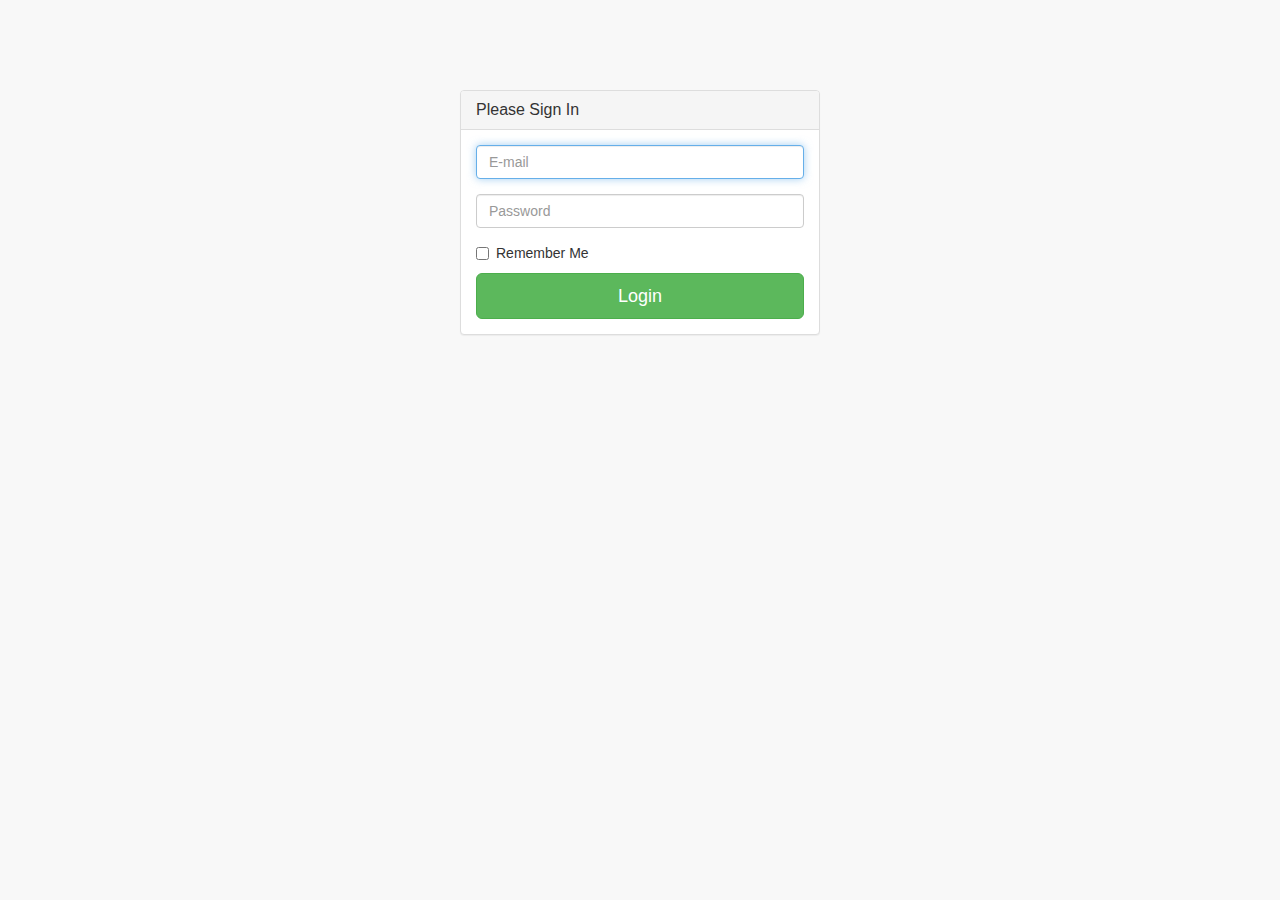
<file: web/lib/pages/login.html>
<!DOCTYPE html>
<html lang="en">

<head>

    <meta charset="utf-8">
    <meta http-equiv="X-UA-Compatible" content="IE=edge">
    <meta name="viewport" content="width=device-width, initial-scale=1">
    <meta name="description" content="">
    <meta name="author" content="">

    <title>SB Admin 2 - Bootstrap Admin Theme</title>

    <!-- Bootstrap Core CSS -->
    <link href="../vendor/bootstrap/css/bootstrap.min.css" rel="stylesheet">

    <!-- MetisMenu CSS -->
    <link href="../vendor/metisMenu/metisMenu.min.css" rel="stylesheet">

    <!-- Custom CSS -->
    <link href="../dist/css/sb-admin-2.css" rel="stylesheet">

    <!-- Custom Fonts -->
    <link href="../vendor/font-awesome/css/font-awesome.min.css" rel="stylesheet" type="text/css">

    <!-- HTML5 Shim and Respond.js IE8 support of HTML5 elements and media queries -->
    <!-- WARNING: Respond.js doesn't work if you view the page via file:// -->
    <!--[if lt IE 9]>
        <script src="https://oss.maxcdn.com/libs/html5shiv/3.7.0/html5shiv.js"></script>
        <script src="https://oss.maxcdn.com/libs/respond.js/1.4.2/respond.min.js"></script>
    <![endif]-->

</head>

<body>

    <div class="container">
        <div class="row">
            <div class="col-md-4 col-md-offset-4">
                <div class="login-panel panel panel-default">
                    <div class="panel-heading">
                        <h3 class="panel-title">Please Sign In</h3>
                    </div>
                    <div class="panel-body">
                        <form role="form">
                            <fieldset>
                                <div class="form-group">
                                    <input class="form-control" placeholder="E-mail" name="email" type="email" autofocus>
                                </div>
                                <div class="form-group">
                                    <input class="form-control" placeholder="Password" name="password" type="password" value="">
                                </div>
                                <div class="checkbox">
                                    <label>
                                        <input name="remember" type="checkbox" value="Remember Me">Remember Me
                                    </label>
                                </div>
                                <!-- Change this to a button or input when using this as a form -->
                                <a href="index.html" class="btn btn-lg btn-success btn-block">Login</a>
                            </fieldset>
                        </form>
                    </div>
                </div>
            </div>
        </div>
    </div>

    <!-- jQuery -->
    <script src="../vendor/jquery/jquery.min.js"></script>

    <!-- Bootstrap Core JavaScript -->
    <script src="../vendor/bootstrap/js/bootstrap.min.js"></script>

    <!-- Metis Menu Plugin JavaScript -->
    <script src="../vendor/metisMenu/metisMenu.min.js"></script>

    <!-- Custom Theme JavaScript -->
    <script src="../dist/js/sb-admin-2.js"></script>

</body>

</html>
</file>
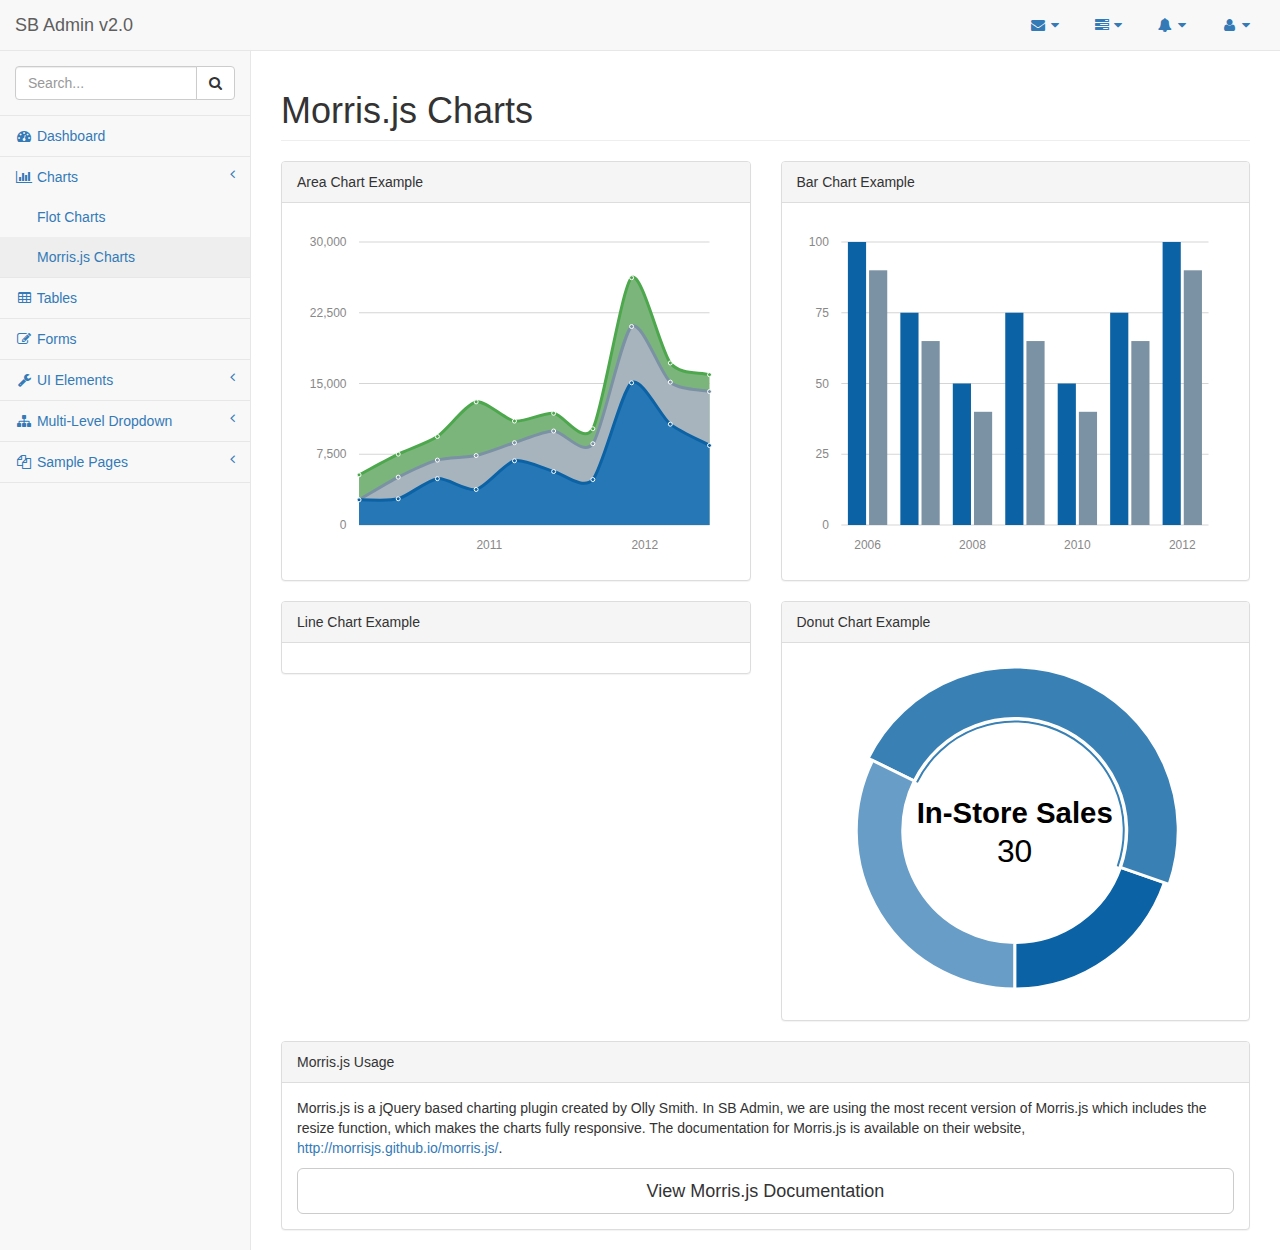
<file: web/lib/pages/morris.html>
<!DOCTYPE html>
<html lang="en">

<head>

    <meta charset="utf-8">
    <meta http-equiv="X-UA-Compatible" content="IE=edge">
    <meta name="viewport" content="width=device-width, initial-scale=1">
    <meta name="description" content="">
    <meta name="author" content="">

    <title>SB Admin 2 - Bootstrap Admin Theme</title>

    <!-- Bootstrap Core CSS -->
    <link href="../vendor/bootstrap/css/bootstrap.min.css" rel="stylesheet">

    <!-- MetisMenu CSS -->
    <link href="../vendor/metisMenu/metisMenu.min.css" rel="stylesheet">

    <!-- Custom CSS -->
    <link href="../dist/css/sb-admin-2.css" rel="stylesheet">

    <!-- Morris Charts CSS -->
    <link href="../vendor/morrisjs/morris.css" rel="stylesheet">

    <!-- Custom Fonts -->
    <link href="../vendor/font-awesome/css/font-awesome.min.css" rel="stylesheet" type="text/css">

    <!-- HTML5 Shim and Respond.js IE8 support of HTML5 elements and media queries -->
    <!-- WARNING: Respond.js doesn't work if you view the page via file:// -->
    <!--[if lt IE 9]>
        <script src="https://oss.maxcdn.com/libs/html5shiv/3.7.0/html5shiv.js"></script>
        <script src="https://oss.maxcdn.com/libs/respond.js/1.4.2/respond.min.js"></script>
    <![endif]-->

</head>

<body>

    <div id="wrapper">

        <!-- Navigation -->
        <nav class="navbar navbar-default navbar-static-top" role="navigation" style="margin-bottom: 0">
            <div class="navbar-header">
                <button type="button" class="navbar-toggle" data-toggle="collapse" data-target=".navbar-collapse">
                    <span class="sr-only">Toggle navigation</span>
                    <span class="icon-bar"></span>
                    <span class="icon-bar"></span>
                    <span class="icon-bar"></span>
                </button>
                <a class="navbar-brand" href="index.html">SB Admin v2.0</a>
            </div>
            <!-- /.navbar-header -->

            <ul class="nav navbar-top-links navbar-right">
                <li class="dropdown">
                    <a class="dropdown-toggle" data-toggle="dropdown" href="#">
                        <i class="fa fa-envelope fa-fw"></i> <i class="fa fa-caret-down"></i>
                    </a>
                    <ul class="dropdown-menu dropdown-messages">
                        <li>
                            <a href="#">
                                <div>
                                    <strong>John Smith</strong>
                                    <span class="pull-right text-muted">
                                        <em>Yesterday</em>
                                    </span>
                                </div>
                                <div>Lorem ipsum dolor sit amet, consectetur adipiscing elit. Pellentesque eleifend...</div>
                            </a>
                        </li>
                        <li class="divider"></li>
                        <li>
                            <a href="#">
                                <div>
                                    <strong>John Smith</strong>
                                    <span class="pull-right text-muted">
                                        <em>Yesterday</em>
                                    </span>
                                </div>
                                <div>Lorem ipsum dolor sit amet, consectetur adipiscing elit. Pellentesque eleifend...</div>
                            </a>
                        </li>
                        <li class="divider"></li>
                        <li>
                            <a href="#">
                                <div>
                                    <strong>John Smith</strong>
                                    <span class="pull-right text-muted">
                                        <em>Yesterday</em>
                                    </span>
                                </div>
                                <div>Lorem ipsum dolor sit amet, consectetur adipiscing elit. Pellentesque eleifend...</div>
                            </a>
                        </li>
                        <li class="divider"></li>
                        <li>
                            <a class="text-center" href="#">
                                <strong>Read All Messages</strong>
                                <i class="fa fa-angle-right"></i>
                            </a>
                        </li>
                    </ul>
                    <!-- /.dropdown-messages -->
                </li>
                <!-- /.dropdown -->
                <li class="dropdown">
                    <a class="dropdown-toggle" data-toggle="dropdown" href="#">
                        <i class="fa fa-tasks fa-fw"></i> <i class="fa fa-caret-down"></i>
                    </a>
                    <ul class="dropdown-menu dropdown-tasks">
                        <li>
                            <a href="#">
                                <div>
                                    <p>
                                        <strong>Task 1</strong>
                                        <span class="pull-right text-muted">40% Complete</span>
                                    </p>
                                    <div class="progress progress-striped active">
                                        <div class="progress-bar progress-bar-success" role="progressbar" aria-valuenow="40" aria-valuemin="0" aria-valuemax="100" style="width: 40%">
                                            <span class="sr-only">40% Complete (success)</span>
                                        </div>
                                    </div>
                                </div>
                            </a>
                        </li>
                        <li class="divider"></li>
                        <li>
                            <a href="#">
                                <div>
                                    <p>
                                        <strong>Task 2</strong>
                                        <span class="pull-right text-muted">20% Complete</span>
                                    </p>
                                    <div class="progress progress-striped active">
                                        <div class="progress-bar progress-bar-info" role="progressbar" aria-valuenow="20" aria-valuemin="0" aria-valuemax="100" style="width: 20%">
                                            <span class="sr-only">20% Complete</span>
                                        </div>
                                    </div>
                                </div>
                            </a>
                        </li>
                        <li class="divider"></li>
                        <li>
                            <a href="#">
                                <div>
                                    <p>
                                        <strong>Task 3</strong>
                                        <span class="pull-right text-muted">60% Complete</span>
                                    </p>
                                    <div class="progress progress-striped active">
                                        <div class="progress-bar progress-bar-warning" role="progressbar" aria-valuenow="60" aria-valuemin="0" aria-valuemax="100" style="width: 60%">
                                            <span class="sr-only">60% Complete (warning)</span>
                                        </div>
                                    </div>
                                </div>
                            </a>
                        </li>
                        <li class="divider"></li>
                        <li>
                            <a href="#">
                                <div>
                                    <p>
                                        <strong>Task 4</strong>
                                        <span class="pull-right text-muted">80% Complete</span>
                                    </p>
                                    <div class="progress progress-striped active">
                                        <div class="progress-bar progress-bar-danger" role="progressbar" aria-valuenow="80" aria-valuemin="0" aria-valuemax="100" style="width: 80%">
                                            <span class="sr-only">80% Complete (danger)</span>
                                        </div>
                                    </div>
                                </div>
                            </a>
                        </li>
                        <li class="divider"></li>
                        <li>
                            <a class="text-center" href="#">
                                <strong>See All Tasks</strong>
                                <i class="fa fa-angle-right"></i>
                            </a>
                        </li>
                    </ul>
                    <!-- /.dropdown-tasks -->
                </li>
                <!-- /.dropdown -->
                <li class="dropdown">
                    <a class="dropdown-toggle" data-toggle="dropdown" href="#">
                        <i class="fa fa-bell fa-fw"></i> <i class="fa fa-caret-down"></i>
                    </a>
                    <ul class="dropdown-menu dropdown-alerts">
                        <li>
                            <a href="#">
                                <div>
                                    <i class="fa fa-comment fa-fw"></i> New Comment
                                    <span class="pull-right text-muted small">4 minutes ago</span>
                                </div>
                            </a>
                        </li>
                        <li class="divider"></li>
                        <li>
                            <a href="#">
                                <div>
                                    <i class="fa fa-twitter fa-fw"></i> 3 New Followers
                                    <span class="pull-right text-muted small">12 minutes ago</span>
                                </div>
                            </a>
                        </li>
                        <li class="divider"></li>
                        <li>
                            <a href="#">
                                <div>
                                    <i class="fa fa-envelope fa-fw"></i> Message Sent
                                    <span class="pull-right text-muted small">4 minutes ago</span>
                                </div>
                            </a>
                        </li>
                        <li class="divider"></li>
                        <li>
                            <a href="#">
                                <div>
                                    <i class="fa fa-tasks fa-fw"></i> New Task
                                    <span class="pull-right text-muted small">4 minutes ago</span>
                                </div>
                            </a>
                        </li>
                        <li class="divider"></li>
                        <li>
                            <a href="#">
                                <div>
                                    <i class="fa fa-upload fa-fw"></i> Server Rebooted
                                    <span class="pull-right text-muted small">4 minutes ago</span>
                                </div>
                            </a>
                        </li>
                        <li class="divider"></li>
                        <li>
                            <a class="text-center" href="#">
                                <strong>See All Alerts</strong>
                                <i class="fa fa-angle-right"></i>
                            </a>
                        </li>
                    </ul>
                    <!-- /.dropdown-alerts -->
                </li>
                <!-- /.dropdown -->
                <li class="dropdown">
                    <a class="dropdown-toggle" data-toggle="dropdown" href="#">
                        <i class="fa fa-user fa-fw"></i> <i class="fa fa-caret-down"></i>
                    </a>
                    <ul class="dropdown-menu dropdown-user">
                        <li><a href="#"><i class="fa fa-user fa-fw"></i> User Profile</a>
                        </li>
                        <li><a href="#"><i class="fa fa-gear fa-fw"></i> Settings</a>
                        </li>
                        <li class="divider"></li>
                        <li><a href="login.html"><i class="fa fa-sign-out fa-fw"></i> Logout</a>
                        </li>
                    </ul>
                    <!-- /.dropdown-user -->
                </li>
                <!-- /.dropdown -->
            </ul>
            <!-- /.navbar-top-links -->

            <div class="navbar-default sidebar" role="navigation">
                <div class="sidebar-nav navbar-collapse">
                    <ul class="nav" id="side-menu">
                        <li class="sidebar-search">
                            <div class="input-group custom-search-form">
                                <input type="text" class="form-control" placeholder="Search...">
                                <span class="input-group-btn">
                                <button class="btn btn-default" type="button">
                                    <i class="fa fa-search"></i>
                                </button>
                            </span>
                            </div>
                            <!-- /input-group -->
                        </li>
                        <li>
                            <a href="index.html"><i class="fa fa-dashboard fa-fw"></i> Dashboard</a>
                        </li>
                        <li>
                            <a href="#"><i class="fa fa-bar-chart-o fa-fw"></i> Charts<span class="fa arrow"></span></a>
                            <ul class="nav nav-second-level">
                                <li>
                                    <a href="flot.html">Flot Charts</a>
                                </li>
                                <li>
                                    <a href="morris.html">Morris.js Charts</a>
                                </li>
                            </ul>
                            <!-- /.nav-second-level -->
                        </li>
                        <li>
                            <a href="tables.html"><i class="fa fa-table fa-fw"></i> Tables</a>
                        </li>
                        <li>
                            <a href="forms.html"><i class="fa fa-edit fa-fw"></i> Forms</a>
                        </li>
                        <li>
                            <a href="#"><i class="fa fa-wrench fa-fw"></i> UI Elements<span class="fa arrow"></span></a>
                            <ul class="nav nav-second-level">
                                <li>
                                    <a href="panels-wells.html">Panels and Wells</a>
                                </li>
                                <li>
                                    <a href="buttons.html">Buttons</a>
                                </li>
                                <li>
                                    <a href="notifications.html">Notifications</a>
                                </li>
                                <li>
                                    <a href="typography.html">Typography</a>
                                </li>
                                <li>
                                    <a href="icons.html"> Icons</a>
                                </li>
                                <li>
                                    <a href="grid.html">Grid</a>
                                </li>
                            </ul>
                            <!-- /.nav-second-level -->
                        </li>
                        <li>
                            <a href="#"><i class="fa fa-sitemap fa-fw"></i> Multi-Level Dropdown<span class="fa arrow"></span></a>
                            <ul class="nav nav-second-level">
                                <li>
                                    <a href="#">Second Level Item</a>
                                </li>
                                <li>
                                    <a href="#">Second Level Item</a>
                                </li>
                                <li>
                                    <a href="#">Third Level <span class="fa arrow"></span></a>
                                    <ul class="nav nav-third-level">
                                        <li>
                                            <a href="#">Third Level Item</a>
                                        </li>
                                        <li>
                                            <a href="#">Third Level Item</a>
                                        </li>
                                        <li>
                                            <a href="#">Third Level Item</a>
                                        </li>
                                        <li>
                                            <a href="#">Third Level Item</a>
                                        </li>
                                    </ul>
                                    <!-- /.nav-third-level -->
                                </li>
                            </ul>
                            <!-- /.nav-second-level -->
                        </li>
                        <li>
                            <a href="#"><i class="fa fa-files-o fa-fw"></i> Sample Pages<span class="fa arrow"></span></a>
                            <ul class="nav nav-second-level">
                                <li>
                                    <a href="blank.html">Blank Page</a>
                                </li>
                                <li>
                                    <a href="login.html">Login Page</a>
                                </li>
                            </ul>
                            <!-- /.nav-second-level -->
                        </li>
                    </ul>
                </div>
                <!-- /.sidebar-collapse -->
            </div>
            <!-- /.navbar-static-side -->
        </nav>

        <div id="page-wrapper">
            <div class="row">
                <div class="col-lg-12">
                    <h1 class="page-header">Morris.js Charts</h1>
                </div>
                <!-- /.col-lg-12 -->
            </div>
            <!-- /.row -->
            <div class="row">
                <div class="col-lg-6">
                    <div class="panel panel-default">
                        <div class="panel-heading">
                            Area Chart Example
                        </div>
                        <!-- /.panel-heading -->
                        <div class="panel-body">
                            <div id="morris-area-chart"></div>
                        </div>
                        <!-- /.panel-body -->
                    </div>
                    <!-- /.panel -->
                </div>
                <!-- /.col-lg-6 -->
                <div class="col-lg-6">
                    <div class="panel panel-default">
                        <div class="panel-heading">
                            Bar Chart Example
                        </div>
                        <!-- /.panel-heading -->
                        <div class="panel-body">
                            <div id="morris-bar-chart"></div>
                        </div>
                        <!-- /.panel-body -->
                    </div>
                    <!-- /.panel -->
                </div>
                <!-- /.col-lg-6 -->
                <div class="col-lg-6">
                    <div class="panel panel-default">
                        <div class="panel-heading">
                            Line Chart Example
                        </div>
                        <!-- /.panel-heading -->
                        <div class="panel-body">
                            <div id="morris-line-chart"></div>
                        </div>
                        <!-- /.panel-body -->
                    </div>
                    <!-- /.panel -->
                </div>
                <!-- /.col-lg-6 -->
                <div class="col-lg-6">
                    <div class="panel panel-default">
                        <div class="panel-heading">
                            Donut Chart Example
                        </div>
                        <!-- /.panel-heading -->
                        <div class="panel-body">
                            <div id="morris-donut-chart"></div>
                        </div>
                        <!-- /.panel-body -->
                    </div>
                    <!-- /.panel -->
                </div>
                <!-- /.col-lg-6 -->
                <div class="col-lg-12">
                    <div class="panel panel-default">
                        <div class="panel-heading">
                            Morris.js Usage
                        </div>
                        <!-- /.panel-heading -->
                        <div class="panel-body">
                            <p>Morris.js is a jQuery based charting plugin created by Olly Smith. In SB Admin, we are using the most recent version of Morris.js which includes the resize function, which makes the charts fully responsive. The documentation for Morris.js is available on their website, <a target="_blank" href="http://morrisjs.github.io/morris.js/">http://morrisjs.github.io/morris.js/</a>.</p>
                            <a target="_blank" class="btn btn-default btn-lg btn-block" href="http://morrisjs.github.io/morris.js/">View Morris.js Documentation</a>
                        </div>
                        <!-- /.panel-body -->
                    </div>
                    <!-- /.panel -->
                </div>
                <!-- /.col-lg-6 -->
            </div>
            <!-- /.row -->
        </div>
        <!-- /#page-wrapper -->

    </div>
    <!-- /#wrapper -->

    <!-- jQuery -->
    <script src="../vendor/jquery/jquery.min.js"></script>

    <!-- Bootstrap Core JavaScript -->
    <script src="../vendor/bootstrap/js/bootstrap.min.js"></script>

    <!-- Metis Menu Plugin JavaScript -->
    <script src="../vendor/metisMenu/metisMenu.min.js"></script>

    <!-- Morris Charts JavaScript -->
    <script src="../vendor/raphael/raphael.min.js"></script>
    <script src="../vendor/morrisjs/morris.min.js"></script>
    <script src="../data/morris-data.js"></script>

    <!-- Custom Theme JavaScript -->
    <script src="../dist/js/sb-admin-2.js"></script>

</body>

</html>
</file>
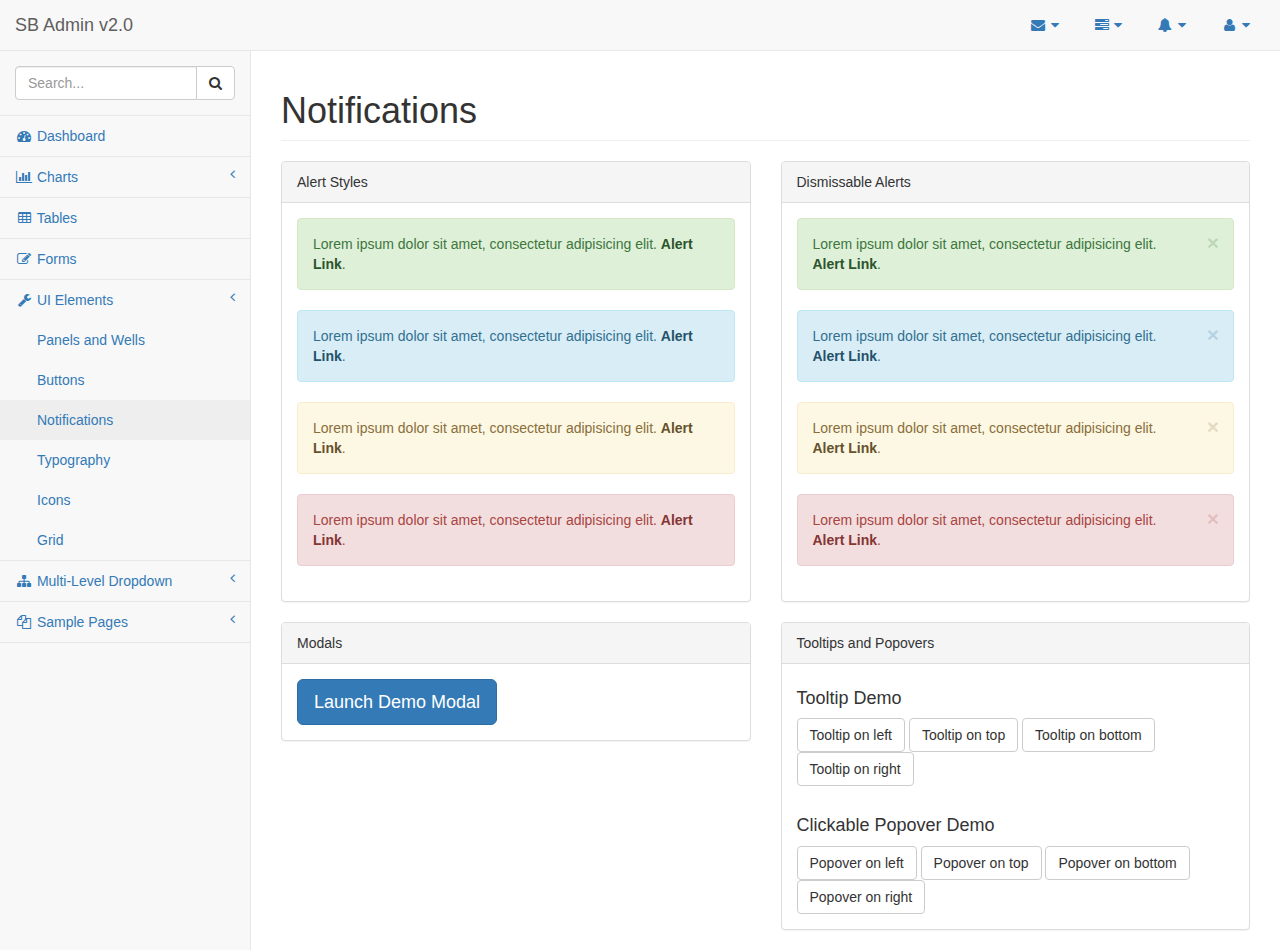
<file: web/lib/pages/notifications.html>
<!DOCTYPE html>
<html lang="en">

<head>

    <meta charset="utf-8">
    <meta http-equiv="X-UA-Compatible" content="IE=edge">
    <meta name="viewport" content="width=device-width, initial-scale=1">
    <meta name="description" content="">
    <meta name="author" content="">

    <title>SB Admin 2 - Bootstrap Admin Theme</title>

    <!-- Bootstrap Core CSS -->
    <link href="../vendor/bootstrap/css/bootstrap.min.css" rel="stylesheet">

    <!-- MetisMenu CSS -->
    <link href="../vendor/metisMenu/metisMenu.min.css" rel="stylesheet">

    <!-- Custom CSS -->
    <link href="../dist/css/sb-admin-2.css" rel="stylesheet">

    <!-- Custom Fonts -->
    <link href="../vendor/font-awesome/css/font-awesome.min.css" rel="stylesheet" type="text/css">

    <!-- HTML5 Shim and Respond.js IE8 support of HTML5 elements and media queries -->
    <!-- WARNING: Respond.js doesn't work if you view the page via file:// -->
    <!--[if lt IE 9]>
        <script src="https://oss.maxcdn.com/libs/html5shiv/3.7.0/html5shiv.js"></script>
        <script src="https://oss.maxcdn.com/libs/respond.js/1.4.2/respond.min.js"></script>
    <![endif]-->

</head>

<body>

    <div id="wrapper">

        <!-- Navigation -->
        <nav class="navbar navbar-default navbar-static-top" role="navigation" style="margin-bottom: 0">
            <div class="navbar-header">
                <button type="button" class="navbar-toggle" data-toggle="collapse" data-target=".navbar-collapse">
                    <span class="sr-only">Toggle navigation</span>
                    <span class="icon-bar"></span>
                    <span class="icon-bar"></span>
                    <span class="icon-bar"></span>
                </button>
                <a class="navbar-brand" href="index.html">SB Admin v2.0</a>
            </div>
            <!-- /.navbar-header -->

            <ul class="nav navbar-top-links navbar-right">
                <li class="dropdown">
                    <a class="dropdown-toggle" data-toggle="dropdown" href="#">
                        <i class="fa fa-envelope fa-fw"></i> <i class="fa fa-caret-down"></i>
                    </a>
                    <ul class="dropdown-menu dropdown-messages">
                        <li>
                            <a href="#">
                                <div>
                                    <strong>John Smith</strong>
                                    <span class="pull-right text-muted">
                                        <em>Yesterday</em>
                                    </span>
                                </div>
                                <div>Lorem ipsum dolor sit amet, consectetur adipiscing elit. Pellentesque eleifend...</div>
                            </a>
                        </li>
                        <li class="divider"></li>
                        <li>
                            <a href="#">
                                <div>
                                    <strong>John Smith</strong>
                                    <span class="pull-right text-muted">
                                        <em>Yesterday</em>
                                    </span>
                                </div>
                                <div>Lorem ipsum dolor sit amet, consectetur adipiscing elit. Pellentesque eleifend...</div>
                            </a>
                        </li>
                        <li class="divider"></li>
                        <li>
                            <a href="#">
                                <div>
                                    <strong>John Smith</strong>
                                    <span class="pull-right text-muted">
                                        <em>Yesterday</em>
                                    </span>
                                </div>
                                <div>Lorem ipsum dolor sit amet, consectetur adipiscing elit. Pellentesque eleifend...</div>
                            </a>
                        </li>
                        <li class="divider"></li>
                        <li>
                            <a class="text-center" href="#">
                                <strong>Read All Messages</strong>
                                <i class="fa fa-angle-right"></i>
                            </a>
                        </li>
                    </ul>
                    <!-- /.dropdown-messages -->
                </li>
                <!-- /.dropdown -->
                <li class="dropdown">
                    <a class="dropdown-toggle" data-toggle="dropdown" href="#">
                        <i class="fa fa-tasks fa-fw"></i> <i class="fa fa-caret-down"></i>
                    </a>
                    <ul class="dropdown-menu dropdown-tasks">
                        <li>
                            <a href="#">
                                <div>
                                    <p>
                                        <strong>Task 1</strong>
                                        <span class="pull-right text-muted">40% Complete</span>
                                    </p>
                                    <div class="progress progress-striped active">
                                        <div class="progress-bar progress-bar-success" role="progressbar" aria-valuenow="40" aria-valuemin="0" aria-valuemax="100" style="width: 40%">
                                            <span class="sr-only">40% Complete (success)</span>
                                        </div>
                                    </div>
                                </div>
                            </a>
                        </li>
                        <li class="divider"></li>
                        <li>
                            <a href="#">
                                <div>
                                    <p>
                                        <strong>Task 2</strong>
                                        <span class="pull-right text-muted">20% Complete</span>
                                    </p>
                                    <div class="progress progress-striped active">
                                        <div class="progress-bar progress-bar-info" role="progressbar" aria-valuenow="20" aria-valuemin="0" aria-valuemax="100" style="width: 20%">
                                            <span class="sr-only">20% Complete</span>
                                        </div>
                                    </div>
                                </div>
                            </a>
                        </li>
                        <li class="divider"></li>
                        <li>
                            <a href="#">
                                <div>
                                    <p>
                                        <strong>Task 3</strong>
                                        <span class="pull-right text-muted">60% Complete</span>
                                    </p>
                                    <div class="progress progress-striped active">
                                        <div class="progress-bar progress-bar-warning" role="progressbar" aria-valuenow="60" aria-valuemin="0" aria-valuemax="100" style="width: 60%">
                                            <span class="sr-only">60% Complete (warning)</span>
                                        </div>
                                    </div>
                                </div>
                            </a>
                        </li>
                        <li class="divider"></li>
                        <li>
                            <a href="#">
                                <div>
                                    <p>
                                        <strong>Task 4</strong>
                                        <span class="pull-right text-muted">80% Complete</span>
                                    </p>
                                    <div class="progress progress-striped active">
                                        <div class="progress-bar progress-bar-danger" role="progressbar" aria-valuenow="80" aria-valuemin="0" aria-valuemax="100" style="width: 80%">
                                            <span class="sr-only">80% Complete (danger)</span>
                                        </div>
                                    </div>
                                </div>
                            </a>
                        </li>
                        <li class="divider"></li>
                        <li>
                            <a class="text-center" href="#">
                                <strong>See All Tasks</strong>
                                <i class="fa fa-angle-right"></i>
                            </a>
                        </li>
                    </ul>
                    <!-- /.dropdown-tasks -->
                </li>
                <!-- /.dropdown -->
                <li class="dropdown">
                    <a class="dropdown-toggle" data-toggle="dropdown" href="#">
                        <i class="fa fa-bell fa-fw"></i> <i class="fa fa-caret-down"></i>
                    </a>
                    <ul class="dropdown-menu dropdown-alerts">
                        <li>
                            <a href="#">
                                <div>
                                    <i class="fa fa-comment fa-fw"></i> New Comment
                                    <span class="pull-right text-muted small">4 minutes ago</span>
                                </div>
                            </a>
                        </li>
                        <li class="divider"></li>
                        <li>
                            <a href="#">
                                <div>
                                    <i class="fa fa-twitter fa-fw"></i> 3 New Followers
                                    <span class="pull-right text-muted small">12 minutes ago</span>
                                </div>
                            </a>
                        </li>
                        <li class="divider"></li>
                        <li>
                            <a href="#">
                                <div>
                                    <i class="fa fa-envelope fa-fw"></i> Message Sent
                                    <span class="pull-right text-muted small">4 minutes ago</span>
                                </div>
                            </a>
                        </li>
                        <li class="divider"></li>
                        <li>
                            <a href="#">
                                <div>
                                    <i class="fa fa-tasks fa-fw"></i> New Task
                                    <span class="pull-right text-muted small">4 minutes ago</span>
                                </div>
                            </a>
                        </li>
                        <li class="divider"></li>
                        <li>
                            <a href="#">
                                <div>
                                    <i class="fa fa-upload fa-fw"></i> Server Rebooted
                                    <span class="pull-right text-muted small">4 minutes ago</span>
                                </div>
                            </a>
                        </li>
                        <li class="divider"></li>
                        <li>
                            <a class="text-center" href="#">
                                <strong>See All Alerts</strong>
                                <i class="fa fa-angle-right"></i>
                            </a>
                        </li>
                    </ul>
                    <!-- /.dropdown-alerts -->
                </li>
                <!-- /.dropdown -->
                <li class="dropdown">
                    <a class="dropdown-toggle" data-toggle="dropdown" href="#">
                        <i class="fa fa-user fa-fw"></i> <i class="fa fa-caret-down"></i>
                    </a>
                    <ul class="dropdown-menu dropdown-user">
                        <li><a href="#"><i class="fa fa-user fa-fw"></i> User Profile</a>
                        </li>
                        <li><a href="#"><i class="fa fa-gear fa-fw"></i> Settings</a>
                        </li>
                        <li class="divider"></li>
                        <li><a href="login.html"><i class="fa fa-sign-out fa-fw"></i> Logout</a>
                        </li>
                    </ul>
                    <!-- /.dropdown-user -->
                </li>
                <!-- /.dropdown -->
            </ul>
            <!-- /.navbar-top-links -->

            <div class="navbar-default sidebar" role="navigation">
                <div class="sidebar-nav navbar-collapse">
                    <ul class="nav" id="side-menu">
                        <li class="sidebar-search">
                            <div class="input-group custom-search-form">
                                <input type="text" class="form-control" placeholder="Search...">
                                <span class="input-group-btn">
                                <button class="btn btn-default" type="button">
                                    <i class="fa fa-search"></i>
                                </button>
                            </span>
                            </div>
                            <!-- /input-group -->
                        </li>
                        <li>
                            <a href="index.html"><i class="fa fa-dashboard fa-fw"></i> Dashboard</a>
                        </li>
                        <li>
                            <a href="#"><i class="fa fa-bar-chart-o fa-fw"></i> Charts<span class="fa arrow"></span></a>
                            <ul class="nav nav-second-level">
                                <li>
                                    <a href="flot.html">Flot Charts</a>
                                </li>
                                <li>
                                    <a href="morris.html">Morris.js Charts</a>
                                </li>
                            </ul>
                            <!-- /.nav-second-level -->
                        </li>
                        <li>
                            <a href="tables.html"><i class="fa fa-table fa-fw"></i> Tables</a>
                        </li>
                        <li>
                            <a href="forms.html"><i class="fa fa-edit fa-fw"></i> Forms</a>
                        </li>
                        <li>
                            <a href="#"><i class="fa fa-wrench fa-fw"></i> UI Elements<span class="fa arrow"></span></a>
                            <ul class="nav nav-second-level">
                                <li>
                                    <a href="panels-wells.html">Panels and Wells</a>
                                </li>
                                <li>
                                    <a href="buttons.html">Buttons</a>
                                </li>
                                <li>
                                    <a href="notifications.html">Notifications</a>
                                </li>
                                <li>
                                    <a href="typography.html">Typography</a>
                                </li>
                                <li>
                                    <a href="icons.html"> Icons</a>
                                </li>
                                <li>
                                    <a href="grid.html">Grid</a>
                                </li>
                            </ul>
                            <!-- /.nav-second-level -->
                        </li>
                        <li>
                            <a href="#"><i class="fa fa-sitemap fa-fw"></i> Multi-Level Dropdown<span class="fa arrow"></span></a>
                            <ul class="nav nav-second-level">
                                <li>
                                    <a href="#">Second Level Item</a>
                                </li>
                                <li>
                                    <a href="#">Second Level Item</a>
                                </li>
                                <li>
                                    <a href="#">Third Level <span class="fa arrow"></span></a>
                                    <ul class="nav nav-third-level">
                                        <li>
                                            <a href="#">Third Level Item</a>
                                        </li>
                                        <li>
                                            <a href="#">Third Level Item</a>
                                        </li>
                                        <li>
                                            <a href="#">Third Level Item</a>
                                        </li>
                                        <li>
                                            <a href="#">Third Level Item</a>
                                        </li>
                                    </ul>
                                    <!-- /.nav-third-level -->
                                </li>
                            </ul>
                            <!-- /.nav-second-level -->
                        </li>
                        <li>
                            <a href="#"><i class="fa fa-files-o fa-fw"></i> Sample Pages<span class="fa arrow"></span></a>
                            <ul class="nav nav-second-level">
                                <li>
                                    <a href="blank.html">Blank Page</a>
                                </li>
                                <li>
                                    <a href="login.html">Login Page</a>
                                </li>
                            </ul>
                            <!-- /.nav-second-level -->
                        </li>
                    </ul>
                </div>
                <!-- /.sidebar-collapse -->
            </div>
            <!-- /.navbar-static-side -->
        </nav>

        <div id="page-wrapper">
            <div class="row">
                <div class="col-lg-12">
                    <h1 class="page-header">Notifications</h1>
                </div>
                <!-- /.col-lg-12 -->
            </div>
            <!-- /.row -->
            <div class="row">
                <div class="col-lg-6">
                    <div class="panel panel-default">
                        <div class="panel-heading">
                            Alert Styles
                        </div>
                        <!-- /.panel-heading -->
                        <div class="panel-body">
                            <div class="alert alert-success">
                                Lorem ipsum dolor sit amet, consectetur adipisicing elit. <a href="#" class="alert-link">Alert Link</a>.
                            </div>
                            <div class="alert alert-info">
                                Lorem ipsum dolor sit amet, consectetur adipisicing elit. <a href="#" class="alert-link">Alert Link</a>.
                            </div>
                            <div class="alert alert-warning">
                                Lorem ipsum dolor sit amet, consectetur adipisicing elit. <a href="#" class="alert-link">Alert Link</a>.
                            </div>
                            <div class="alert alert-danger">
                                Lorem ipsum dolor sit amet, consectetur adipisicing elit. <a href="#" class="alert-link">Alert Link</a>.
                            </div>
                        </div>
                        <!-- .panel-body -->
                    </div>
                    <!-- /.panel -->
                </div>
                <!-- /.col-lg-6 -->
                <div class="col-lg-6">
                    <div class="panel panel-default">
                        <div class="panel-heading">
                            Dismissable Alerts
                        </div>
                        <!-- /.panel-heading -->
                        <div class="panel-body">
                            <div class="alert alert-success alert-dismissable">
                                <button type="button" class="close" data-dismiss="alert" aria-hidden="true">&times;</button>
                                Lorem ipsum dolor sit amet, consectetur adipisicing elit. <a href="#" class="alert-link">Alert Link</a>.
                            </div>
                            <div class="alert alert-info alert-dismissable">
                                <button type="button" class="close" data-dismiss="alert" aria-hidden="true">&times;</button>
                                Lorem ipsum dolor sit amet, consectetur adipisicing elit. <a href="#" class="alert-link">Alert Link</a>.
                            </div>
                            <div class="alert alert-warning alert-dismissable">
                                <button type="button" class="close" data-dismiss="alert" aria-hidden="true">&times;</button>
                                Lorem ipsum dolor sit amet, consectetur adipisicing elit. <a href="#" class="alert-link">Alert Link</a>.
                            </div>
                            <div class="alert alert-danger alert-dismissable">
                                <button type="button" class="close" data-dismiss="alert" aria-hidden="true">&times;</button>
                                Lorem ipsum dolor sit amet, consectetur adipisicing elit. <a href="#" class="alert-link">Alert Link</a>.
                            </div>
                        </div>
                        <!-- .panel-body -->
                    </div>
                    <!-- /.panel -->
                </div>
                <!-- /.col-lg-6 -->
            </div>
            <!-- /.row -->
            <div class="row">
                <div class="col-lg-6">
                    <div class="panel panel-default">
                        <div class="panel-heading">
                            Modals
                        </div>
                        <!-- /.panel-heading -->
                        <div class="panel-body">
                            <!-- Button trigger modal -->
                            <button class="btn btn-primary btn-lg" data-toggle="modal" data-target="#myModal">
                                Launch Demo Modal
                            </button>
                            <!-- Modal -->
                            <div class="modal fade" id="myModal" tabindex="-1" role="dialog" aria-labelledby="myModalLabel" aria-hidden="true">
                                <div class="modal-dialog">
                                    <div class="modal-content">
                                        <div class="modal-header">
                                            <button type="button" class="close" data-dismiss="modal" aria-hidden="true">&times;</button>
                                            <h4 class="modal-title" id="myModalLabel">Modal title</h4>
                                        </div>
                                        <div class="modal-body">
                                            Lorem ipsum dolor sit amet, consectetur adipisicing elit, sed do eiusmod tempor incididunt ut labore et dolore magna aliqua. Ut enim ad minim veniam, quis nostrud exercitation ullamco laboris nisi ut aliquip ex ea commodo consequat. Duis aute irure dolor in reprehenderit in voluptate velit esse cillum dolore eu fugiat nulla pariatur. Excepteur sint occaecat cupidatat non proident, sunt in culpa qui officia deserunt mollit anim id est laborum.
                                        </div>
                                        <div class="modal-footer">
                                            <button type="button" class="btn btn-default" data-dismiss="modal">Close</button>
                                            <button type="button" class="btn btn-primary">Save changes</button>
                                        </div>
                                    </div>
                                    <!-- /.modal-content -->
                                </div>
                                <!-- /.modal-dialog -->
                            </div>
                            <!-- /.modal -->
                        </div>
                        <!-- .panel-body -->
                    </div>
                    <!-- /.panel -->
                </div>
                <!-- /.col-lg-6 -->
                <div class="col-lg-6">
                    <div class="panel panel-default">
                        <div class="panel-heading">
                            Tooltips and Popovers
                        </div>
                        <!-- /.panel-heading -->
                        <div class="panel-body">
                            <h4>Tooltip Demo</h4>
                            <div class="tooltip-demo">
                                <button type="button" class="btn btn-default" data-toggle="tooltip" data-placement="left" title="Tooltip on left">Tooltip on left</button>
                                <button type="button" class="btn btn-default" data-toggle="tooltip" data-placement="top" title="Tooltip on top">Tooltip on top</button>
                                <button type="button" class="btn btn-default" data-toggle="tooltip" data-placement="bottom" title="Tooltip on bottom">Tooltip on bottom</button>
                                <button type="button" class="btn btn-default" data-toggle="tooltip" data-placement="right" title="Tooltip on right">Tooltip on right</button>
                            </div>
                            <br>
                            <h4>Clickable Popover Demo</h4>
                            <div class="tooltip-demo">
                                <button type="button" class="btn btn-default" data-container="body" data-toggle="popover" data-placement="left" data-content="Vivamus sagittis lacus vel augue laoreet rutrum faucibus.">
                                    Popover on left
                                </button>
                                <button type="button" class="btn btn-default" data-container="body" data-toggle="popover" data-placement="top" data-content="Vivamus sagittis lacus vel augue laoreet rutrum faucibus.">
                                    Popover on top
                                </button>
                                <button type="button" class="btn btn-default" data-container="body" data-toggle="popover" data-placement="bottom" data-content="Vivamus sagittis lacus vel augue laoreet rutrum faucibus.">
                                    Popover on bottom
                                </button>
                                <button type="button" class="btn btn-default" data-container="body" data-toggle="popover" data-placement="right" data-content="Vivamus sagittis lacus vel augue laoreet rutrum faucibus.">
                                    Popover on right
                                </button>
                            </div>
                        </div>
                        <!-- .panel-body -->
                    </div>
                    <!-- /.panel -->
                </div>
                <!-- /.col-lg-6 -->
            </div>
            <!-- /.row -->
        </div>
        <!-- /#page-wrapper -->

    </div>
    <!-- /#wrapper -->

    <!-- jQuery -->
    <script src="../vendor/jquery/jquery.min.js"></script>

    <!-- Bootstrap Core JavaScript -->
    <script src="../vendor/bootstrap/js/bootstrap.min.js"></script>

    <!-- Metis Menu Plugin JavaScript -->
    <script src="../vendor/metisMenu/metisMenu.min.js"></script>

    <!-- Custom Theme JavaScript -->
    <script src="../dist/js/sb-admin-2.js"></script>

    <!-- Page-Level Demo Scripts - Notifications - Use for reference -->
    <script>
    // tooltip demo
    $('.tooltip-demo').tooltip({
        selector: "[data-toggle=tooltip]",
        container: "body"
    })
    // popover demo
    $("[data-toggle=popover]")
        .popover()
    </script>

</body>

</html>
</file>
<file: web/lib/vendor/morrisjs/morris.css>
.morris-hover{position:absolute;z-index:1000}.morris-hover.morris-default-style{border-radius:10px;padding:6px;color:#666;background:rgba(255,255,255,0.8);border:solid 2px rgba(230,230,230,0.8);font-family:sans-serif;font-size:12px;text-align:center}.morris-hover.morris-default-style .morris-hover-row-label{font-weight:bold;margin:0.25em 0}
.morris-hover.morris-default-style .morris-hover-point{white-space:nowrap;margin:0.1em 0}
</file>
<file: web/lib/vendor/metisMenu/metisMenu.min.css>
/*
 * metismenu - v1.1.3
 * Easy menu jQuery plugin for Twitter Bootstrap 3
 * https://github.com/onokumus/metisMenu
 *
 * Made by Osman Nuri Okumus
 * Under MIT License
 */

.arrow{float:right;line-height:1.42857}.glyphicon.arrow:before{content:"\e079"}.active>a>.glyphicon.arrow:before{content:"\e114"}.fa.arrow:before{content:"\f104"}.active>a>.fa.arrow:before{content:"\f107"}.plus-times{float:right}.fa.plus-times:before{content:"\f067"}.active>a>.fa.plus-times{filter:progid:DXImageTransform.Microsoft.BasicImage(rotation=1);-webkit-transform:rotate(45deg);-moz-transform:rotate(45deg);-ms-transform:rotate(45deg);-o-transform:rotate(45deg);transform:rotate(45deg)}.plus-minus{float:right}.fa.plus-minus:before{content:"\f067"}.active>a>.fa.plus-minus:before{content:"\f068"}
</file>
<file: web/lib/dist/css/sb-admin-2.css>
/*!
 * Start Bootstrap - SB Admin 2 v3.3.7+1 (http://startbootstrap.com/template-overviews/sb-admin-2)
 * Copyright 2013-2016 Start Bootstrap
 * Licensed under MIT (https://github.com/BlackrockDigital/startbootstrap/blob/gh-pages/LICENSE)
 */
body {
  background-color: #f8f8f8;
}
#wrapper {
  width: 100%;
}
#page-wrapper {
  padding: 0 15px;
  min-height: 568px;
  background-color: white;
}
@media (min-width: 768px) {
  #page-wrapper {
    position: inherit;
    margin: 0 0 0 250px;
    padding: 0 30px;
    border-left: 1px solid #e7e7e7;
  }
}
.navbar-top-links {
  margin-right: 0;
}
.navbar-top-links li {
  display: inline-block;
}
.navbar-top-links li:last-child {
  margin-right: 15px;
}
.navbar-top-links li a {
  padding: 15px;
  min-height: 50px;
}
.navbar-top-links .dropdown-menu li {
  display: block;
}
.navbar-top-links .dropdown-menu li:last-child {
  margin-right: 0;
}
.navbar-top-links .dropdown-menu li a {
  padding: 3px 20px;
  min-height: 0;
}
.navbar-top-links .dropdown-menu li a div {
  white-space: normal;
}
.navbar-top-links .dropdown-messages,
.navbar-top-links .dropdown-tasks,
.navbar-top-links .dropdown-alerts {
  width: 310px;
  min-width: 0;
}
.navbar-top-links .dropdown-messages {
  margin-left: 5px;
}
.navbar-top-links .dropdown-tasks {
  margin-left: -59px;
}
.navbar-top-links .dropdown-alerts {
  margin-left: -123px;
}
.navbar-top-links .dropdown-user {
  right: 0;
  left: auto;
}
.sidebar .sidebar-nav.navbar-collapse {
  padding-left: 0;
  padding-right: 0;
}
.sidebar .sidebar-search {
  padding: 15px;
}
.sidebar ul li {
  border-bottom: 1px solid #e7e7e7;
}
.sidebar ul li a.active {
  background-color: #eeeeee;
}
.sidebar .arrow {
  float: right;
}
.sidebar .fa.arrow:before {
  content: "\f104";
}
.sidebar .active > a > .fa.arrow:before {
  content: "\f107";
}
.sidebar .nav-second-level li,
.sidebar .nav-third-level li {
  border-bottom: none !important;
}
.sidebar .nav-second-level li a {
  padding-left: 37px;
}
.sidebar .nav-third-level li a {
  padding-left: 52px;
}
@media (min-width: 768px) {
  .sidebar {
    z-index: 1;
    position: absolute;
    width: 250px;
    margin-top: 51px;
  }
  .navbar-top-links .dropdown-messages,
  .navbar-top-links .dropdown-tasks,
  .navbar-top-links .dropdown-alerts {
    margin-left: auto;
  }
}
.btn-outline {
  color: inherit;
  background-color: transparent;
  transition: all .5s;
}
.btn-primary.btn-outline {
  color: #428bca;
}
.btn-success.btn-outline {
  color: #5cb85c;
}
.btn-info.btn-outline {
  color: #5bc0de;
}
.btn-warning.btn-outline {
  color: #f0ad4e;
}
.btn-danger.btn-outline {
  color: #d9534f;
}
.btn-primary.btn-outline:hover,
.btn-success.btn-outline:hover,
.btn-info.btn-outline:hover,
.btn-warning.btn-outline:hover,
.btn-danger.btn-outline:hover {
  color: white;
}
.chat {
  margin: 0;
  padding: 0;
  list-style: none;
}
.chat li {
  margin-bottom: 10px;
  padding-bottom: 5px;
  border-bottom: 1px dotted #999999;
}
.chat li.left .chat-body {
  margin-left: 60px;
}
.chat li.right .chat-body {
  margin-right: 60px;
}
.chat li .chat-body p {
  margin: 0;
}
.panel .slidedown .glyphicon,
.chat .glyphicon {
  margin-right: 5px;
}
.chat-panel .panel-body {
  height: 350px;
  overflow-y: scroll;
}
.login-panel {
  margin-top: 25%;
}
.flot-chart {
  display: block;
  height: 400px;
}
.flot-chart-content {
  width: 100%;
  height: 100%;
}
table.dataTable thead .sorting,
table.dataTable thead .sorting_asc,
table.dataTable thead .sorting_desc,
table.dataTable thead .sorting_asc_disabled,
table.dataTable thead .sorting_desc_disabled {
  background: transparent;
}
table.dataTable thead .sorting_asc:after {
  content: "\f0de";
  float: right;
  font-family: fontawesome;
}
table.dataTable thead .sorting_desc:after {
  content: "\f0dd";
  float: right;
  font-family: fontawesome;
}
table.dataTable thead .sorting:after {
  content: "\f0dc";
  float: right;
  font-family: fontawesome;
  color: rgba(50, 50, 50, 0.5);
}
.btn-circle {
  width: 30px;
  height: 30px;
  padding: 6px 0;
  border-radius: 15px;
  text-align: center;
  font-size: 12px;
  line-height: 1.428571429;
}
.btn-circle.btn-lg {
  width: 50px;
  height: 50px;
  padding: 10px 16px;
  border-radius: 25px;
  font-size: 18px;
  line-height: 1.33;
}
.btn-circle.btn-xl {
  width: 70px;
  height: 70px;
  padding: 10px 16px;
  border-radius: 35px;
  font-size: 24px;
  line-height: 1.33;
}
.show-grid [class^="col-"] {
  padding-top: 10px;
  padding-bottom: 10px;
  border: 1px solid #ddd;
  background-color: #eee !important;
}
.show-grid {
  margin: 15px 0;
}
.huge {
  font-size: 40px;
}
.panel-green {
  border-color: #5cb85c;
}
.panel-green > .panel-heading {
  border-color: #5cb85c;
  color: white;
  background-color: #5cb85c;
}
.panel-green > a {
  color: #5cb85c;
}
.panel-green > a:hover {
  color: #3d8b3d;
}
.panel-red {
  border-color: #d9534f;
}
.panel-red > .panel-heading {
  border-color: #d9534f;
  color: white;
  background-color: #d9534f;
}
.panel-red > a {
  color: #d9534f;
}
.panel-red > a:hover {
  color: #b52b27;
}
.panel-yellow {
  border-color: #f0ad4e;
}
.panel-yellow > .panel-heading {
  border-color: #f0ad4e;
  color: white;
  background-color: #f0ad4e;
}
.panel-yellow > a {
  color: #f0ad4e;
}
.panel-yellow > a:hover {
  color: #df8a13;
}
.timeline {
  position: relative;
  padding: 20px 0 20px;
  list-style: none;
}
.timeline:before {
  content: " ";
  position: absolute;
  top: 0;
  bottom: 0;
  left: 50%;
  width: 3px;
  margin-left: -1.5px;
  background-color: #eeeeee;
}
.timeline > li {
  position: relative;
  margin-bottom: 20px;
}
.timeline > li:before,
.timeline > li:after {
  content: " ";
  display: table;
}
.timeline > li:after {
  clear: both;
}
.timeline > li:before,
.timeline > li:after {
  content: " ";
  display: table;
}
.timeline > li:after {
  clear: both;
}
.timeline > li > .timeline-panel {
  float: left;
  position: relative;
  width: 46%;
  padding: 20px;
  border: 1px solid #d4d4d4;
  border-radius: 2px;
  -webkit-box-shadow: 0 1px 6px rgba(0, 0, 0, 0.175);
  box-shadow: 0 1px 6px rgba(0, 0, 0, 0.175);
}
.timeline > li > .timeline-panel:before {
  content: " ";
  display: inline-block;
  position: absolute;
  top: 26px;
  right: -15px;
  border-top: 15px solid transparent;
  border-right: 0 solid #ccc;
  border-bottom: 15px solid transparent;
  border-left: 15px solid #ccc;
}
.timeline > li > .timeline-panel:after {
  content: " ";
  display: inline-block;
  position: absolute;
  top: 27px;
  right: -14px;
  border-top: 14px solid transparent;
  border-right: 0 solid #fff;
  border-bottom: 14px solid transparent;
  border-left: 14px solid #fff;
}
.timeline > li > .timeline-badge {
  z-index: 100;
  position: absolute;
  top: 16px;
  left: 50%;
  width: 50px;
  height: 50px;
  margin-left: -25px;
  border-radius: 50% 50% 50% 50%;
  text-align: center;
  font-size: 1.4em;
  line-height: 50px;
  color: #fff;
  background-color: #999999;
}
.timeline > li.timeline-inverted > .timeline-panel {
  float: right;
}
.timeline > li.timeline-inverted > .timeline-panel:before {
  right: auto;
  left: -15px;
  border-right-width: 15px;
  border-left-width: 0;
}
.timeline > li.timeline-inverted > .timeline-panel:after {
  right: auto;
  left: -14px;
  border-right-width: 14px;
  border-left-width: 0;
}
.timeline-badge.primary {
  background-color: #2e6da4 !important;
}
.timeline-badge.success {
  background-color: #3f903f !important;
}
.timeline-badge.warning {
  background-color: #f0ad4e !important;
}
.timeline-badge.danger {
  background-color: #d9534f !important;
}
.timeline-badge.info {
  background-color: #5bc0de !important;
}
.timeline-title {
  margin-top: 0;
  color: inherit;
}
.timeline-body > p,
.timeline-body > ul {
  margin-bottom: 0;
}
.timeline-body > p + p {
  margin-top: 5px;
}
@media (max-width: 767px) {
  ul.timeline:before {
    left: 40px;
  }
  ul.timeline > li > .timeline-panel {
    width: calc(10%);
    width: -moz-calc(10%);
    width: -webkit-calc(10%);
  }
  ul.timeline > li > .timeline-badge {
    top: 16px;
    left: 15px;
    margin-left: 0;
  }
  ul.timeline > li > .timeline-panel {
    float: right;
  }
  ul.timeline > li > .timeline-panel:before {
    right: auto;
    left: -15px;
    border-right-width: 15px;
    border-left-width: 0;
  }
  ul.timeline > li > .timeline-panel:after {
    right: auto;
    left: -14px;
    border-right-width: 14px;
    border-left-width: 0;
  }
}
</file>
